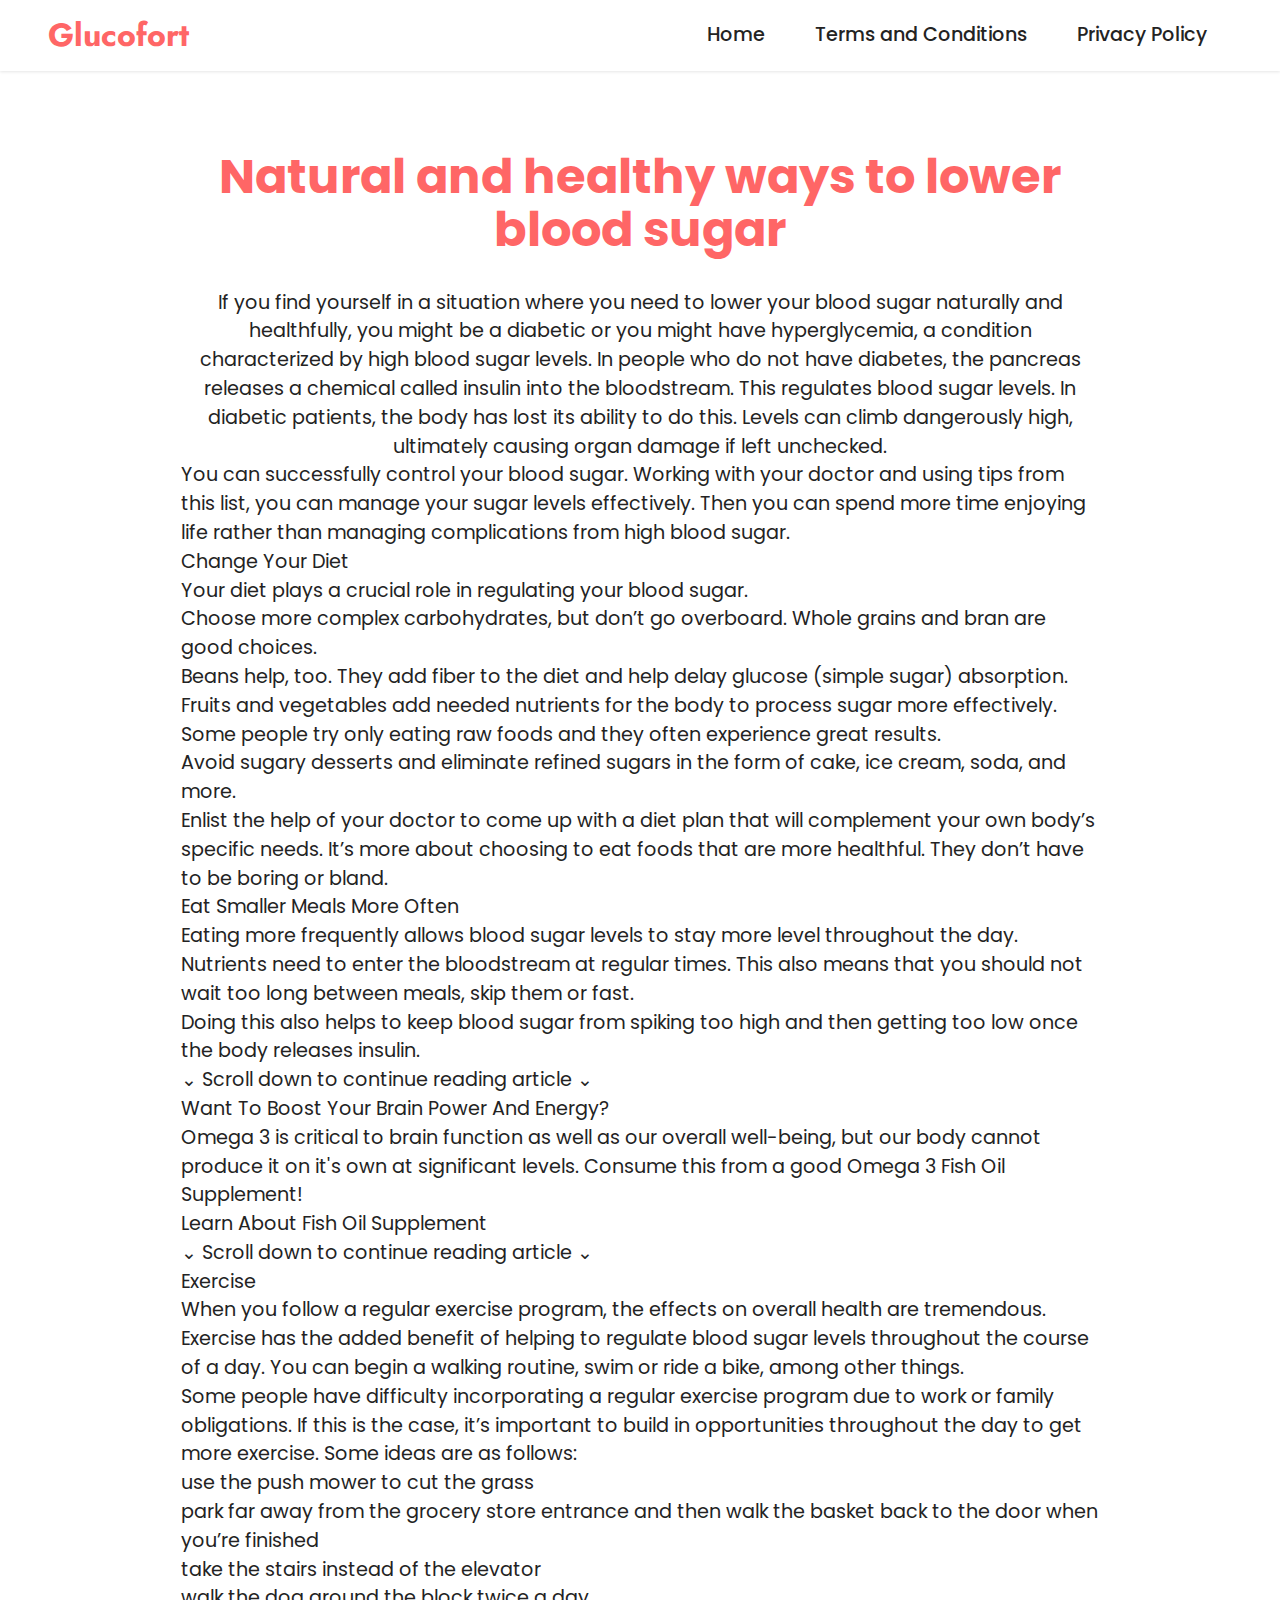
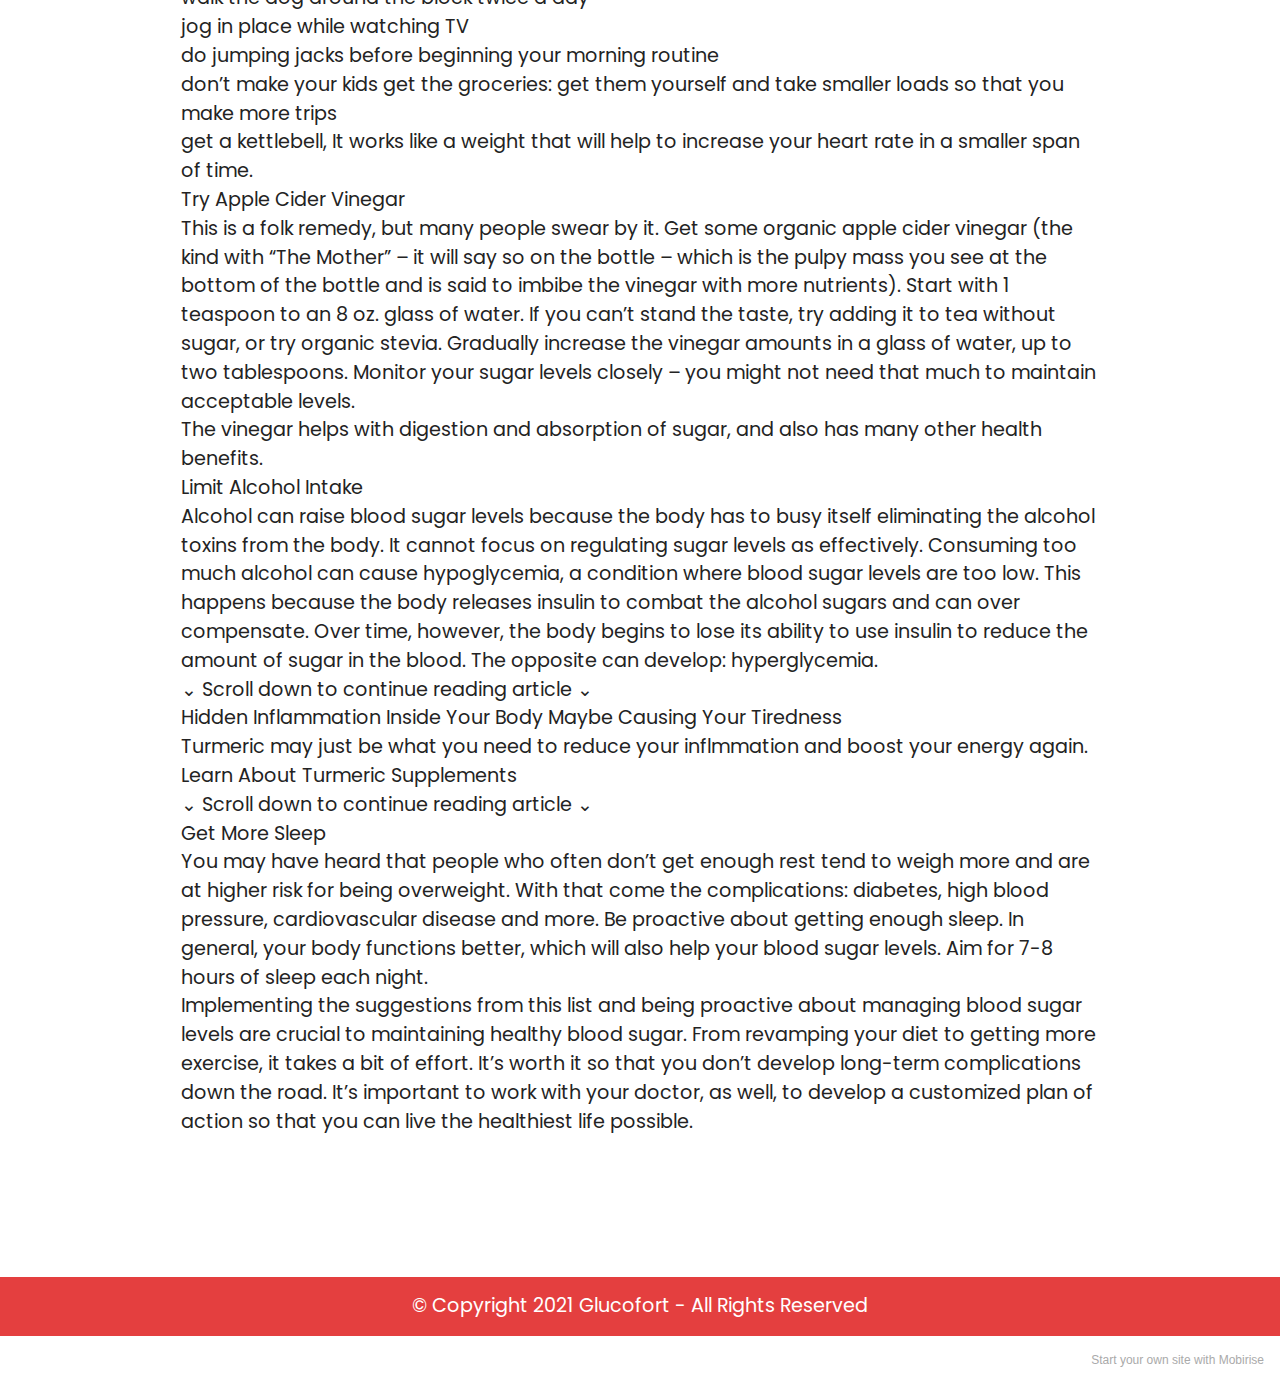
<file: index.html>
<!DOCTYPE html>
<html  >
<head>
  <!-- Site made with Mobirise Website Builder v5.3.0, https://mobirise.com -->
  <meta charset="UTF-8">
  <meta http-equiv="X-UA-Compatible" content="IE=edge">
  <meta name="generator" content="Mobirise v5.3.0, mobirise.com">
  <meta name="viewport" content="width=device-width, initial-scale=1, minimum-scale=1">
  <link rel="shortcut icon" href="assets/images/glucofort-2-1.png" type="image/x-icon">
  <meta name="description" content="">
  
  
  <title>Glucofort</title>
  <link rel="stylesheet" href="assets/tether/tether.min.css">
  <link rel="stylesheet" href="assets/bootstrap/css/bootstrap.min.css">
  <link rel="stylesheet" href="assets/bootstrap/css/bootstrap-grid.min.css">
  <link rel="stylesheet" href="assets/bootstrap/css/bootstrap-reboot.min.css">
  <link rel="stylesheet" href="assets/dropdown/css/style.css">
  <link rel="stylesheet" href="assets/socicon/css/styles.css">
  <link rel="stylesheet" href="assets/theme/css/style.css">
  <link rel="preload" as="style" href="assets/mobirise/css/mbr-additional.css"><link rel="stylesheet" href="assets/mobirise/css/mbr-additional.css" type="text/css">
  
  
  
  
</head>
<body>
  
  <section class="menu menu2 cid-sLnIg8w67k" once="menu" id="menu2-0">
    
    <nav class="navbar navbar-dropdown navbar-expand-lg">
        <div class="container-fluid">
            <div class="navbar-brand">
                
                <span class="navbar-caption-wrap"><a class="navbar-caption text-secondary display-5" href="https://afflat3d2.com/lnk.asp?o=22032&c=918273&a=212819&k=0&l=23007&s1=head">Glucofort</a></span>
            </div>
            <button class="navbar-toggler" type="button" data-toggle="collapse" data-target="#navbarSupportedContent" aria-controls="navbarNavAltMarkup" aria-expanded="false" aria-label="Toggle navigation">
                <div class="hamburger">
                    <span></span>
                    <span></span>
                    <span></span>
                    <span></span>
                </div>
            </button>
            <div class="collapse navbar-collapse" id="navbarSupportedContent">
                <ul class="navbar-nav nav-dropdown nav-right" data-app-modern-menu="true"><li class="nav-item"><a class="nav-link link text-black text-primary display-7" href="index.html">Home</a></li>
                    <li class="nav-item"><a class="nav-link link text-black text-primary display-7" href="page1.html">Terms and Conditions</a></li>
                    <li class="nav-item"><a class="nav-link link text-black text-primary display-7" href="page2.html">Privacy Policy</a>
                    </li></ul>
                
                
            </div>
        </div>
    </nav>
</section>

<section class="content4 cid-sNDH5h001V" id="content4-d">
    
    
    <div class="container">
        <div class="row justify-content-center">
            <div class="title col-md-12 col-lg-10">
                <h3 class="mbr-section-title mbr-fonts-style align-center mb-4 display-2"><strong>Natural and healthy ways to lower blood sugar</strong></h3>
                <h4 class="mbr-section-subtitle align-center mbr-fonts-style mb-4 display-7">If you find yourself in a situation where you need to lower your blood sugar naturally and healthfully, you might be a diabetic or you might have hyperglycemia, a condition characterized by high blood sugar levels. In people who do not have diabetes, the pancreas releases a chemical called insulin into the bloodstream. This regulates blood sugar levels. In diabetic patients, the body has lost its ability to do this. Levels can climb dangerously high, ultimately causing organ damage if left unchecked.
<div>
</div><div>You can successfully control your blood sugar. Working with your doctor and using tips from this list, you can manage your sugar levels effectively. Then you can spend more time enjoying life rather than managing complications from high blood sugar.
</div><div>
</div><div>Change Your Diet
</div><div>Your diet plays a crucial role in regulating your blood sugar.
</div><div>
</div><div>Choose more complex carbohydrates, but don’t go overboard. Whole grains and bran are good choices.
</div><div>Beans help, too. They add fiber to the diet and help delay glucose (simple sugar) absorption.
</div><div>Fruits and vegetables add needed nutrients for the body to process sugar more effectively.
</div><div>Some people try only eating raw foods and they often experience great results.
</div><div>Avoid sugary desserts and eliminate refined sugars in the form of cake, ice cream, soda, and more.
</div><div>Enlist the help of your doctor to come up with a diet plan that will complement your own body’s specific needs. It’s more about choosing to eat foods that are more healthful. They don’t have to be boring or bland.
</div><div>
</div><div>Eat Smaller Meals More Often
</div><div>Eating more frequently allows blood sugar levels to stay more level throughout the day. Nutrients need to enter the bloodstream at regular times. This also means that you should not wait too long between meals, skip them or fast.
</div><div>
</div><div>Doing this also helps to keep blood sugar from spiking too high and then getting too low once the body releases insulin.
</div><div>
</div><div>⌄ Scroll down to continue reading article ⌄
</div><div>Want To Boost Your Brain Power And Energy?
</div><div>Omega 3 is critical to brain function as well as our overall well-being, but our body cannot produce it on it's own at significant levels. Consume this from a good Omega 3 Fish Oil Supplement!
</div><div>
</div><div>Learn About Fish Oil Supplement
</div><div>
</div><div>⌄ Scroll down to continue reading article ⌄
</div><div>Exercise
</div><div>When you follow a regular exercise program, the effects on overall health are tremendous. Exercise has the added benefit of helping to regulate blood sugar levels throughout the course of a day. You can begin a walking routine, swim or ride a bike, among other things.
</div><div>
</div><div>Some people have difficulty incorporating a regular exercise program due to work or family obligations. If this is the case, it’s important to build in opportunities throughout the day to get more exercise. Some ideas are as follows:
</div><div>
</div><div>use the push mower to cut the grass
</div><div>park far away from the grocery store entrance and then walk the basket back to the door when you’re finished
</div><div>take the stairs instead of the elevator
</div><div>walk the dog around the block twice a day
</div><div>jog in place while watching TV
</div><div>do jumping jacks before beginning your morning routine
</div><div>don’t make your kids get the groceries: get them yourself and take smaller loads so that you make more trips
</div><div>get a kettlebell, It works like a weight that will help to increase your heart rate in a smaller span of time.
</div><div>Try Apple Cider Vinegar
</div><div>This is a folk remedy, but many people swear by it. Get some organic apple cider vinegar (the kind with “The Mother” – it will say so on the bottle – which is the pulpy mass you see at the bottom of the bottle and is said to imbibe the vinegar with more nutrients). Start with 1 teaspoon to an 8 oz. glass of water. If you can’t stand the taste, try adding it to tea without sugar, or try organic stevia. Gradually increase the vinegar amounts in a glass of water, up to two tablespoons. Monitor your sugar levels closely – you might not need that much to maintain acceptable levels.
</div><div>
</div><div>The vinegar helps with digestion and absorption of sugar, and also has many other health benefits.
</div><div>
</div><div>Limit Alcohol Intake
</div><div>Alcohol can raise blood sugar levels because the body has to busy itself eliminating the alcohol toxins from the body. It cannot focus on regulating sugar levels as effectively. Consuming too much alcohol can cause hypoglycemia, a condition where blood sugar levels are too low. This happens because the body releases insulin to combat the alcohol sugars and can over compensate. Over time, however, the body begins to lose its ability to use insulin to reduce the amount of sugar in the blood. The opposite can develop: hyperglycemia.
</div><div>
</div><div>⌄ Scroll down to continue reading article ⌄
</div><div>Hidden Inflammation Inside Your Body Maybe Causing Your Tiredness
</div><div>Turmeric may just be what you need to reduce your inflmmation and boost your energy again.
</div><div>
</div><div>Learn About Turmeric Supplements
</div><div>
</div><div>⌄ Scroll down to continue reading article ⌄
</div><div>Get More Sleep
</div><div>You may have heard that people who often don’t get enough rest tend to weigh more and are at higher risk for being overweight. With that come the complications: diabetes, high blood pressure, cardiovascular disease and more. Be proactive about getting enough sleep. In general, your body functions better, which will also help your blood sugar levels. Aim for 7-8 hours of sleep each night.
</div><div>
</div><div>Implementing the suggestions from this list and being proactive about managing blood sugar levels are crucial to maintaining healthy blood sugar. From revamping your diet to getting more exercise, it takes a bit of effort. It’s worth it so that you don’t develop long-term complications down the road.  It’s important to work with your doctor, as well, to develop a customized plan of action so that you can live the healthiest life possible.
</div><div>
</div><div><br></div></h4>
                
            </div>
        </div>
    </div>
</section>

<section class="footer7 cid-sLnUy8c4Lm" once="footers" id="footer7-c">

    

    

    <div class="container">
        <div class="media-container-row align-center mbr-white">
            <div class="col-12">
                <p class="mbr-text mb-0 mbr-fonts-style display-7">
                    © Copyright 2021 Glucofort - All Rights Reserved
                </p>
            </div>
        </div>
    </div>
</section><section style="background-color: #fff; font-family: -apple-system, BlinkMacSystemFont, 'Segoe UI', 'Roboto', 'Helvetica Neue', Arial, sans-serif; color:#aaa; font-size:12px; padding: 0; align-items: center; display: flex;"><a href="https://mobirise.site/i" style="flex: 1 1; height: 3rem; padding-left: 1rem;"></a><p style="flex: 0 0 auto; margin:0; padding-right:1rem;">Start your own site with <a href="https://mobirise.site/z" style="color:#aaa;">Mobirise</a></p></section><script src="assets/web/assets/jquery/jquery.min.js"></script>  <script src="assets/popper/popper.min.js"></script>  <script src="assets/tether/tether.min.js"></script>  <script src="assets/bootstrap/js/bootstrap.min.js"></script>  <script src="assets/smoothscroll/smooth-scroll.js"></script>  <script src="assets/dropdown/js/nav-dropdown.js"></script>  <script src="assets/dropdown/js/navbar-dropdown.js"></script>  <script src="assets/touchswipe/jquery.touch-swipe.min.js"></script>  <script src="assets/theme/js/script.js"></script>  
  
  
</body>
</html>
</file>
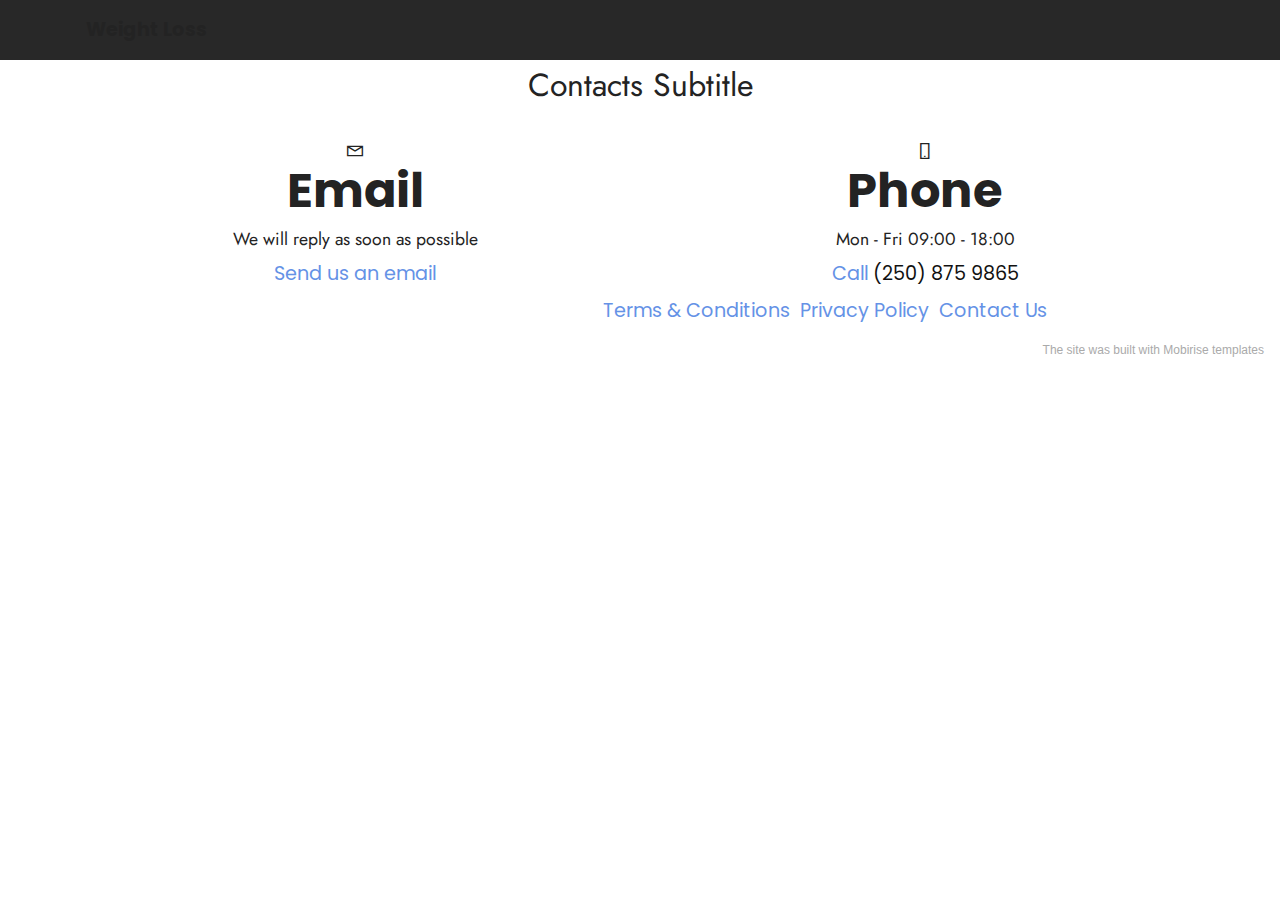
<file: contactus.html>
<!DOCTYPE html>
<html  >
<head>
  <!-- Site made with Mobirise Website Builder v5.3.0, https://mobirise.com -->
  <meta charset="UTF-8">
  <meta http-equiv="X-UA-Compatible" content="IE=edge">
  <meta name="generator" content="Mobirise v5.3.0, mobirise.com">
  <meta name="viewport" content="width=device-width, initial-scale=1, minimum-scale=1">
  <link rel="shortcut icon" href="assets/images/mbr-2.jpg" type="image/x-icon">
  <meta name="description" content="">
  
  
  <title>Contact Us</title>
  <link rel="stylesheet" href="assets/web/assets/mobirise-icons2/mobirise2.css">
  <link rel="stylesheet" href="assets/tether/tether.min.css">
  <link rel="stylesheet" href="assets/bootstrap/css/bootstrap.min.css">
  <link rel="stylesheet" href="assets/bootstrap/css/bootstrap-grid.min.css">
  <link rel="stylesheet" href="assets/bootstrap/css/bootstrap-reboot.min.css">
  <link rel="stylesheet" href="assets/dropdown/css/style.css">
  <link rel="stylesheet" href="assets/socicon/css/styles.css">
  <link rel="stylesheet" href="assets/theme/css/style.css">
  <link rel="preload" as="style" href="assets/mobirise/css/mbr-additional.css"><link rel="stylesheet" href="assets/mobirise/css/mbr-additional.css" type="text/css">
  
  
  
  
</head>
<body>
  
  <section class="menu menu2 cid-syPD8V8uNG" once="menu" id="menu2-b">
    
    <nav class="navbar navbar-dropdown navbar-fixed-top navbar-expand-lg">
        <div class="container">
            <div class="navbar-brand">
                
                <span class="navbar-caption-wrap"><a class="navbar-caption text-black display-7" href="https://mobiri.se">Weight Loss</a></span>
            </div>
            
            
        </div>
    </nav>
</section>

<section class="contacts1 cid-syPOrothog" id="contacts1-d">

    

    
    <div class="container">
        <div class="mbr-section-head">
            <h3 class="mbr-section-title mbr-fonts-style align-center mb-0 display-2">
                <strong>Contacts</strong>
            </h3>
            <h4 class="mbr-section-subtitle mbr-fonts-style align-center mb-0 mt-2 display-5">
                Contacts Subtitle
            </h4>
        </div>
        <div class="row justify-content-center mt-4">
            <div class="card col-12 col-lg-6">
                <div class="card-wrapper">
                    <div class="card-box align-center">
                        <div class="image-wrapper">
                            <span class="mbr-iconfont mobi-mbri-letter mobi-mbri"></span>
                        </div>
                        <h4 class="card-title mbr-fonts-style mb-2 display-2">
                            <strong>Email</strong>
                        </h4>
                        <p class="mbr-text mbr-fonts-style mb-2 display-4">
                            We will reply as soon as possible</p>
                        <h5 class="link mbr-fonts-style display-7"><a href="mailto:johnharismelton@gmail.com" class="text-primary">Send us an
                                email</a>
                        </h5>
                    </div>
                </div>
            </div>
            <div class="card col-12 col-lg-6">
                <div class="card-wrapper">
                    <div class="card-box align-center">
                        <div class="image-wrapper">
                            <span class="mbr-iconfont mobi-mbri-mobile-2 mobi-mbri"></span>
                        </div>
                        <h4 class="card-title mbr-fonts-style align-center mb-2 display-2">
                            <strong>Phone</strong>
                        </h4>
                        <p class="mbr-text mbr-fonts-style mb-2 display-4">
                            Mon - Fri 09:00 - 18:00</p>
                        <h5 class="link mbr-black mbr-fonts-style display-7">
                            <a href="tel:+12345678910" class="text-primary">Call </a>(250) 875 9865</h5>
                    </div>
                </div>
            </div>
        </div>
    </div>
</section>

<section class="footer7 cid-syPQbxsHvz" once="footers" id="footer7-e">

    

    

    <div class="container">
        <div class="media-container-row align-center mbr-white">
            <div class="col-12">
                <p class="mbr-text mb-0 mbr-fonts-style display-7">
                    © Copyright 2021 - All Rights Reserved&nbsp; <a href="terms&conditions.html" class="text-primary">Terms &amp; Conditions</a>&nbsp; <a href="privacypolicy.html" class="text-primary">Privacy Policy</a>&nbsp; <a href="contactus.html" class="text-primary">Contact Us</a></p>
            </div>
        </div>
    </div>
</section><section style="background-color: #fff; font-family: -apple-system, BlinkMacSystemFont, 'Segoe UI', 'Roboto', 'Helvetica Neue', Arial, sans-serif; color:#aaa; font-size:12px; padding: 0; align-items: center; display: flex;"><a href="https://mobirise.site/s" style="flex: 1 1; height: 3rem; padding-left: 1rem;"></a><p style="flex: 0 0 auto; margin:0; padding-right:1rem;"><a href="https://mobirise.site/r" style="color:#aaa;">The site</a> was built with Mobirise templates</p></section><script src="assets/web/assets/jquery/jquery.min.js"></script>  <script src="assets/popper/popper.min.js"></script>  <script src="assets/tether/tether.min.js"></script>  <script src="assets/bootstrap/js/bootstrap.min.js"></script>  <script src="assets/smoothscroll/smooth-scroll.js"></script>  <script src="assets/dropdown/js/nav-dropdown.js"></script>  <script src="assets/dropdown/js/navbar-dropdown.js"></script>  <script src="assets/touchswipe/jquery.touch-swipe.min.js"></script>  <script src="assets/theme/js/script.js"></script>  
  
  
</body>
</html>
</file>
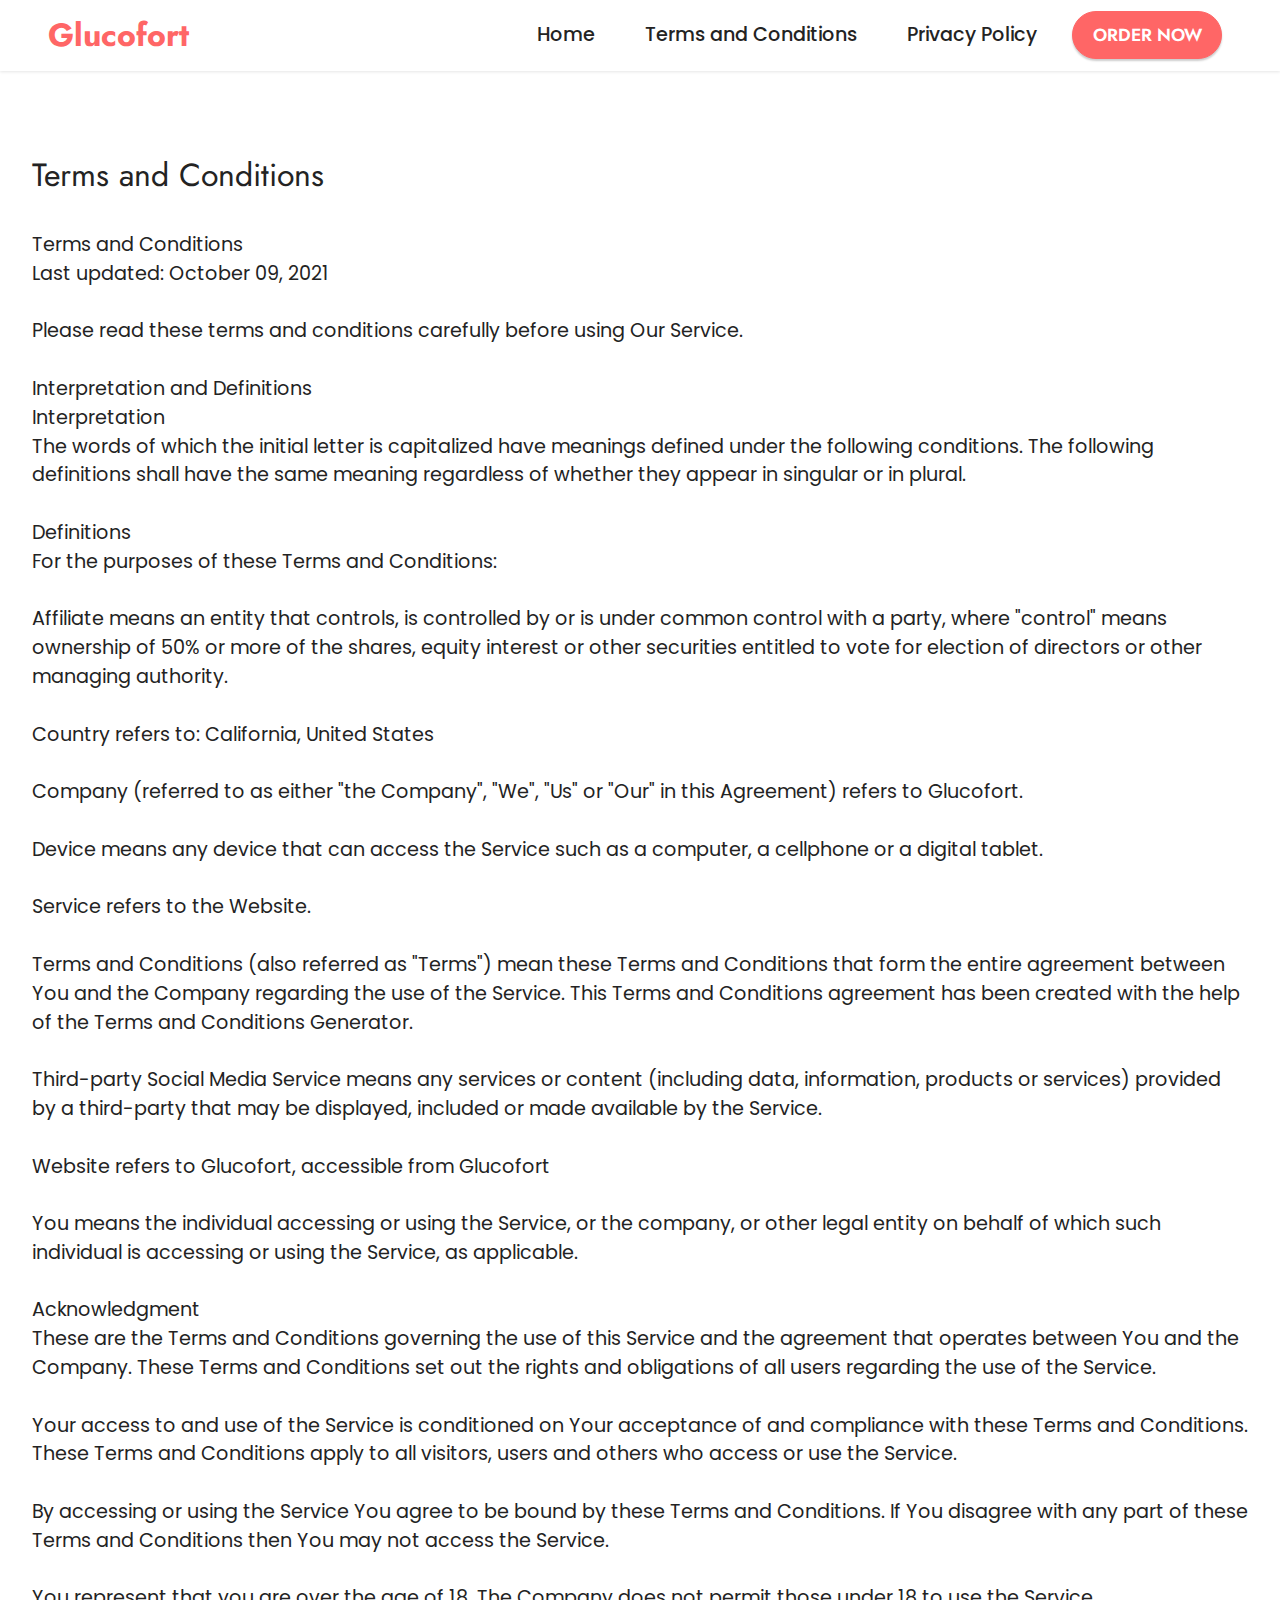
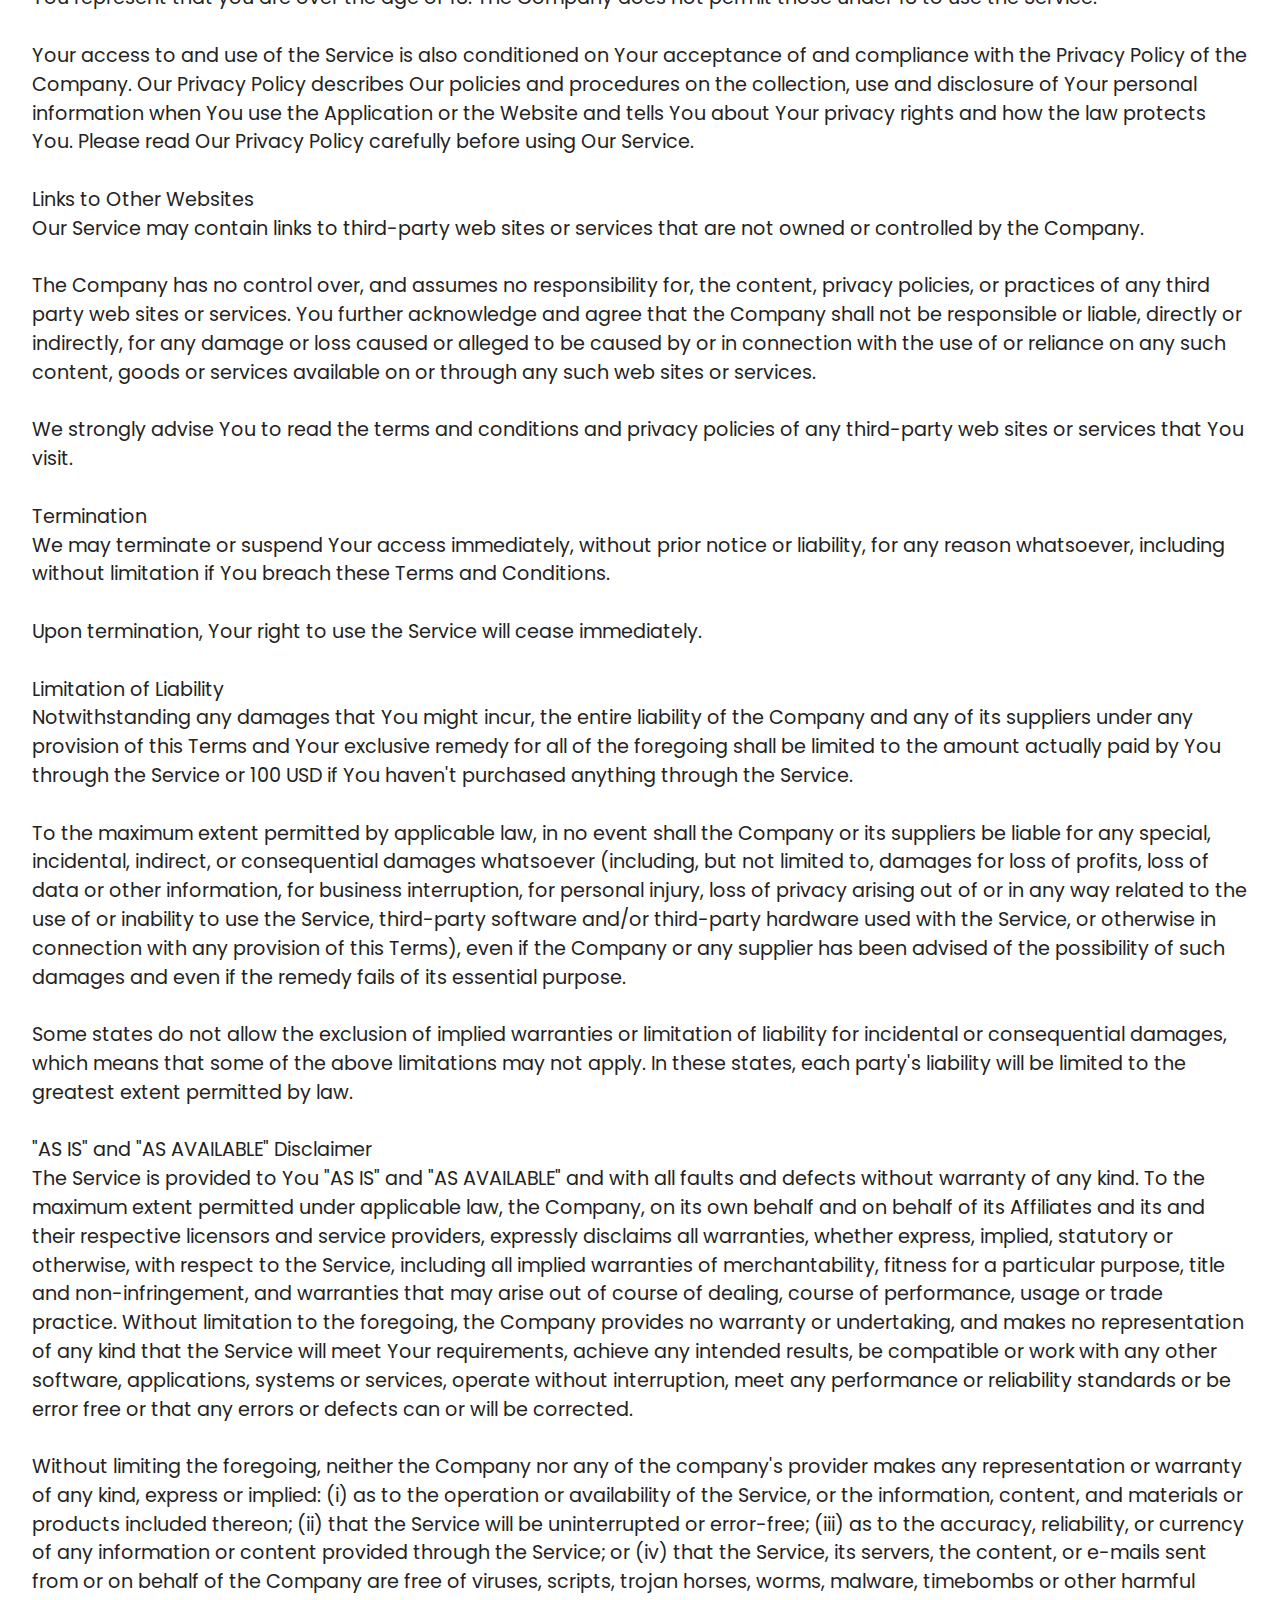
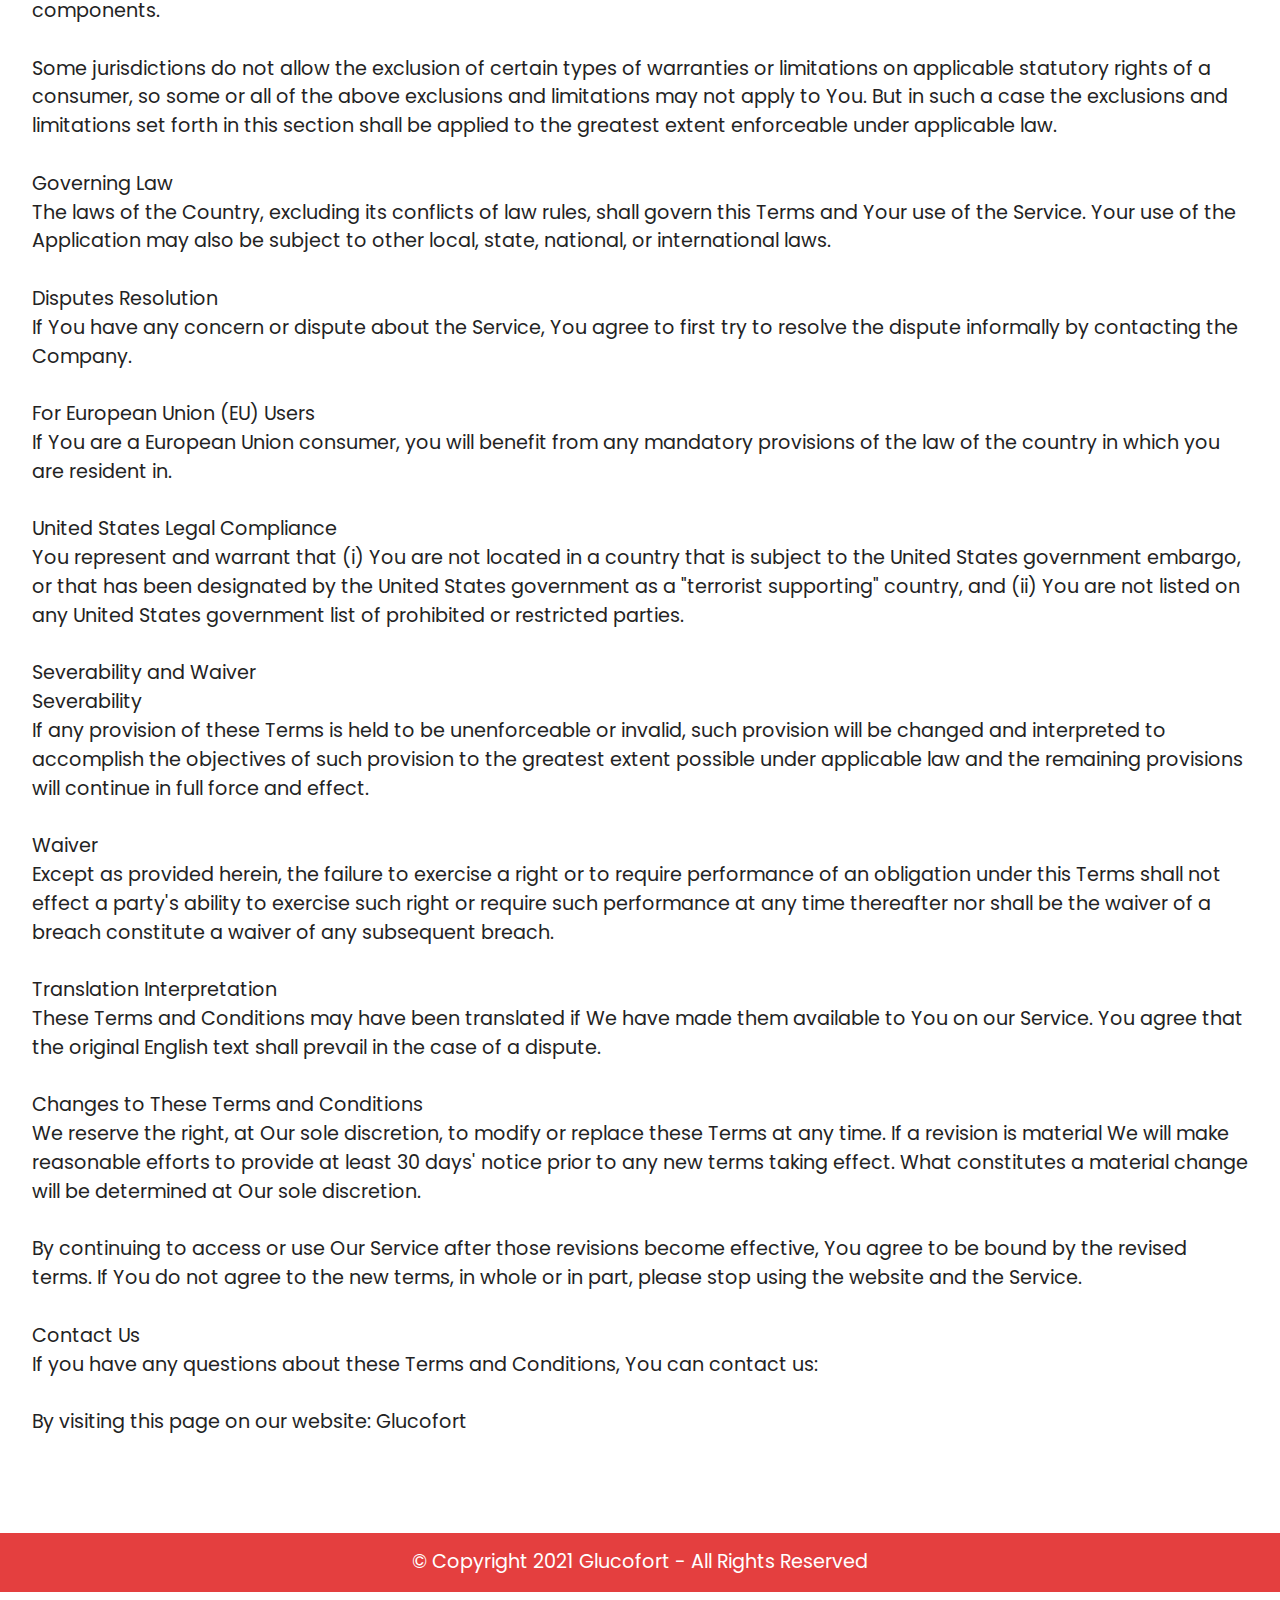
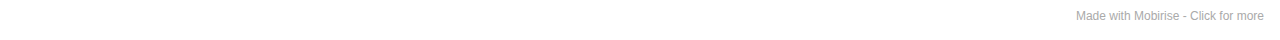
<file: page1.html>
<!DOCTYPE html>
<html  >
<head>
  <!-- Site made with Mobirise Website Builder v5.3.0, https://mobirise.com -->
  <meta charset="UTF-8">
  <meta http-equiv="X-UA-Compatible" content="IE=edge">
  <meta name="generator" content="Mobirise v5.3.0, mobirise.com">
  <meta name="viewport" content="width=device-width, initial-scale=1, minimum-scale=1">
  <link rel="shortcut icon" href="assets/images/glucofort-2-1.png" type="image/x-icon">
  <meta name="description" content="">
  
  
  <title>Terms</title>
  <link rel="stylesheet" href="assets/tether/tether.min.css">
  <link rel="stylesheet" href="assets/bootstrap/css/bootstrap.min.css">
  <link rel="stylesheet" href="assets/bootstrap/css/bootstrap-grid.min.css">
  <link rel="stylesheet" href="assets/bootstrap/css/bootstrap-reboot.min.css">
  <link rel="stylesheet" href="assets/dropdown/css/style.css">
  <link rel="stylesheet" href="assets/socicon/css/styles.css">
  <link rel="stylesheet" href="assets/theme/css/style.css">
  <link rel="preload" as="style" href="assets/mobirise/css/mbr-additional.css"><link rel="stylesheet" href="assets/mobirise/css/mbr-additional.css" type="text/css">
  
  
  
  
</head>
<body>
  
  <section class="menu menu2 cid-sLnIg8w67k" once="menu" id="menu2-8">
    
    <nav class="navbar navbar-dropdown navbar-expand-lg">
        <div class="container-fluid">
            <div class="navbar-brand">
                
                <span class="navbar-caption-wrap"><a class="navbar-caption text-secondary display-5" href="https://afflat3d2.com/lnk.asp?o=22032&c=918273&a=212819&k=0&l=23007&s1=head">Glucofort</a></span>
            </div>
            <button class="navbar-toggler" type="button" data-toggle="collapse" data-target="#navbarSupportedContent" aria-controls="navbarNavAltMarkup" aria-expanded="false" aria-label="Toggle navigation">
                <div class="hamburger">
                    <span></span>
                    <span></span>
                    <span></span>
                    <span></span>
                </div>
            </button>
            <div class="collapse navbar-collapse" id="navbarSupportedContent">
                <ul class="navbar-nav nav-dropdown" data-app-modern-menu="true"><li class="nav-item"><a class="nav-link link text-black text-primary display-7" href="index.html">Home</a></li>
                    <li class="nav-item"><a class="nav-link link text-black text-primary display-7" href="page1.html">Terms and Conditions</a></li>
                    <li class="nav-item"><a class="nav-link link text-black text-primary display-7" href="page2.html">Privacy Policy</a>
                    </li></ul>
                
                <div class="navbar-buttons mbr-section-btn"><a class="btn btn-secondary display-4" href="https://expressrevenue.com/link.php?affid=1501&campid=4836&screid=4884&subid=&subid2=&subid3=">ORDER NOW</a></div>
            </div>
        </div>
    </nav>
</section>

<section class="content5 cid-sLnTCGP4ar" id="content5-9">
    
    <div class="container-fluid">
        <div class="row justify-content-center">
            <div class="col-md-12 col-lg-12">
                
                <h4 class="mbr-section-subtitle mbr-fonts-style mb-4 display-5">Terms and Conditions</h4>
                <p class="mbr-text mbr-fonts-style display-7">Terms and Conditions
<br>Last updated: October 09, 2021
<br>
<br>Please read these terms and conditions carefully before using Our Service.
<br>
<br>Interpretation and Definitions
<br>Interpretation
<br>The words of which the initial letter is capitalized have meanings defined under the following conditions. The following definitions shall have the same meaning regardless of whether they appear in singular or in plural.
<br>
<br>Definitions
<br>For the purposes of these Terms and Conditions:
<br>
<br>Affiliate means an entity that controls, is controlled by or is under common control with a party, where "control" means ownership of 50% or more of the shares, equity interest or other securities entitled to vote for election of directors or other managing authority.
<br>
<br>Country refers to: California, United States
<br>
<br>Company (referred to as either "the Company", "We", "Us" or "Our" in this Agreement) refers to Glucofort.
<br>
<br>Device means any device that can access the Service such as a computer, a cellphone or a digital tablet.
<br>
<br>Service refers to the Website.
<br>
<br>Terms and Conditions (also referred as "Terms") mean these Terms and Conditions that form the entire agreement between You and the Company regarding the use of the Service. This Terms and Conditions agreement has been created with the help of the Terms and Conditions Generator.
<br>
<br>Third-party Social Media Service means any services or content (including data, information, products or services) provided by a third-party that may be displayed, included or made available by the Service.
<br>
<br>Website refers to Glucofort, accessible from Glucofort
<br>
<br>You means the individual accessing or using the Service, or the company, or other legal entity on behalf of which such individual is accessing or using the Service, as applicable.
<br>
<br>Acknowledgment
<br>These are the Terms and Conditions governing the use of this Service and the agreement that operates between You and the Company. These Terms and Conditions set out the rights and obligations of all users regarding the use of the Service.
<br>
<br>Your access to and use of the Service is conditioned on Your acceptance of and compliance with these Terms and Conditions. These Terms and Conditions apply to all visitors, users and others who access or use the Service.
<br>
<br>By accessing or using the Service You agree to be bound by these Terms and Conditions. If You disagree with any part of these Terms and Conditions then You may not access the Service.
<br>
<br>You represent that you are over the age of 18. The Company does not permit those under 18 to use the Service.
<br>
<br>Your access to and use of the Service is also conditioned on Your acceptance of and compliance with the Privacy Policy of the Company. Our Privacy Policy describes Our policies and procedures on the collection, use and disclosure of Your personal information when You use the Application or the Website and tells You about Your privacy rights and how the law protects You. Please read Our Privacy Policy carefully before using Our Service.
<br>
<br>Links to Other Websites
<br>Our Service may contain links to third-party web sites or services that are not owned or controlled by the Company.
<br>
<br>The Company has no control over, and assumes no responsibility for, the content, privacy policies, or practices of any third party web sites or services. You further acknowledge and agree that the Company shall not be responsible or liable, directly or indirectly, for any damage or loss caused or alleged to be caused by or in connection with the use of or reliance on any such content, goods or services available on or through any such web sites or services.
<br>
<br>We strongly advise You to read the terms and conditions and privacy policies of any third-party web sites or services that You visit.
<br>
<br>Termination
<br>We may terminate or suspend Your access immediately, without prior notice or liability, for any reason whatsoever, including without limitation if You breach these Terms and Conditions.
<br>
<br>Upon termination, Your right to use the Service will cease immediately.
<br>
<br>Limitation of Liability
<br>Notwithstanding any damages that You might incur, the entire liability of the Company and any of its suppliers under any provision of this Terms and Your exclusive remedy for all of the foregoing shall be limited to the amount actually paid by You through the Service or 100 USD if You haven't purchased anything through the Service.
<br>
<br>To the maximum extent permitted by applicable law, in no event shall the Company or its suppliers be liable for any special, incidental, indirect, or consequential damages whatsoever (including, but not limited to, damages for loss of profits, loss of data or other information, for business interruption, for personal injury, loss of privacy arising out of or in any way related to the use of or inability to use the Service, third-party software and/or third-party hardware used with the Service, or otherwise in connection with any provision of this Terms), even if the Company or any supplier has been advised of the possibility of such damages and even if the remedy fails of its essential purpose.
<br>
<br>Some states do not allow the exclusion of implied warranties or limitation of liability for incidental or consequential damages, which means that some of the above limitations may not apply. In these states, each party's liability will be limited to the greatest extent permitted by law.
<br>
<br>"AS IS" and "AS AVAILABLE" Disclaimer
<br>The Service is provided to You "AS IS" and "AS AVAILABLE" and with all faults and defects without warranty of any kind. To the maximum extent permitted under applicable law, the Company, on its own behalf and on behalf of its Affiliates and its and their respective licensors and service providers, expressly disclaims all warranties, whether express, implied, statutory or otherwise, with respect to the Service, including all implied warranties of merchantability, fitness for a particular purpose, title and non-infringement, and warranties that may arise out of course of dealing, course of performance, usage or trade practice. Without limitation to the foregoing, the Company provides no warranty or undertaking, and makes no representation of any kind that the Service will meet Your requirements, achieve any intended results, be compatible or work with any other software, applications, systems or services, operate without interruption, meet any performance or reliability standards or be error free or that any errors or defects can or will be corrected.
<br>
<br>Without limiting the foregoing, neither the Company nor any of the company's provider makes any representation or warranty of any kind, express or implied: (i) as to the operation or availability of the Service, or the information, content, and materials or products included thereon; (ii) that the Service will be uninterrupted or error-free; (iii) as to the accuracy, reliability, or currency of any information or content provided through the Service; or (iv) that the Service, its servers, the content, or e-mails sent from or on behalf of the Company are free of viruses, scripts, trojan horses, worms, malware, timebombs or other harmful components.
<br>
<br>Some jurisdictions do not allow the exclusion of certain types of warranties or limitations on applicable statutory rights of a consumer, so some or all of the above exclusions and limitations may not apply to You. But in such a case the exclusions and limitations set forth in this section shall be applied to the greatest extent enforceable under applicable law.
<br>
<br>Governing Law
<br>The laws of the Country, excluding its conflicts of law rules, shall govern this Terms and Your use of the Service. Your use of the Application may also be subject to other local, state, national, or international laws.
<br>
<br>Disputes Resolution
<br>If You have any concern or dispute about the Service, You agree to first try to resolve the dispute informally by contacting the Company.
<br>
<br>For European Union (EU) Users
<br>If You are a European Union consumer, you will benefit from any mandatory provisions of the law of the country in which you are resident in.
<br>
<br>United States Legal Compliance
<br>You represent and warrant that (i) You are not located in a country that is subject to the United States government embargo, or that has been designated by the United States government as a "terrorist supporting" country, and (ii) You are not listed on any United States government list of prohibited or restricted parties.
<br>
<br>Severability and Waiver
<br>Severability
<br>If any provision of these Terms is held to be unenforceable or invalid, such provision will be changed and interpreted to accomplish the objectives of such provision to the greatest extent possible under applicable law and the remaining provisions will continue in full force and effect.
<br>
<br>Waiver
<br>Except as provided herein, the failure to exercise a right or to require performance of an obligation under this Terms shall not effect a party's ability to exercise such right or require such performance at any time thereafter nor shall be the waiver of a breach constitute a waiver of any subsequent breach.
<br>
<br>Translation Interpretation
<br>These Terms and Conditions may have been translated if We have made them available to You on our Service. You agree that the original English text shall prevail in the case of a dispute.
<br>
<br>Changes to These Terms and Conditions
<br>We reserve the right, at Our sole discretion, to modify or replace these Terms at any time. If a revision is material We will make reasonable efforts to provide at least 30 days' notice prior to any new terms taking effect. What constitutes a material change will be determined at Our sole discretion.
<br>
<br>By continuing to access or use Our Service after those revisions become effective, You agree to be bound by the revised terms. If You do not agree to the new terms, in whole or in part, please stop using the website and the Service.
<br>
<br>Contact Us
<br>If you have any questions about these Terms and Conditions, You can contact us:
<br>
<br>By visiting this page on our website: Glucofort</p>
            </div>
        </div>
    </div>
</section>

<section class="footer7 cid-sLnUy8c4Lm" once="footers" id="footer7-c">

    

    

    <div class="container">
        <div class="media-container-row align-center mbr-white">
            <div class="col-12">
                <p class="mbr-text mb-0 mbr-fonts-style display-7">
                    © Copyright 2021 Glucofort - All Rights Reserved
                </p>
            </div>
        </div>
    </div>
</section><section style="background-color: #fff; font-family: -apple-system, BlinkMacSystemFont, 'Segoe UI', 'Roboto', 'Helvetica Neue', Arial, sans-serif; color:#aaa; font-size:12px; padding: 0; align-items: center; display: flex;"><a href="https://mobirise.site/m" style="flex: 1 1; height: 3rem; padding-left: 1rem;"></a><p style="flex: 0 0 auto; margin:0; padding-right:1rem;">Made with Mobirise - <a href="https://mobirise.site/l" style="color:#aaa;">Click for more</a></p></section><script src="assets/web/assets/jquery/jquery.min.js"></script>  <script src="assets/popper/popper.min.js"></script>  <script src="assets/tether/tether.min.js"></script>  <script src="assets/bootstrap/js/bootstrap.min.js"></script>  <script src="assets/smoothscroll/smooth-scroll.js"></script>  <script src="assets/dropdown/js/nav-dropdown.js"></script>  <script src="assets/dropdown/js/navbar-dropdown.js"></script>  <script src="assets/touchswipe/jquery.touch-swipe.min.js"></script>  <script src="assets/theme/js/script.js"></script>  
  
  
</body>
</html>
</file>
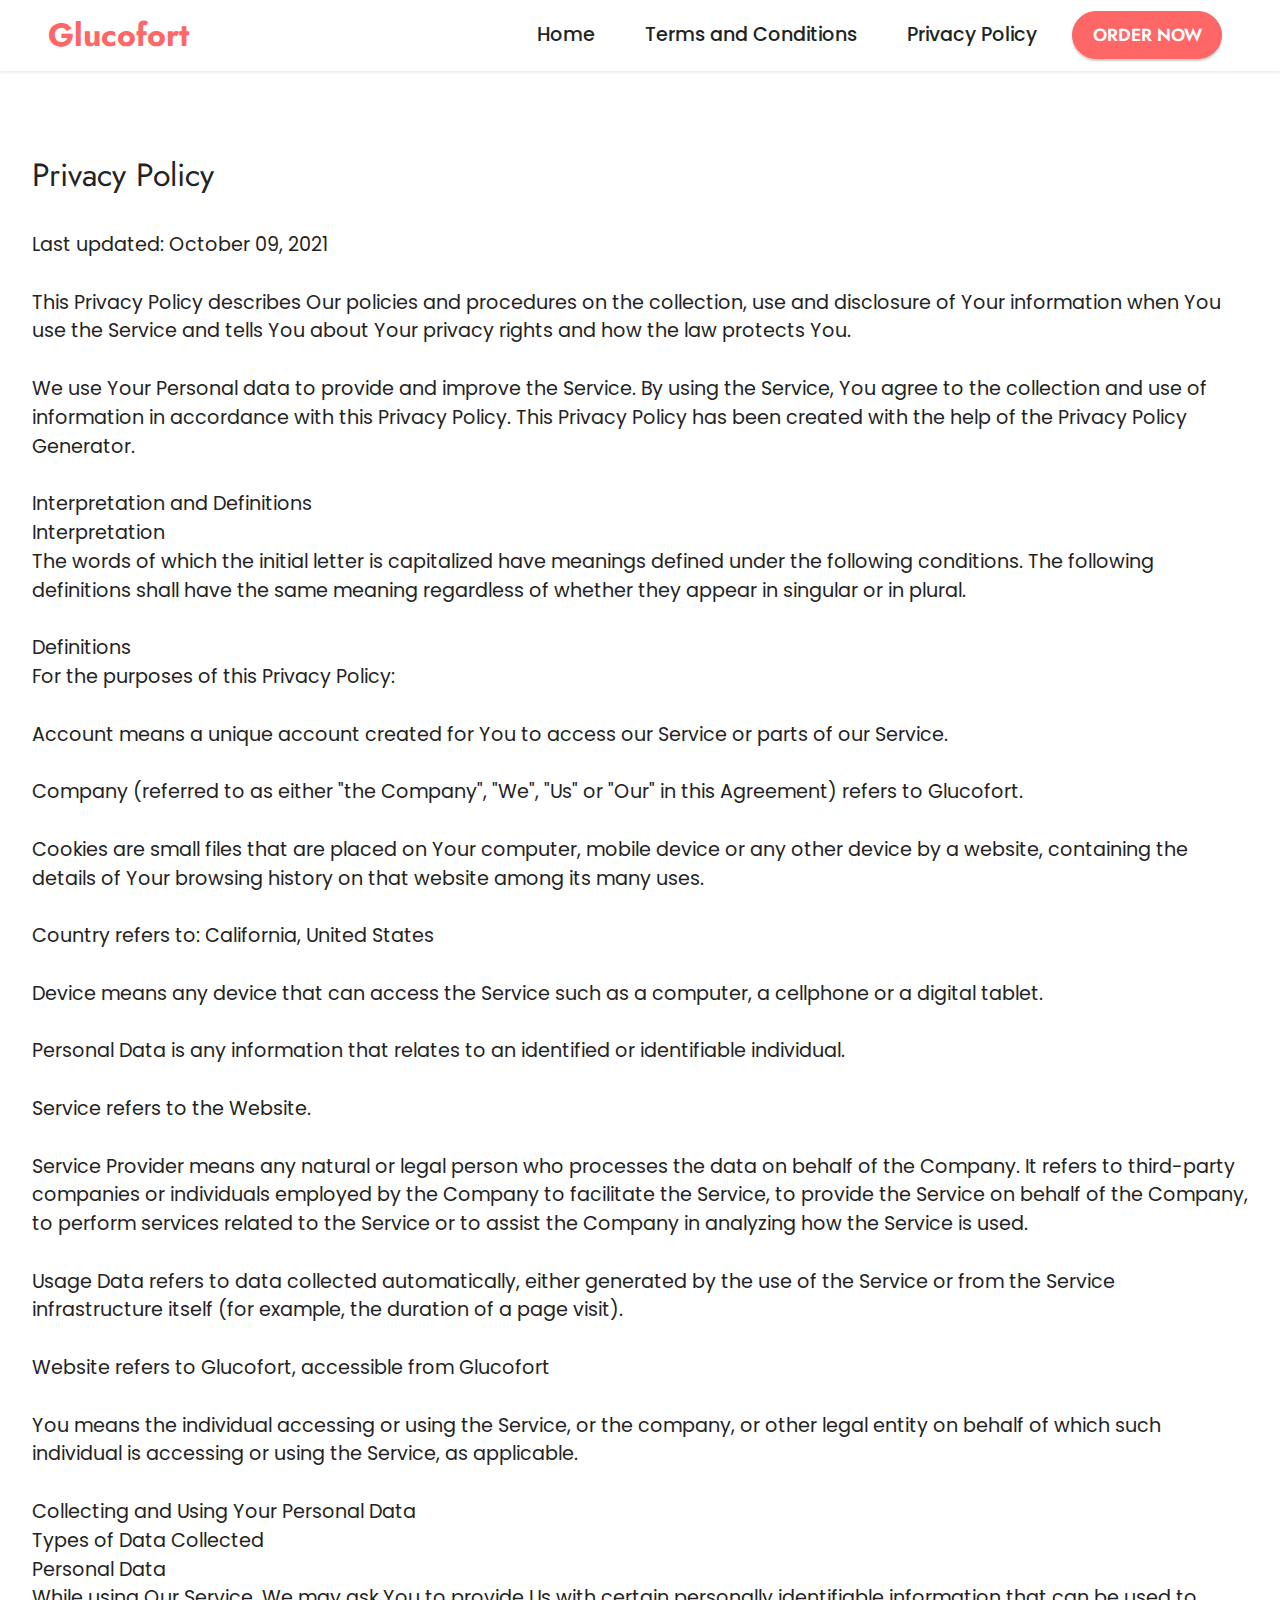
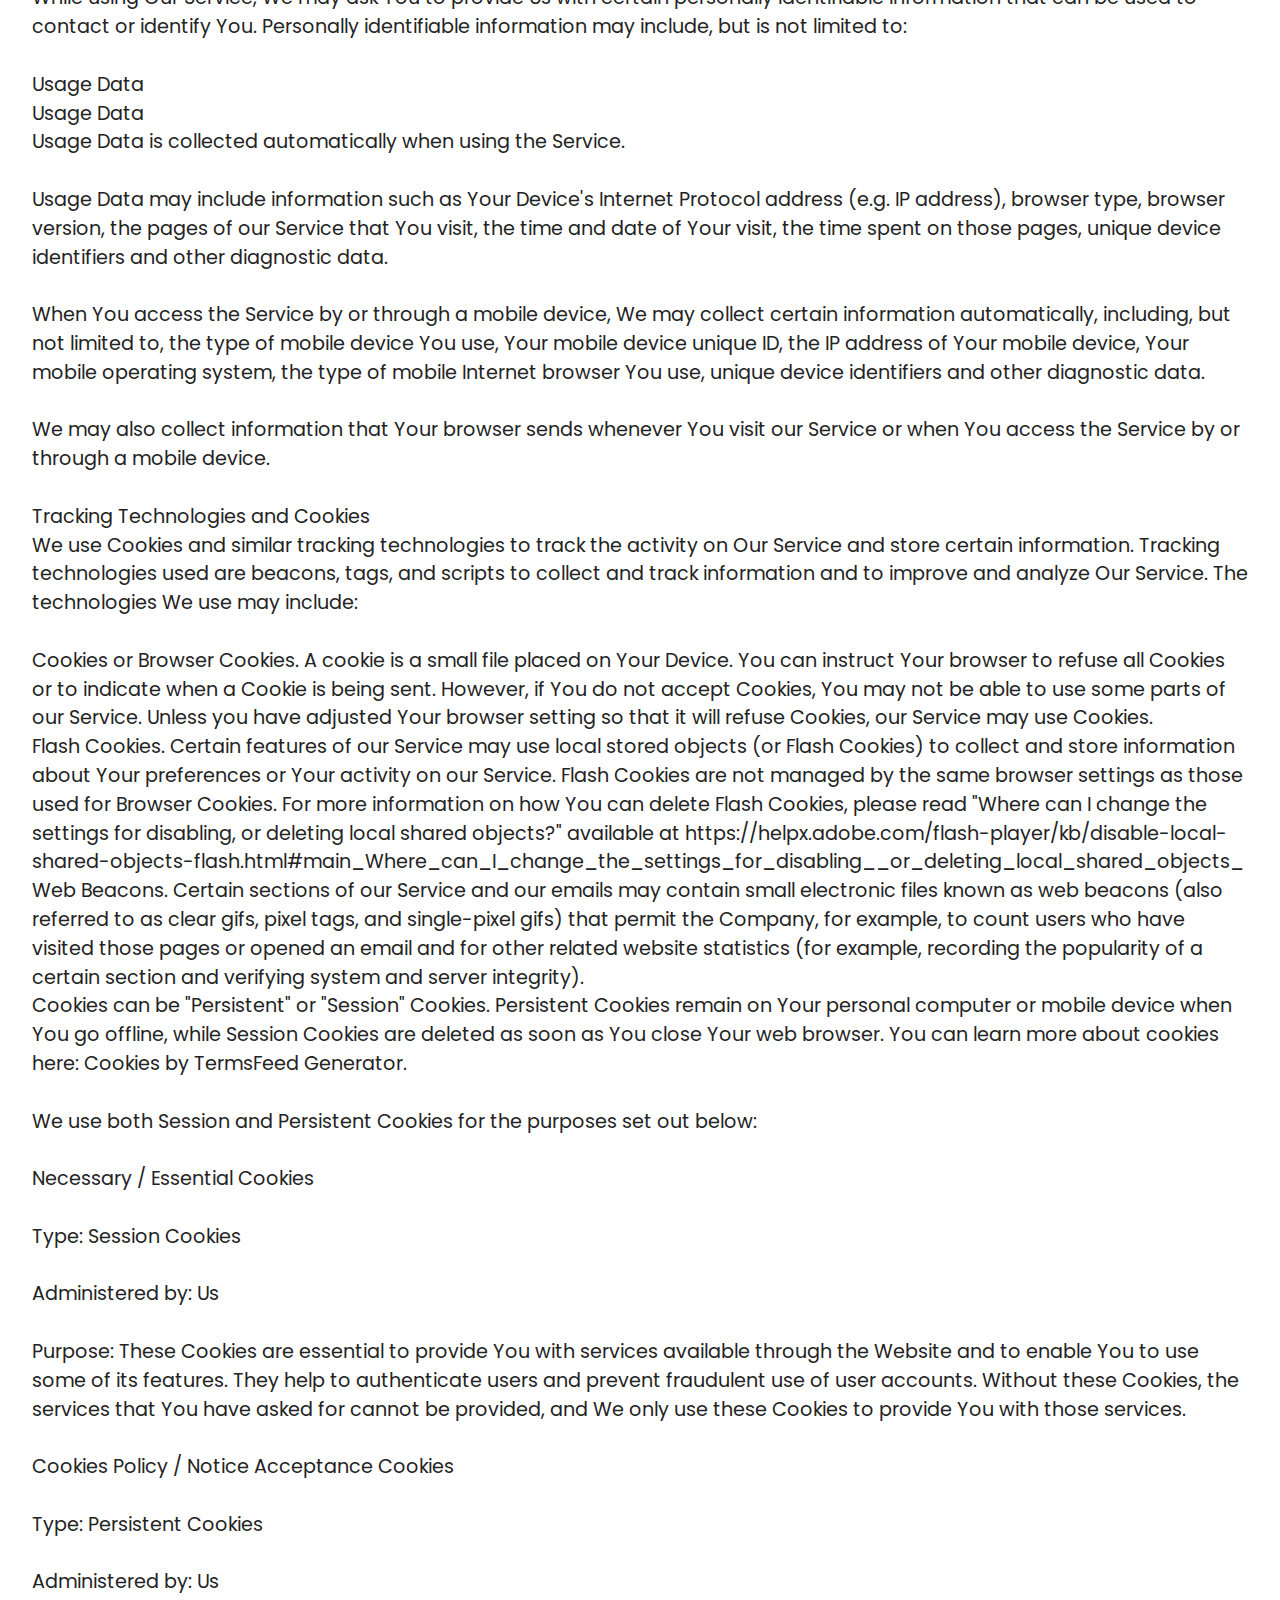
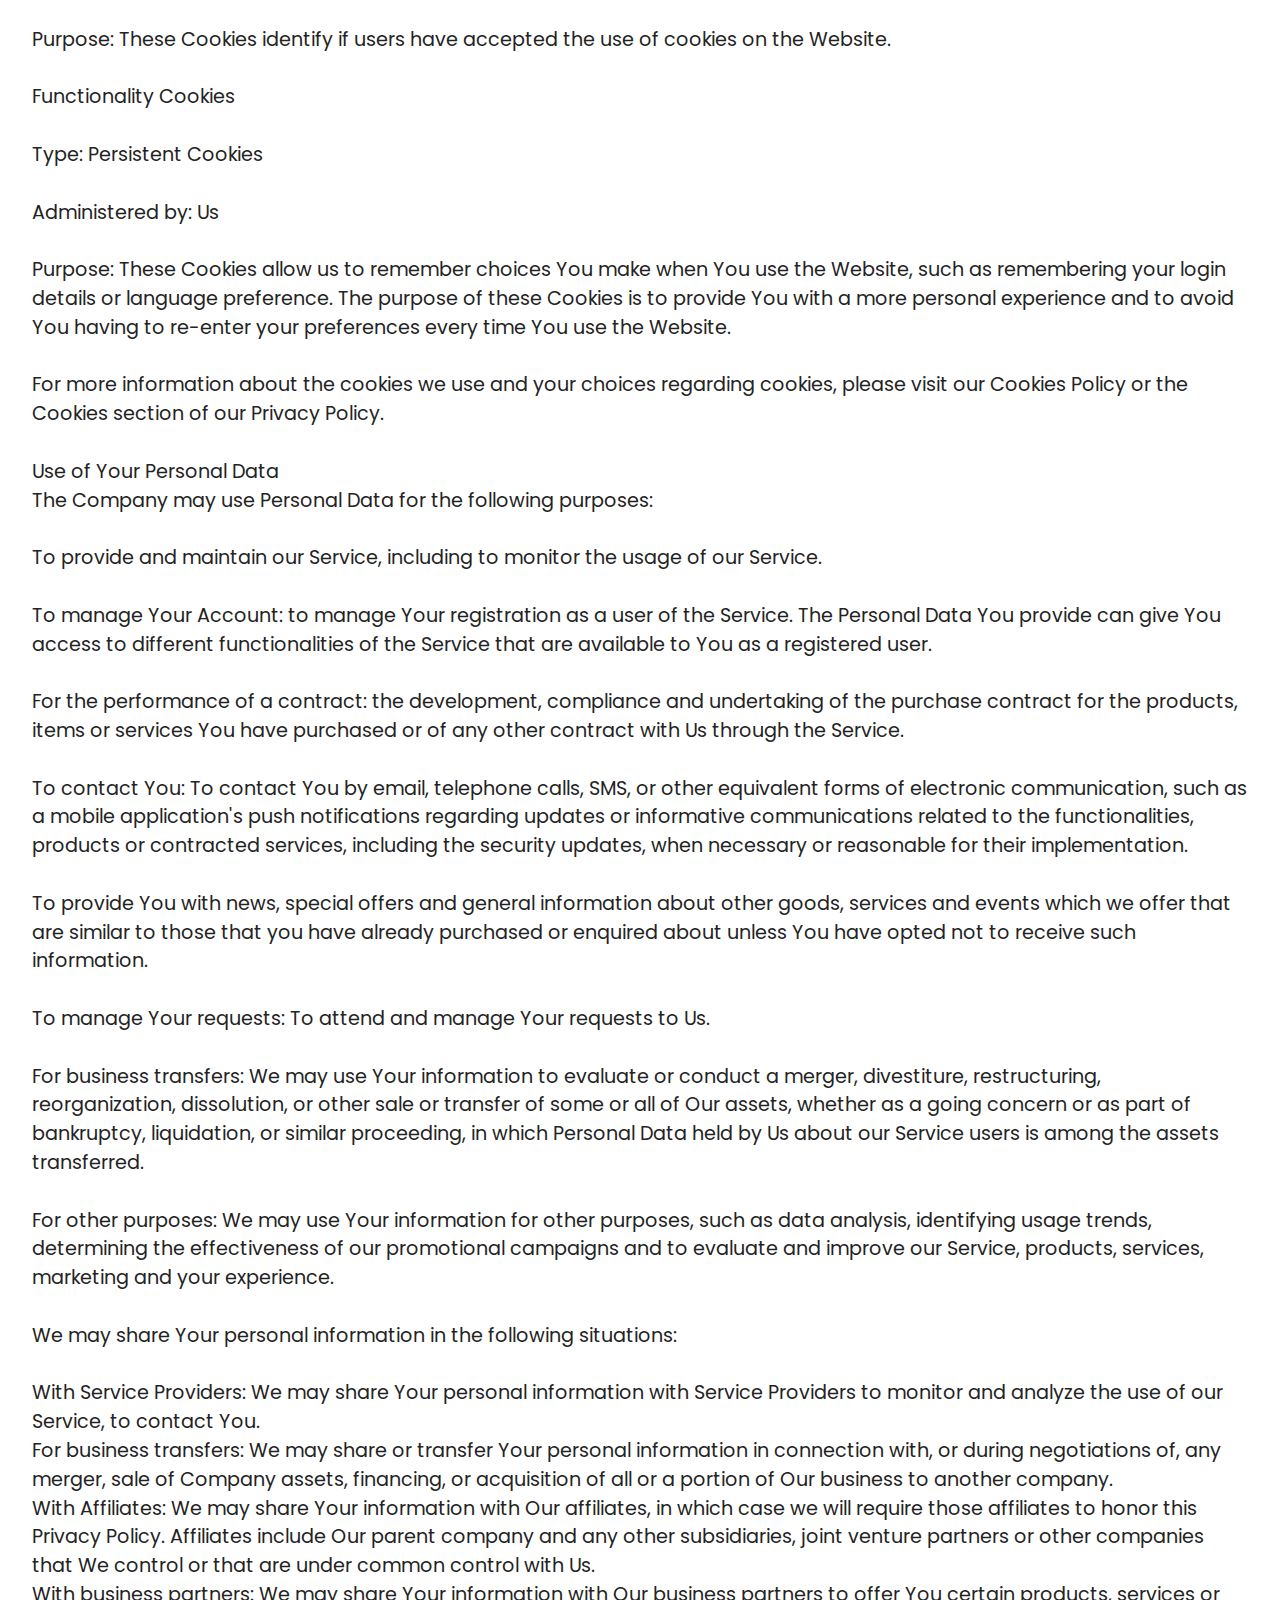
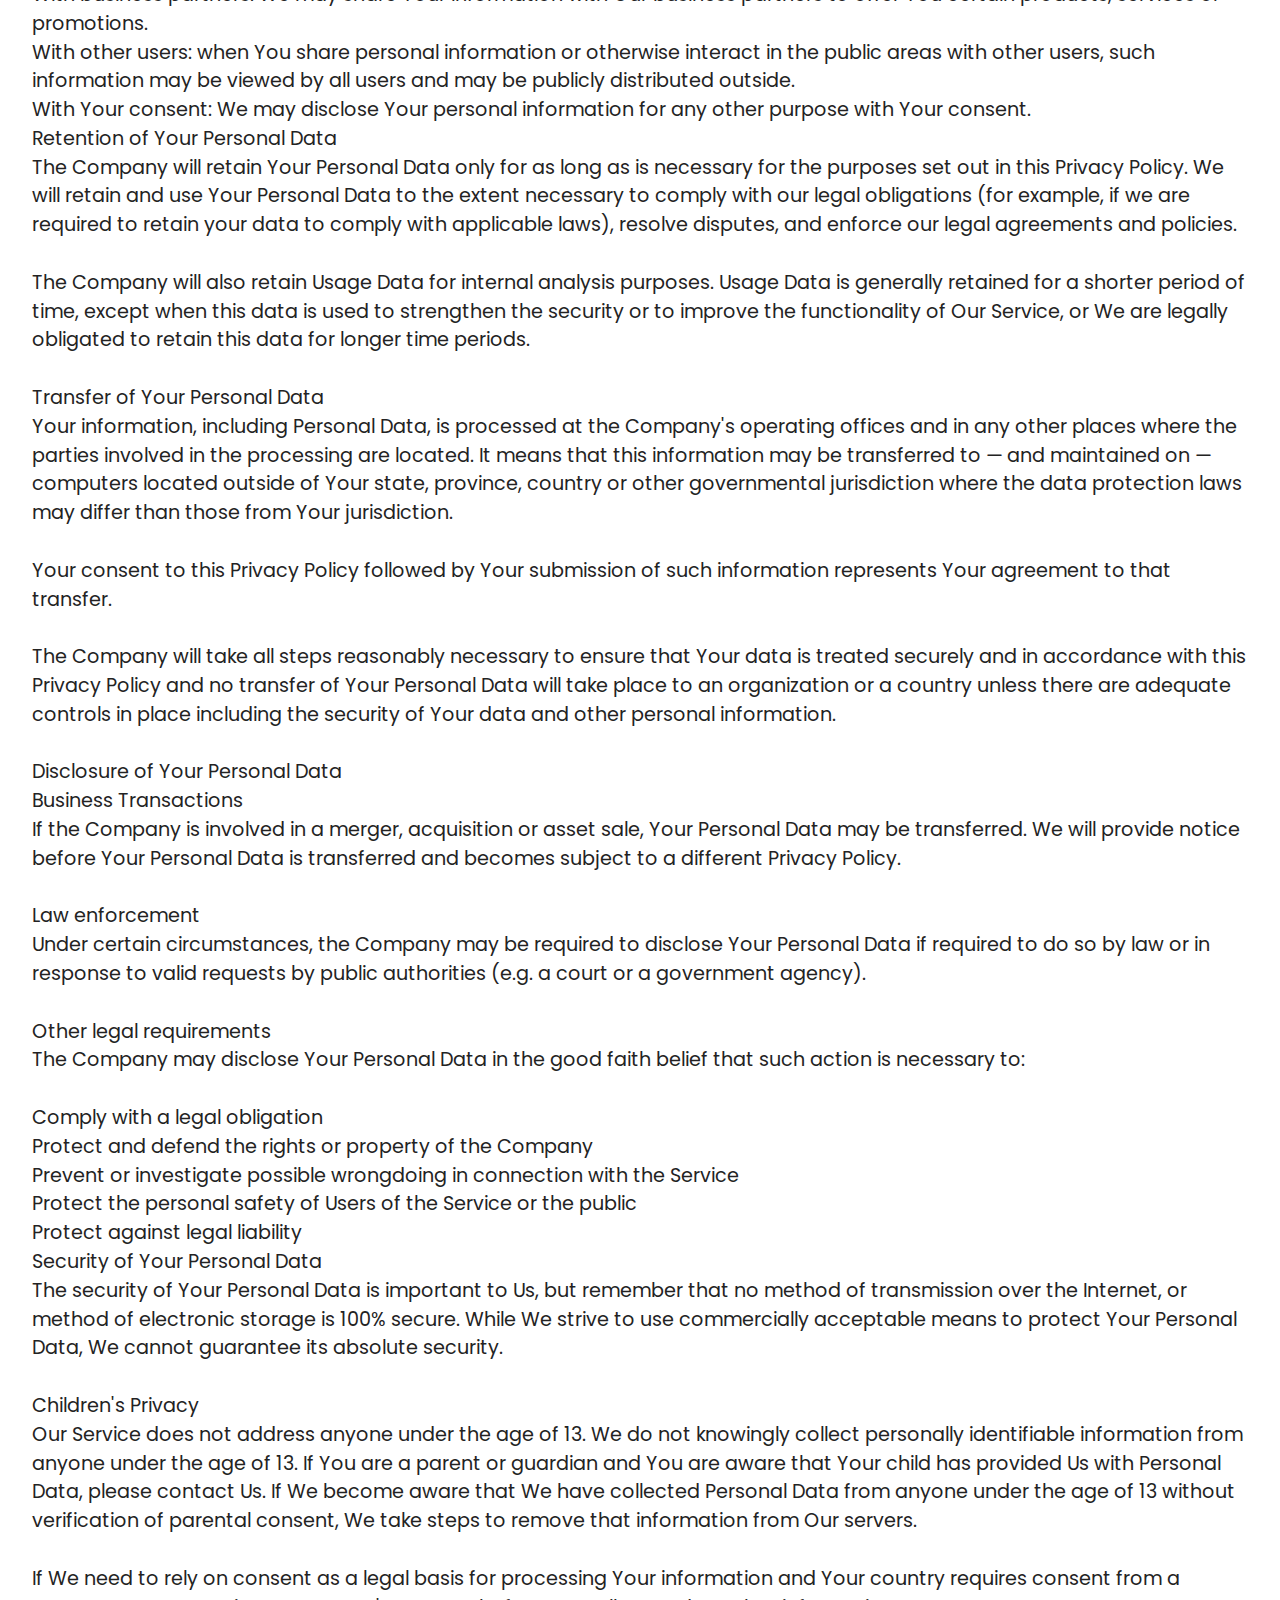
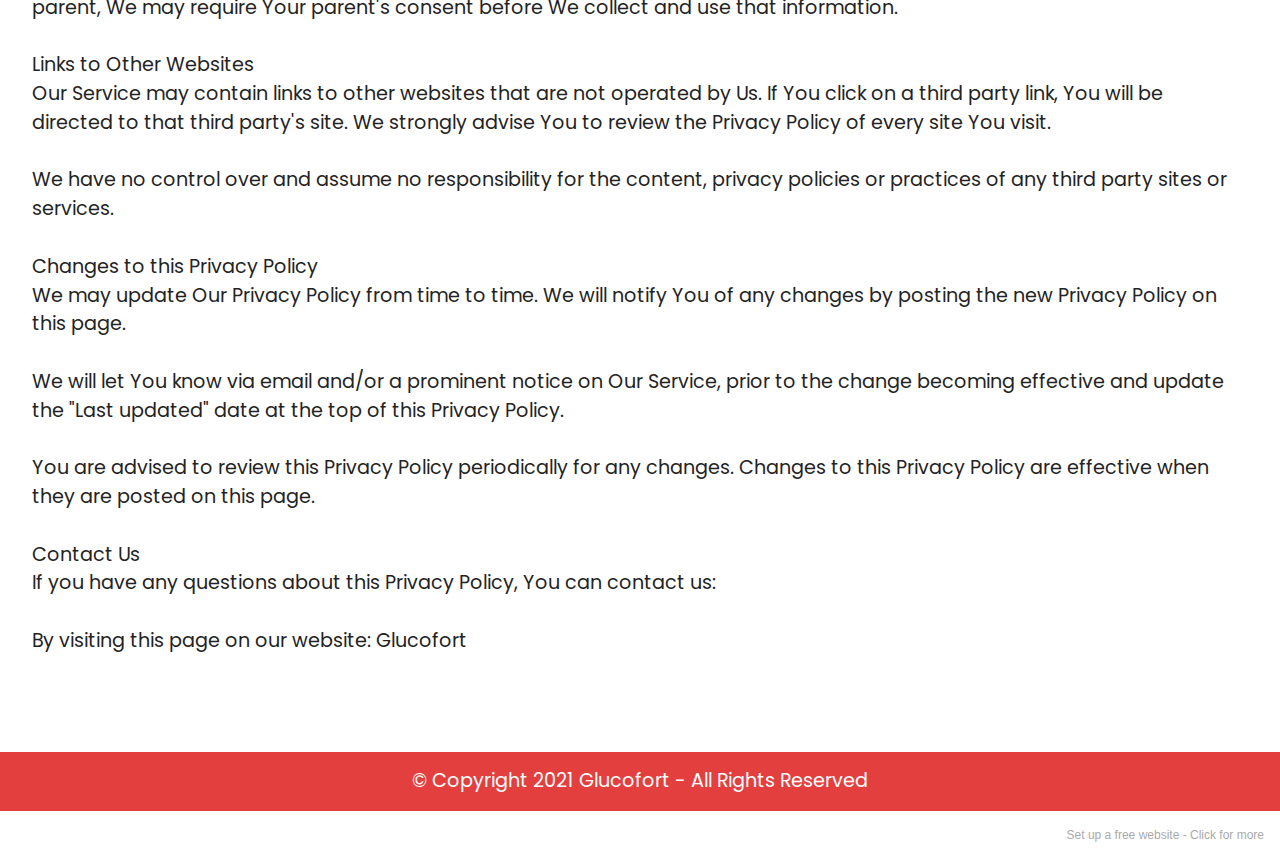
<file: page2.html>
<!DOCTYPE html>
<html  >
<head>
  <!-- Site made with Mobirise Website Builder v5.3.0, https://mobirise.com -->
  <meta charset="UTF-8">
  <meta http-equiv="X-UA-Compatible" content="IE=edge">
  <meta name="generator" content="Mobirise v5.3.0, mobirise.com">
  <meta name="viewport" content="width=device-width, initial-scale=1, minimum-scale=1">
  <link rel="shortcut icon" href="assets/images/glucofort-2-1.png" type="image/x-icon">
  <meta name="description" content="">
  
  
  <title>Privacy</title>
  <link rel="stylesheet" href="assets/tether/tether.min.css">
  <link rel="stylesheet" href="assets/bootstrap/css/bootstrap.min.css">
  <link rel="stylesheet" href="assets/bootstrap/css/bootstrap-grid.min.css">
  <link rel="stylesheet" href="assets/bootstrap/css/bootstrap-reboot.min.css">
  <link rel="stylesheet" href="assets/dropdown/css/style.css">
  <link rel="stylesheet" href="assets/socicon/css/styles.css">
  <link rel="stylesheet" href="assets/theme/css/style.css">
  <link rel="preload" as="style" href="assets/mobirise/css/mbr-additional.css"><link rel="stylesheet" href="assets/mobirise/css/mbr-additional.css" type="text/css">
  
  
  
  
</head>
<body>
  
  <section class="menu menu2 cid-sLnIg8w67k" once="menu" id="menu2-a">
    
    <nav class="navbar navbar-dropdown navbar-expand-lg">
        <div class="container-fluid">
            <div class="navbar-brand">
                
                <span class="navbar-caption-wrap"><a class="navbar-caption text-secondary display-5" href="https://afflat3d2.com/lnk.asp?o=22032&c=918273&a=212819&k=0&l=23007&s1=head">Glucofort</a></span>
            </div>
            <button class="navbar-toggler" type="button" data-toggle="collapse" data-target="#navbarSupportedContent" aria-controls="navbarNavAltMarkup" aria-expanded="false" aria-label="Toggle navigation">
                <div class="hamburger">
                    <span></span>
                    <span></span>
                    <span></span>
                    <span></span>
                </div>
            </button>
            <div class="collapse navbar-collapse" id="navbarSupportedContent">
                <ul class="navbar-nav nav-dropdown" data-app-modern-menu="true"><li class="nav-item"><a class="nav-link link text-black text-primary display-7" href="index.html">Home</a></li>
                    <li class="nav-item"><a class="nav-link link text-black text-primary display-7" href="page1.html">Terms and Conditions</a></li>
                    <li class="nav-item"><a class="nav-link link text-black text-primary display-7" href="page2.html">Privacy Policy</a>
                    </li></ul>
                
                <div class="navbar-buttons mbr-section-btn"><a class="btn btn-secondary display-4" href="https://expressrevenue.com/link.php?affid=1501&campid=4836&screid=4884&subid=&subid2=&subid3=">ORDER NOW</a></div>
            </div>
        </div>
    </nav>
</section>

<section class="content5 cid-sLnU3lOPd7" id="content5-b">
    
    <div class="container-fluid">
        <div class="row justify-content-center">
            <div class="col-md-12 col-lg-12">
                
                <h4 class="mbr-section-subtitle mbr-fonts-style mb-4 display-5">Privacy Policy</h4>
                <p class="mbr-text mbr-fonts-style display-7">Last updated: October 09, 2021
<br>
<br>This Privacy Policy describes Our policies and procedures on the collection, use and disclosure of Your information when You use the Service and tells You about Your privacy rights and how the law protects You.
<br>
<br>We use Your Personal data to provide and improve the Service. By using the Service, You agree to the collection and use of information in accordance with this Privacy Policy. This Privacy Policy has been created with the help of the Privacy Policy Generator.
<br>
<br>Interpretation and Definitions
<br>Interpretation
<br>The words of which the initial letter is capitalized have meanings defined under the following conditions. The following definitions shall have the same meaning regardless of whether they appear in singular or in plural.
<br>
<br>Definitions
<br>For the purposes of this Privacy Policy:
<br>
<br>Account means a unique account created for You to access our Service or parts of our Service.
<br>
<br>Company (referred to as either "the Company", "We", "Us" or "Our" in this Agreement) refers to Glucofort.
<br>
<br>Cookies are small files that are placed on Your computer, mobile device or any other device by a website, containing the details of Your browsing history on that website among its many uses.
<br>
<br>Country refers to: California, United States
<br>
<br>Device means any device that can access the Service such as a computer, a cellphone or a digital tablet.
<br>
<br>Personal Data is any information that relates to an identified or identifiable individual.
<br>
<br>Service refers to the Website.
<br>
<br>Service Provider means any natural or legal person who processes the data on behalf of the Company. It refers to third-party companies or individuals employed by the Company to facilitate the Service, to provide the Service on behalf of the Company, to perform services related to the Service or to assist the Company in analyzing how the Service is used.
<br>
<br>Usage Data refers to data collected automatically, either generated by the use of the Service or from the Service infrastructure itself (for example, the duration of a page visit).
<br>
<br>Website refers to Glucofort, accessible from Glucofort
<br>
<br>You means the individual accessing or using the Service, or the company, or other legal entity on behalf of which such individual is accessing or using the Service, as applicable.
<br>
<br>Collecting and Using Your Personal Data
<br>Types of Data Collected
<br>Personal Data
<br>While using Our Service, We may ask You to provide Us with certain personally identifiable information that can be used to contact or identify You. Personally identifiable information may include, but is not limited to:
<br>
<br>Usage Data
<br>Usage Data
<br>Usage Data is collected automatically when using the Service.
<br>
<br>Usage Data may include information such as Your Device's Internet Protocol address (e.g. IP address), browser type, browser version, the pages of our Service that You visit, the time and date of Your visit, the time spent on those pages, unique device identifiers and other diagnostic data.
<br>
<br>When You access the Service by or through a mobile device, We may collect certain information automatically, including, but not limited to, the type of mobile device You use, Your mobile device unique ID, the IP address of Your mobile device, Your mobile operating system, the type of mobile Internet browser You use, unique device identifiers and other diagnostic data.
<br>
<br>We may also collect information that Your browser sends whenever You visit our Service or when You access the Service by or through a mobile device.
<br>
<br>Tracking Technologies and Cookies
<br>We use Cookies and similar tracking technologies to track the activity on Our Service and store certain information. Tracking technologies used are beacons, tags, and scripts to collect and track information and to improve and analyze Our Service. The technologies We use may include:
<br>
<br>Cookies or Browser Cookies. A cookie is a small file placed on Your Device. You can instruct Your browser to refuse all Cookies or to indicate when a Cookie is being sent. However, if You do not accept Cookies, You may not be able to use some parts of our Service. Unless you have adjusted Your browser setting so that it will refuse Cookies, our Service may use Cookies.
<br>Flash Cookies. Certain features of our Service may use local stored objects (or Flash Cookies) to collect and store information about Your preferences or Your activity on our Service. Flash Cookies are not managed by the same browser settings as those used for Browser Cookies. For more information on how You can delete Flash Cookies, please read "Where can I change the settings for disabling, or deleting local shared objects?" available at https://helpx.adobe.com/flash-player/kb/disable-local-shared-objects-flash.html#main_Where_can_I_change_the_settings_for_disabling__or_deleting_local_shared_objects_
<br>Web Beacons. Certain sections of our Service and our emails may contain small electronic files known as web beacons (also referred to as clear gifs, pixel tags, and single-pixel gifs) that permit the Company, for example, to count users who have visited those pages or opened an email and for other related website statistics (for example, recording the popularity of a certain section and verifying system and server integrity).
<br>Cookies can be "Persistent" or "Session" Cookies. Persistent Cookies remain on Your personal computer or mobile device when You go offline, while Session Cookies are deleted as soon as You close Your web browser. You can learn more about cookies here: Cookies by TermsFeed Generator.
<br>
<br>We use both Session and Persistent Cookies for the purposes set out below:
<br>
<br>Necessary / Essential Cookies
<br>
<br>Type: Session Cookies
<br>
<br>Administered by: Us
<br>
<br>Purpose: These Cookies are essential to provide You with services available through the Website and to enable You to use some of its features. They help to authenticate users and prevent fraudulent use of user accounts. Without these Cookies, the services that You have asked for cannot be provided, and We only use these Cookies to provide You with those services.
<br>
<br>Cookies Policy / Notice Acceptance Cookies
<br>
<br>Type: Persistent Cookies
<br>
<br>Administered by: Us
<br>
<br>Purpose: These Cookies identify if users have accepted the use of cookies on the Website.
<br>
<br>Functionality Cookies
<br>
<br>Type: Persistent Cookies
<br>
<br>Administered by: Us
<br>
<br>Purpose: These Cookies allow us to remember choices You make when You use the Website, such as remembering your login details or language preference. The purpose of these Cookies is to provide You with a more personal experience and to avoid You having to re-enter your preferences every time You use the Website.
<br>
<br>For more information about the cookies we use and your choices regarding cookies, please visit our Cookies Policy or the Cookies section of our Privacy Policy.
<br>
<br>Use of Your Personal Data
<br>The Company may use Personal Data for the following purposes:
<br>
<br>To provide and maintain our Service, including to monitor the usage of our Service.
<br>
<br>To manage Your Account: to manage Your registration as a user of the Service. The Personal Data You provide can give You access to different functionalities of the Service that are available to You as a registered user.
<br>
<br>For the performance of a contract: the development, compliance and undertaking of the purchase contract for the products, items or services You have purchased or of any other contract with Us through the Service.
<br>
<br>To contact You: To contact You by email, telephone calls, SMS, or other equivalent forms of electronic communication, such as a mobile application's push notifications regarding updates or informative communications related to the functionalities, products or contracted services, including the security updates, when necessary or reasonable for their implementation.
<br>
<br>To provide You with news, special offers and general information about other goods, services and events which we offer that are similar to those that you have already purchased or enquired about unless You have opted not to receive such information.
<br>
<br>To manage Your requests: To attend and manage Your requests to Us.
<br>
<br>For business transfers: We may use Your information to evaluate or conduct a merger, divestiture, restructuring, reorganization, dissolution, or other sale or transfer of some or all of Our assets, whether as a going concern or as part of bankruptcy, liquidation, or similar proceeding, in which Personal Data held by Us about our Service users is among the assets transferred.
<br>
<br>For other purposes: We may use Your information for other purposes, such as data analysis, identifying usage trends, determining the effectiveness of our promotional campaigns and to evaluate and improve our Service, products, services, marketing and your experience.
<br>
<br>We may share Your personal information in the following situations:
<br>
<br>With Service Providers: We may share Your personal information with Service Providers to monitor and analyze the use of our Service, to contact You.
<br>For business transfers: We may share or transfer Your personal information in connection with, or during negotiations of, any merger, sale of Company assets, financing, or acquisition of all or a portion of Our business to another company.
<br>With Affiliates: We may share Your information with Our affiliates, in which case we will require those affiliates to honor this Privacy Policy. Affiliates include Our parent company and any other subsidiaries, joint venture partners or other companies that We control or that are under common control with Us.
<br>With business partners: We may share Your information with Our business partners to offer You certain products, services or promotions.
<br>With other users: when You share personal information or otherwise interact in the public areas with other users, such information may be viewed by all users and may be publicly distributed outside.
<br>With Your consent: We may disclose Your personal information for any other purpose with Your consent.
<br>Retention of Your Personal Data
<br>The Company will retain Your Personal Data only for as long as is necessary for the purposes set out in this Privacy Policy. We will retain and use Your Personal Data to the extent necessary to comply with our legal obligations (for example, if we are required to retain your data to comply with applicable laws), resolve disputes, and enforce our legal agreements and policies.
<br>
<br>The Company will also retain Usage Data for internal analysis purposes. Usage Data is generally retained for a shorter period of time, except when this data is used to strengthen the security or to improve the functionality of Our Service, or We are legally obligated to retain this data for longer time periods.
<br>
<br>Transfer of Your Personal Data
<br>Your information, including Personal Data, is processed at the Company's operating offices and in any other places where the parties involved in the processing are located. It means that this information may be transferred to — and maintained on — computers located outside of Your state, province, country or other governmental jurisdiction where the data protection laws may differ than those from Your jurisdiction.
<br>
<br>Your consent to this Privacy Policy followed by Your submission of such information represents Your agreement to that transfer.
<br>
<br>The Company will take all steps reasonably necessary to ensure that Your data is treated securely and in accordance with this Privacy Policy and no transfer of Your Personal Data will take place to an organization or a country unless there are adequate controls in place including the security of Your data and other personal information.
<br>
<br>Disclosure of Your Personal Data
<br>Business Transactions
<br>If the Company is involved in a merger, acquisition or asset sale, Your Personal Data may be transferred. We will provide notice before Your Personal Data is transferred and becomes subject to a different Privacy Policy.
<br>
<br>Law enforcement
<br>Under certain circumstances, the Company may be required to disclose Your Personal Data if required to do so by law or in response to valid requests by public authorities (e.g. a court or a government agency).
<br>
<br>Other legal requirements
<br>The Company may disclose Your Personal Data in the good faith belief that such action is necessary to:
<br>
<br>Comply with a legal obligation
<br>Protect and defend the rights or property of the Company
<br>Prevent or investigate possible wrongdoing in connection with the Service
<br>Protect the personal safety of Users of the Service or the public
<br>Protect against legal liability
<br>Security of Your Personal Data
<br>The security of Your Personal Data is important to Us, but remember that no method of transmission over the Internet, or method of electronic storage is 100% secure. While We strive to use commercially acceptable means to protect Your Personal Data, We cannot guarantee its absolute security.
<br>
<br>Children's Privacy
<br>Our Service does not address anyone under the age of 13. We do not knowingly collect personally identifiable information from anyone under the age of 13. If You are a parent or guardian and You are aware that Your child has provided Us with Personal Data, please contact Us. If We become aware that We have collected Personal Data from anyone under the age of 13 without verification of parental consent, We take steps to remove that information from Our servers.
<br>
<br>If We need to rely on consent as a legal basis for processing Your information and Your country requires consent from a parent, We may require Your parent's consent before We collect and use that information.
<br>
<br>Links to Other Websites
<br>Our Service may contain links to other websites that are not operated by Us. If You click on a third party link, You will be directed to that third party's site. We strongly advise You to review the Privacy Policy of every site You visit.
<br>
<br>We have no control over and assume no responsibility for the content, privacy policies or practices of any third party sites or services.
<br>
<br>Changes to this Privacy Policy
<br>We may update Our Privacy Policy from time to time. We will notify You of any changes by posting the new Privacy Policy on this page.
<br>
<br>We will let You know via email and/or a prominent notice on Our Service, prior to the change becoming effective and update the "Last updated" date at the top of this Privacy Policy.
<br>
<br>You are advised to review this Privacy Policy periodically for any changes. Changes to this Privacy Policy are effective when they are posted on this page.
<br>
<br>Contact Us
<br>If you have any questions about this Privacy Policy, You can contact us:
<br>
<br>By visiting this page on our website: Glucofort</p>
            </div>
        </div>
    </div>
</section>

<section class="footer7 cid-sLnUy8c4Lm" once="footers" id="footer7-c">

    

    

    <div class="container">
        <div class="media-container-row align-center mbr-white">
            <div class="col-12">
                <p class="mbr-text mb-0 mbr-fonts-style display-7">
                    © Copyright 2021 Glucofort - All Rights Reserved
                </p>
            </div>
        </div>
    </div>
</section><section style="background-color: #fff; font-family: -apple-system, BlinkMacSystemFont, 'Segoe UI', 'Roboto', 'Helvetica Neue', Arial, sans-serif; color:#aaa; font-size:12px; padding: 0; align-items: center; display: flex;"><a href="https://mobirise.site/e" style="flex: 1 1; height: 3rem; padding-left: 1rem;"></a><p style="flex: 0 0 auto; margin:0; padding-right:1rem;">Set up a free website - <a href="https://mobirise.site/w" style="color:#aaa;">Click for more</a></p></section><script src="assets/web/assets/jquery/jquery.min.js"></script>  <script src="assets/popper/popper.min.js"></script>  <script src="assets/tether/tether.min.js"></script>  <script src="assets/bootstrap/js/bootstrap.min.js"></script>  <script src="assets/smoothscroll/smooth-scroll.js"></script>  <script src="assets/dropdown/js/nav-dropdown.js"></script>  <script src="assets/dropdown/js/navbar-dropdown.js"></script>  <script src="assets/touchswipe/jquery.touch-swipe.min.js"></script>  <script src="assets/theme/js/script.js"></script>  
  
  
</body>
</html>
</file>
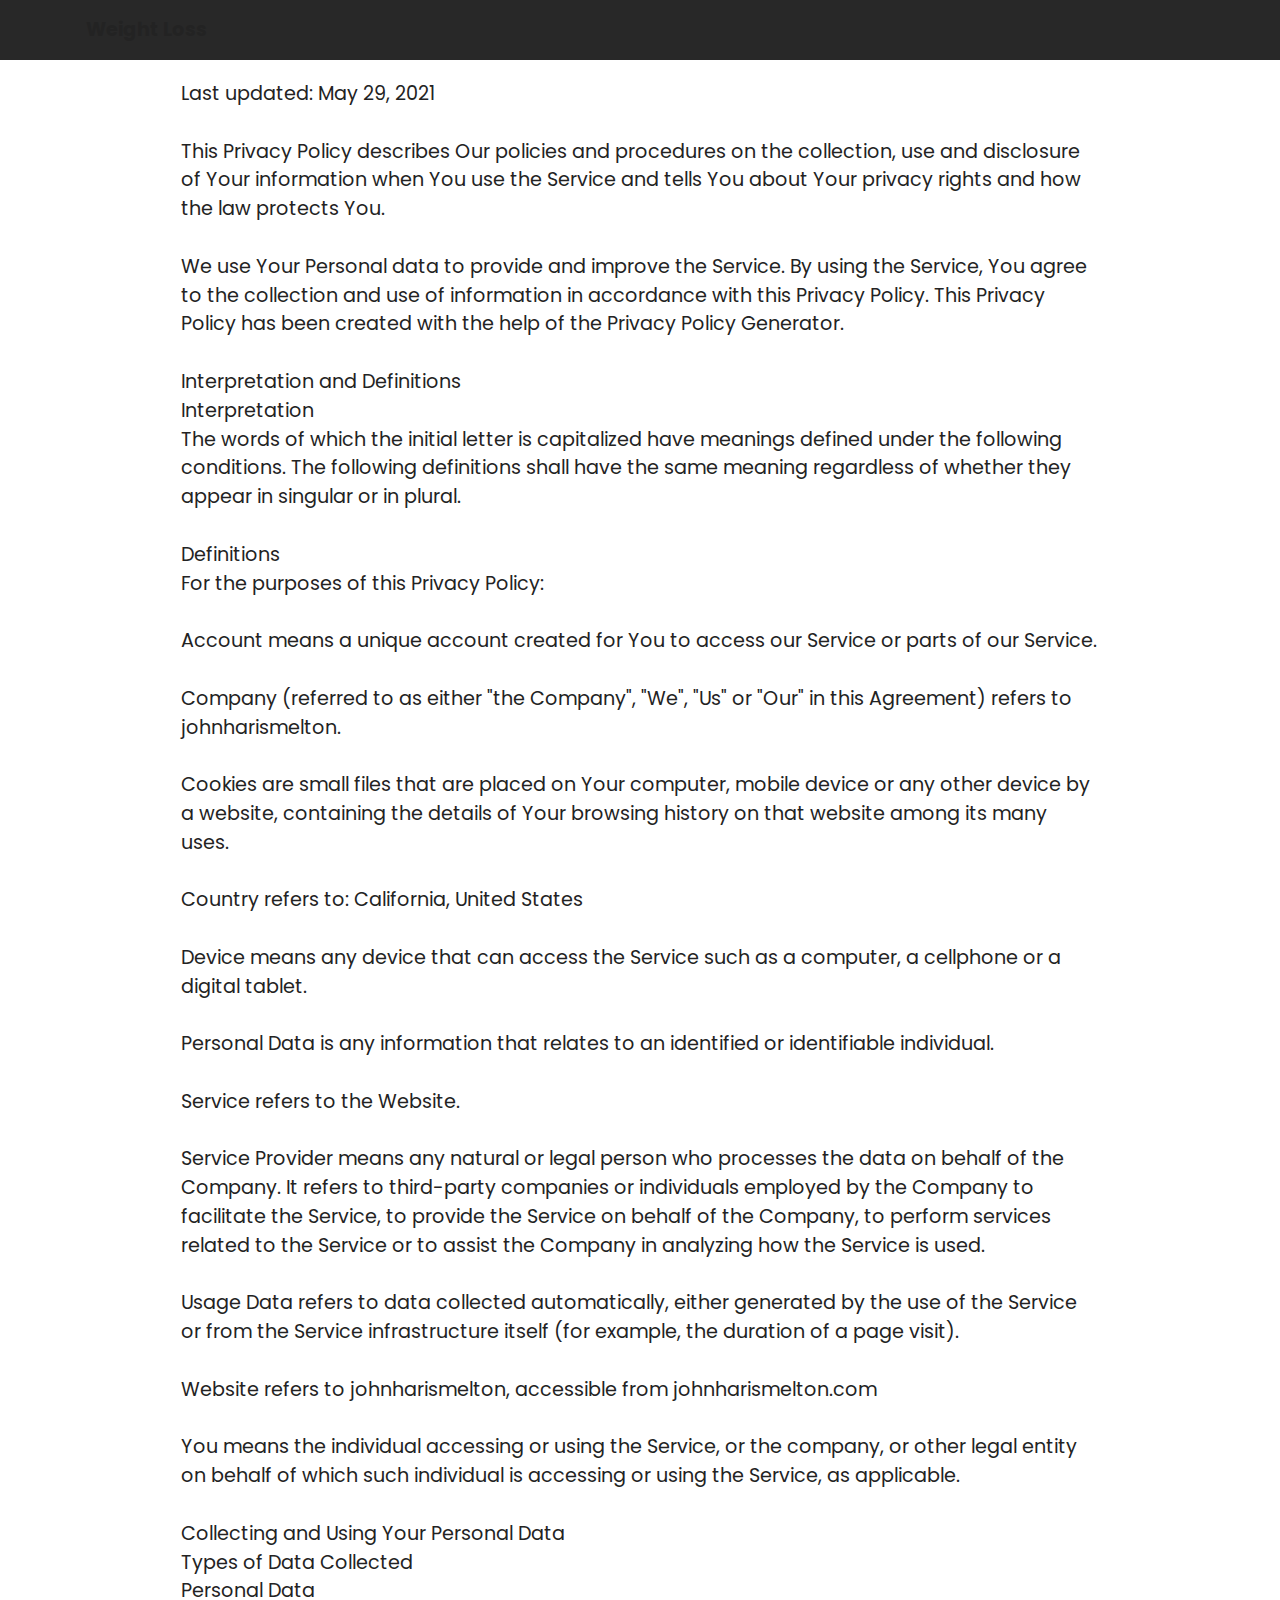
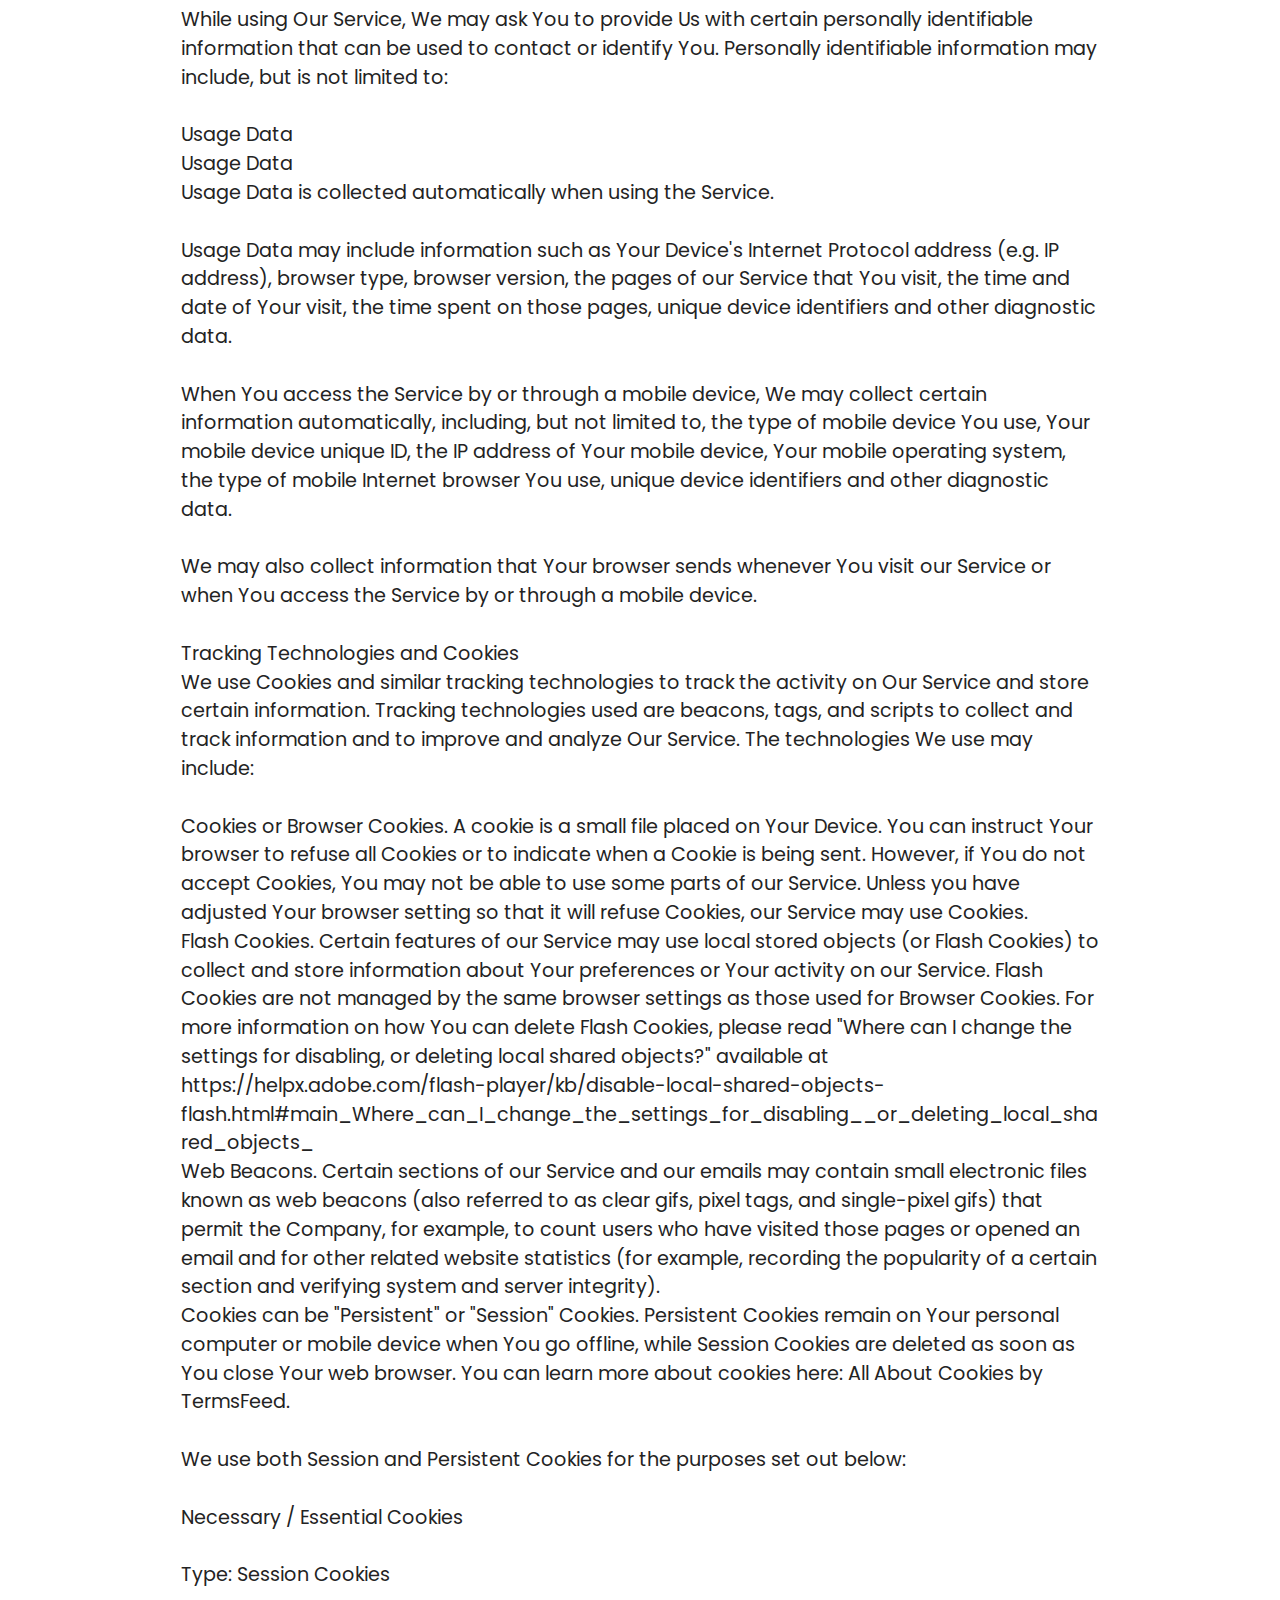
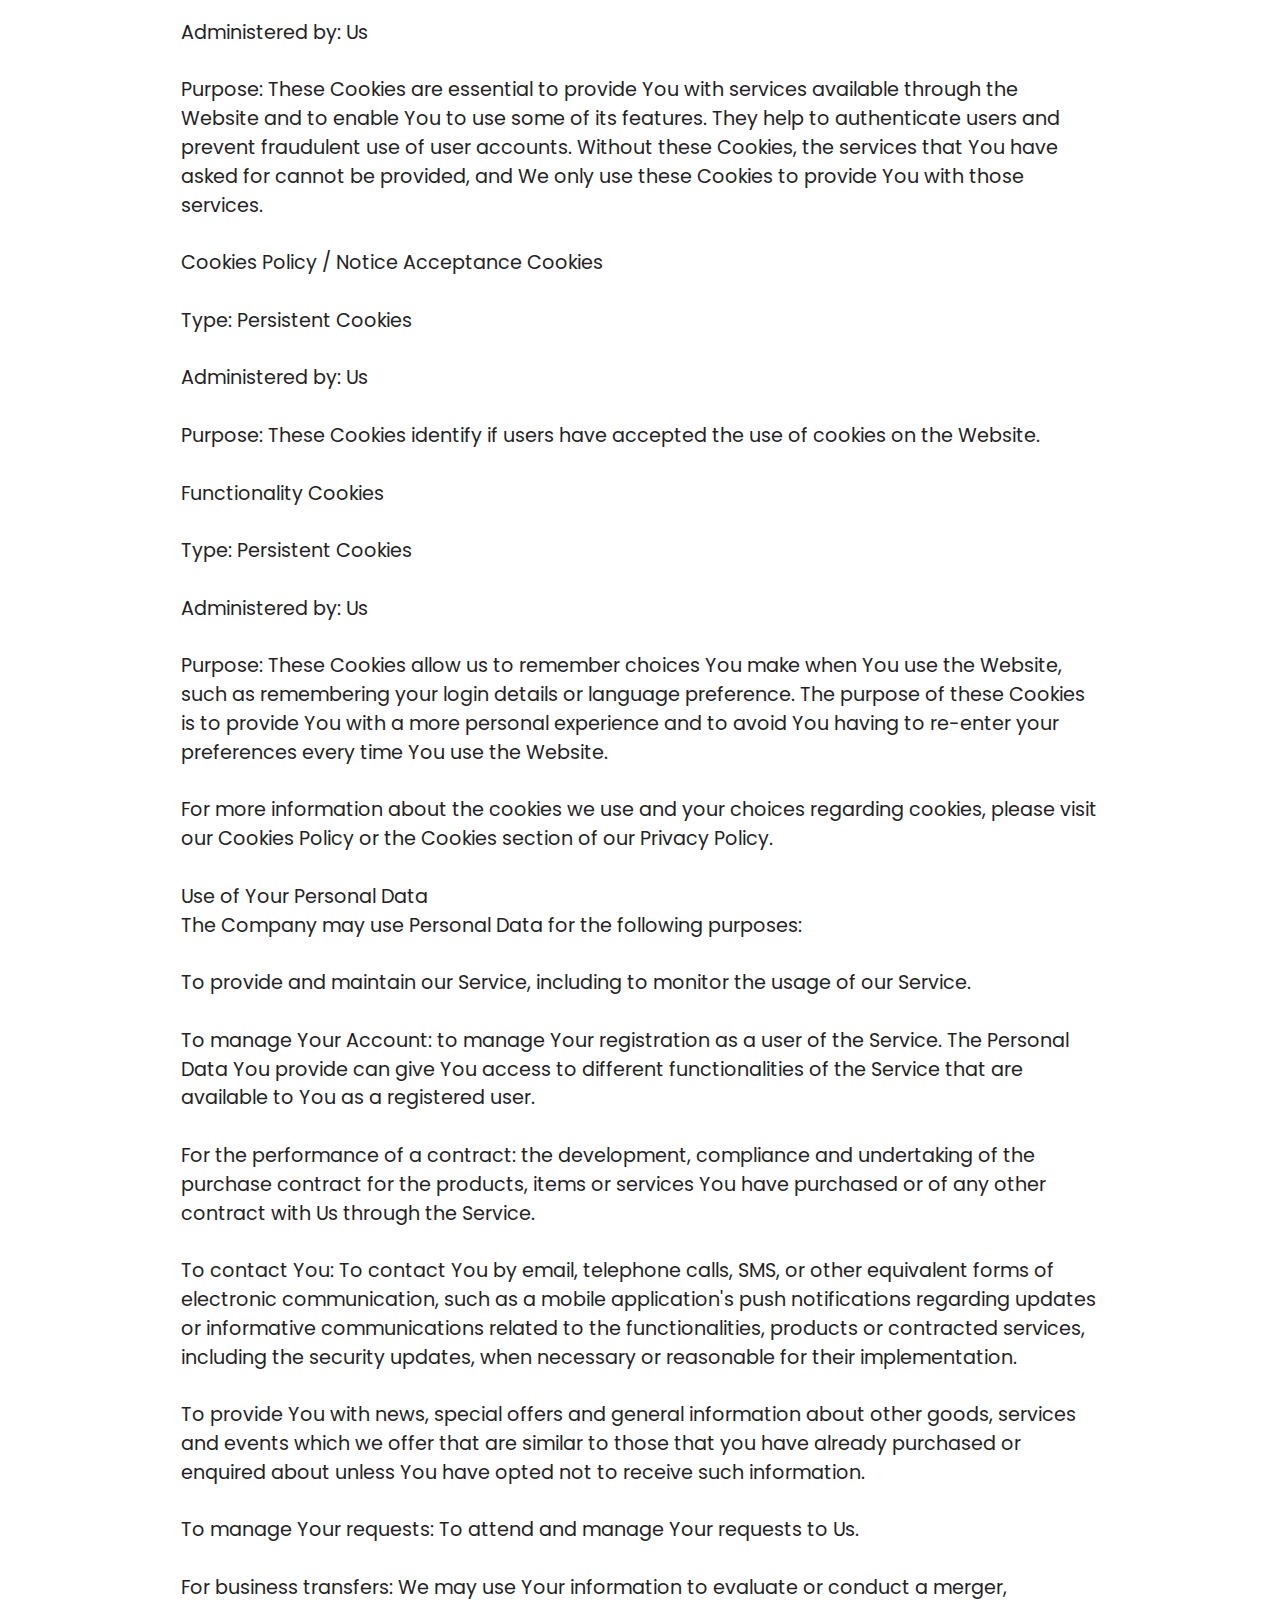
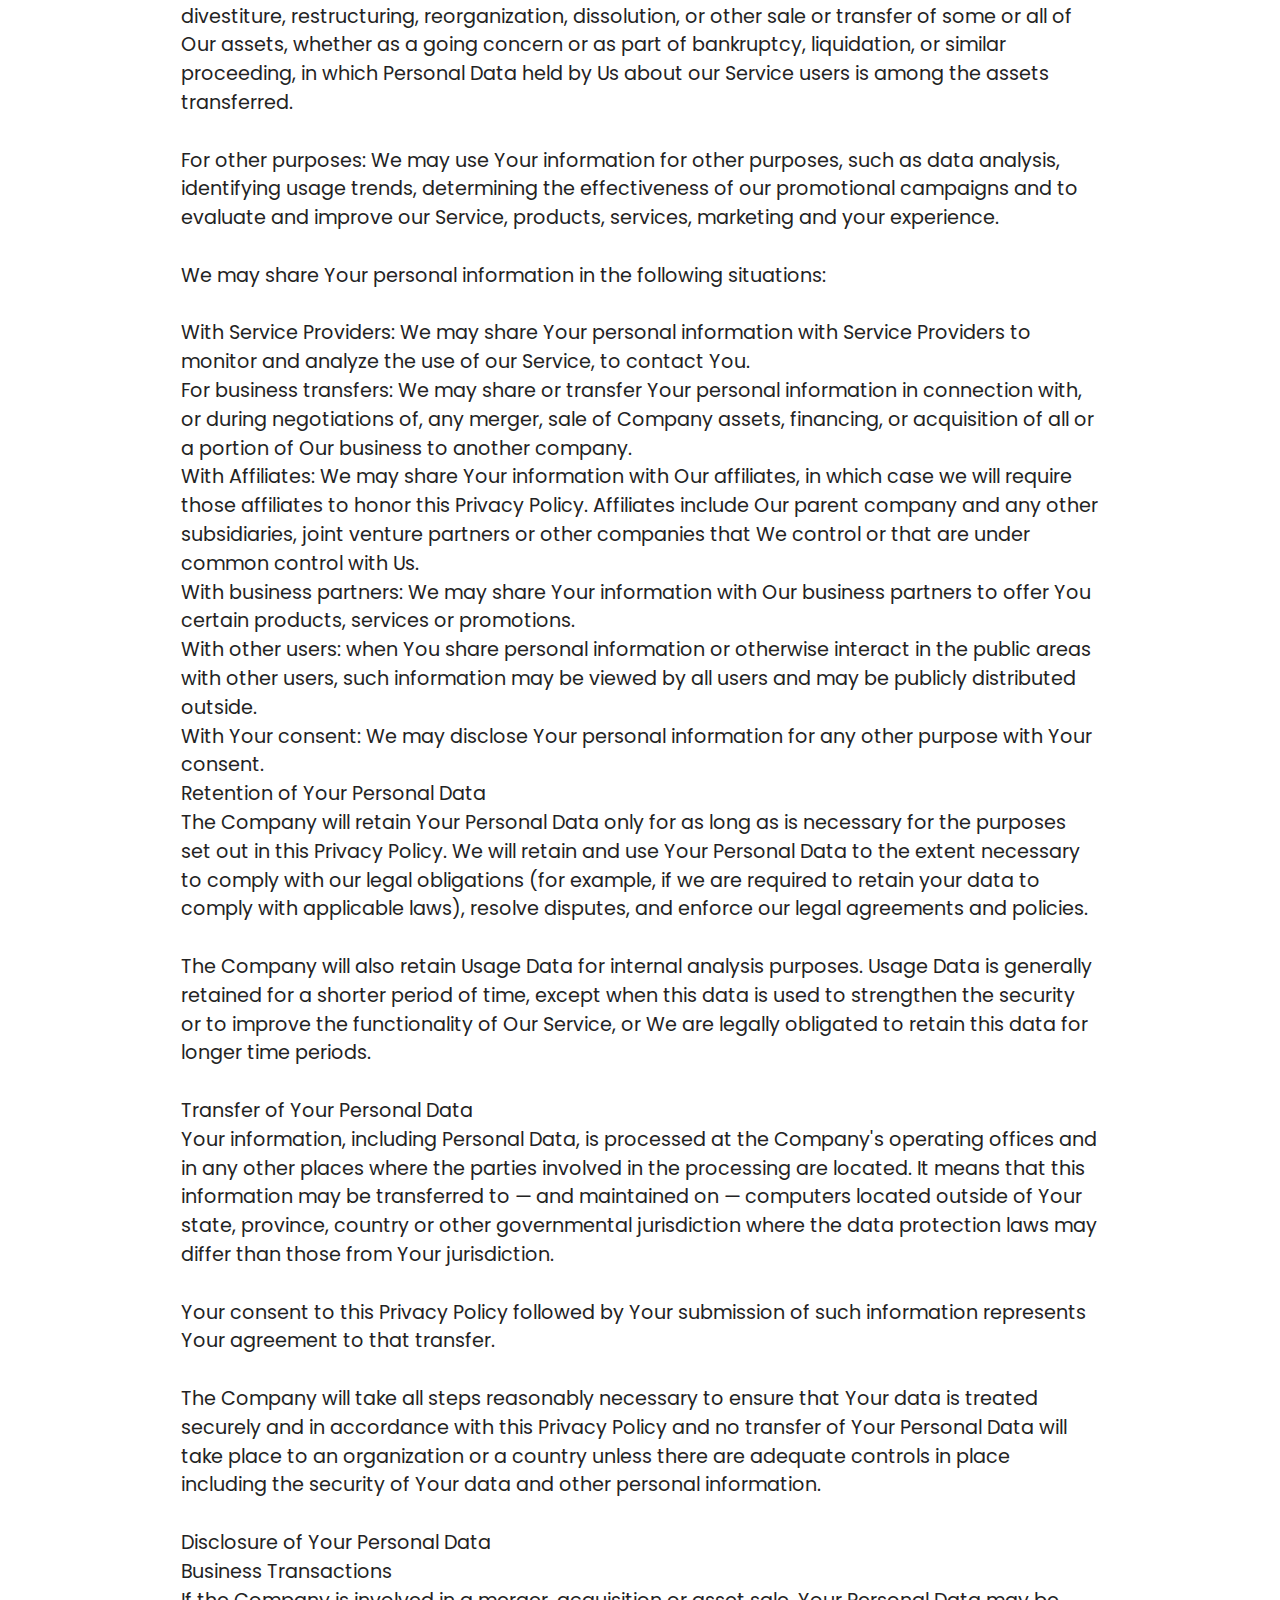
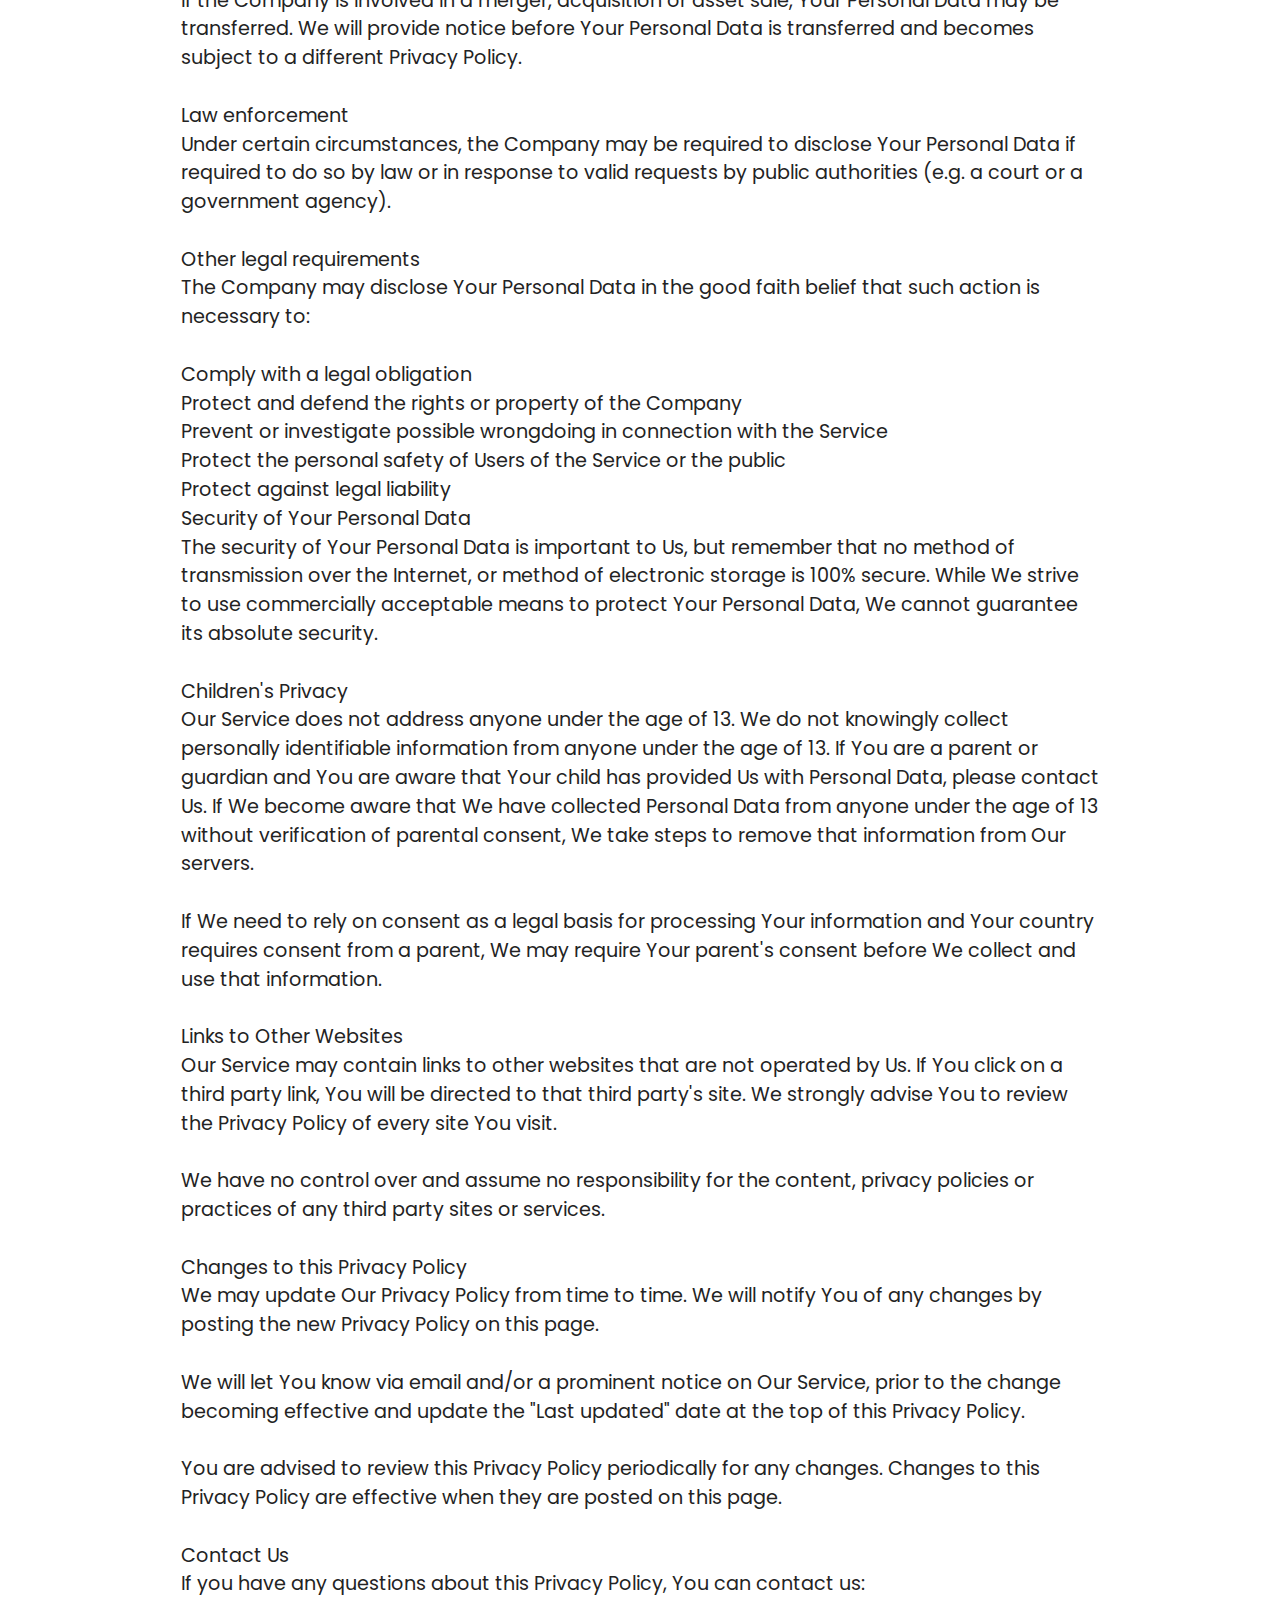
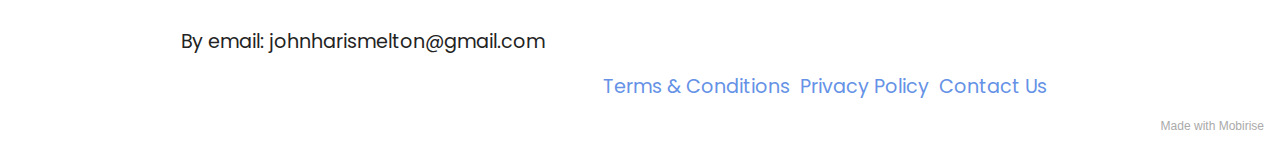
<file: privacypolicy.html>
<!DOCTYPE html>
<html  >
<head>
  <!-- Site made with Mobirise Website Builder v5.3.0, https://mobirise.com -->
  <meta charset="UTF-8">
  <meta http-equiv="X-UA-Compatible" content="IE=edge">
  <meta name="generator" content="Mobirise v5.3.0, mobirise.com">
  <meta name="viewport" content="width=device-width, initial-scale=1, minimum-scale=1">
  <link rel="shortcut icon" href="assets/images/mbr-2.jpg" type="image/x-icon">
  <meta name="description" content="">
  
  
  <title>Privacy Policy</title>
  <link rel="stylesheet" href="assets/tether/tether.min.css">
  <link rel="stylesheet" href="assets/bootstrap/css/bootstrap.min.css">
  <link rel="stylesheet" href="assets/bootstrap/css/bootstrap-grid.min.css">
  <link rel="stylesheet" href="assets/bootstrap/css/bootstrap-reboot.min.css">
  <link rel="stylesheet" href="assets/dropdown/css/style.css">
  <link rel="stylesheet" href="assets/socicon/css/styles.css">
  <link rel="stylesheet" href="assets/theme/css/style.css">
  <link rel="preload" as="style" href="assets/mobirise/css/mbr-additional.css"><link rel="stylesheet" href="assets/mobirise/css/mbr-additional.css" type="text/css">
  
  
  
  
</head>
<body>
  
  <section class="menu menu2 cid-syPD8V8uNG" once="menu" id="menu2-8">
    
    <nav class="navbar navbar-dropdown navbar-fixed-top navbar-expand-lg">
        <div class="container">
            <div class="navbar-brand">
                
                <span class="navbar-caption-wrap"><a class="navbar-caption text-black display-7" href="https://mobiri.se">Weight Loss</a></span>
            </div>
            
            
        </div>
    </nav>
</section>

<section class="content5 cid-syPD8XQnUf" id="content5-9">
    
    <div class="container">
        <div class="row justify-content-center">
            <div class="col-md-12 col-lg-10">
                
                <h4 class="mbr-section-subtitle mbr-fonts-style mb-4 display-5">Privacy Policy</h4>
                <p class="mbr-text mbr-fonts-style display-7">Last updated: May 29, 2021
<br>
<br>This Privacy Policy describes Our policies and procedures on the collection, use and disclosure of Your information when You use the Service and tells You about Your privacy rights and how the law protects You.
<br>
<br>We use Your Personal data to provide and improve the Service. By using the Service, You agree to the collection and use of information in accordance with this Privacy Policy. This Privacy Policy has been created with the help of the Privacy Policy Generator.
<br>
<br>Interpretation and Definitions
<br>Interpretation
<br>The words of which the initial letter is capitalized have meanings defined under the following conditions. The following definitions shall have the same meaning regardless of whether they appear in singular or in plural.
<br>
<br>Definitions
<br>For the purposes of this Privacy Policy:
<br>
<br>Account means a unique account created for You to access our Service or parts of our Service.
<br>
<br>Company (referred to as either "the Company", "We", "Us" or "Our" in this Agreement) refers to johnharismelton.
<br>
<br>Cookies are small files that are placed on Your computer, mobile device or any other device by a website, containing the details of Your browsing history on that website among its many uses.
<br>
<br>Country refers to: California, United States
<br>
<br>Device means any device that can access the Service such as a computer, a cellphone or a digital tablet.
<br>
<br>Personal Data is any information that relates to an identified or identifiable individual.
<br>
<br>Service refers to the Website.
<br>
<br>Service Provider means any natural or legal person who processes the data on behalf of the Company. It refers to third-party companies or individuals employed by the Company to facilitate the Service, to provide the Service on behalf of the Company, to perform services related to the Service or to assist the Company in analyzing how the Service is used.
<br>
<br>Usage Data refers to data collected automatically, either generated by the use of the Service or from the Service infrastructure itself (for example, the duration of a page visit).
<br>
<br>Website refers to johnharismelton, accessible from johnharismelton.com
<br>
<br>You means the individual accessing or using the Service, or the company, or other legal entity on behalf of which such individual is accessing or using the Service, as applicable.
<br>
<br>Collecting and Using Your Personal Data
<br>Types of Data Collected
<br>Personal Data
<br>While using Our Service, We may ask You to provide Us with certain personally identifiable information that can be used to contact or identify You. Personally identifiable information may include, but is not limited to:
<br>
<br>Usage Data
<br>Usage Data
<br>Usage Data is collected automatically when using the Service.
<br>
<br>Usage Data may include information such as Your Device's Internet Protocol address (e.g. IP address), browser type, browser version, the pages of our Service that You visit, the time and date of Your visit, the time spent on those pages, unique device identifiers and other diagnostic data.
<br>
<br>When You access the Service by or through a mobile device, We may collect certain information automatically, including, but not limited to, the type of mobile device You use, Your mobile device unique ID, the IP address of Your mobile device, Your mobile operating system, the type of mobile Internet browser You use, unique device identifiers and other diagnostic data.
<br>
<br>We may also collect information that Your browser sends whenever You visit our Service or when You access the Service by or through a mobile device.
<br>
<br>Tracking Technologies and Cookies
<br>We use Cookies and similar tracking technologies to track the activity on Our Service and store certain information. Tracking technologies used are beacons, tags, and scripts to collect and track information and to improve and analyze Our Service. The technologies We use may include:
<br>
<br>Cookies or Browser Cookies. A cookie is a small file placed on Your Device. You can instruct Your browser to refuse all Cookies or to indicate when a Cookie is being sent. However, if You do not accept Cookies, You may not be able to use some parts of our Service. Unless you have adjusted Your browser setting so that it will refuse Cookies, our Service may use Cookies.
<br>Flash Cookies. Certain features of our Service may use local stored objects (or Flash Cookies) to collect and store information about Your preferences or Your activity on our Service. Flash Cookies are not managed by the same browser settings as those used for Browser Cookies. For more information on how You can delete Flash Cookies, please read "Where can I change the settings for disabling, or deleting local shared objects?" available at https://helpx.adobe.com/flash-player/kb/disable-local-shared-objects-flash.html#main_Where_can_I_change_the_settings_for_disabling__or_deleting_local_shared_objects_
<br>Web Beacons. Certain sections of our Service and our emails may contain small electronic files known as web beacons (also referred to as clear gifs, pixel tags, and single-pixel gifs) that permit the Company, for example, to count users who have visited those pages or opened an email and for other related website statistics (for example, recording the popularity of a certain section and verifying system and server integrity).
<br>Cookies can be "Persistent" or "Session" Cookies. Persistent Cookies remain on Your personal computer or mobile device when You go offline, while Session Cookies are deleted as soon as You close Your web browser. You can learn more about cookies here: All About Cookies by TermsFeed.
<br>
<br>We use both Session and Persistent Cookies for the purposes set out below:
<br>
<br>Necessary / Essential Cookies
<br>
<br>Type: Session Cookies
<br>
<br>Administered by: Us
<br>
<br>Purpose: These Cookies are essential to provide You with services available through the Website and to enable You to use some of its features. They help to authenticate users and prevent fraudulent use of user accounts. Without these Cookies, the services that You have asked for cannot be provided, and We only use these Cookies to provide You with those services.
<br>
<br>Cookies Policy / Notice Acceptance Cookies
<br>
<br>Type: Persistent Cookies
<br>
<br>Administered by: Us
<br>
<br>Purpose: These Cookies identify if users have accepted the use of cookies on the Website.
<br>
<br>Functionality Cookies
<br>
<br>Type: Persistent Cookies
<br>
<br>Administered by: Us
<br>
<br>Purpose: These Cookies allow us to remember choices You make when You use the Website, such as remembering your login details or language preference. The purpose of these Cookies is to provide You with a more personal experience and to avoid You having to re-enter your preferences every time You use the Website.
<br>
<br>For more information about the cookies we use and your choices regarding cookies, please visit our Cookies Policy or the Cookies section of our Privacy Policy.
<br>
<br>Use of Your Personal Data
<br>The Company may use Personal Data for the following purposes:
<br>
<br>To provide and maintain our Service, including to monitor the usage of our Service.
<br>
<br>To manage Your Account: to manage Your registration as a user of the Service. The Personal Data You provide can give You access to different functionalities of the Service that are available to You as a registered user.
<br>
<br>For the performance of a contract: the development, compliance and undertaking of the purchase contract for the products, items or services You have purchased or of any other contract with Us through the Service.
<br>
<br>To contact You: To contact You by email, telephone calls, SMS, or other equivalent forms of electronic communication, such as a mobile application's push notifications regarding updates or informative communications related to the functionalities, products or contracted services, including the security updates, when necessary or reasonable for their implementation.
<br>
<br>To provide You with news, special offers and general information about other goods, services and events which we offer that are similar to those that you have already purchased or enquired about unless You have opted not to receive such information.
<br>
<br>To manage Your requests: To attend and manage Your requests to Us.
<br>
<br>For business transfers: We may use Your information to evaluate or conduct a merger, divestiture, restructuring, reorganization, dissolution, or other sale or transfer of some or all of Our assets, whether as a going concern or as part of bankruptcy, liquidation, or similar proceeding, in which Personal Data held by Us about our Service users is among the assets transferred.
<br>
<br>For other purposes: We may use Your information for other purposes, such as data analysis, identifying usage trends, determining the effectiveness of our promotional campaigns and to evaluate and improve our Service, products, services, marketing and your experience.
<br>
<br>We may share Your personal information in the following situations:
<br>
<br>With Service Providers: We may share Your personal information with Service Providers to monitor and analyze the use of our Service, to contact You.
<br>For business transfers: We may share or transfer Your personal information in connection with, or during negotiations of, any merger, sale of Company assets, financing, or acquisition of all or a portion of Our business to another company.
<br>With Affiliates: We may share Your information with Our affiliates, in which case we will require those affiliates to honor this Privacy Policy. Affiliates include Our parent company and any other subsidiaries, joint venture partners or other companies that We control or that are under common control with Us.
<br>With business partners: We may share Your information with Our business partners to offer You certain products, services or promotions.
<br>With other users: when You share personal information or otherwise interact in the public areas with other users, such information may be viewed by all users and may be publicly distributed outside.
<br>With Your consent: We may disclose Your personal information for any other purpose with Your consent.
<br>Retention of Your Personal Data
<br>The Company will retain Your Personal Data only for as long as is necessary for the purposes set out in this Privacy Policy. We will retain and use Your Personal Data to the extent necessary to comply with our legal obligations (for example, if we are required to retain your data to comply with applicable laws), resolve disputes, and enforce our legal agreements and policies.
<br>
<br>The Company will also retain Usage Data for internal analysis purposes. Usage Data is generally retained for a shorter period of time, except when this data is used to strengthen the security or to improve the functionality of Our Service, or We are legally obligated to retain this data for longer time periods.
<br>
<br>Transfer of Your Personal Data
<br>Your information, including Personal Data, is processed at the Company's operating offices and in any other places where the parties involved in the processing are located. It means that this information may be transferred to — and maintained on — computers located outside of Your state, province, country or other governmental jurisdiction where the data protection laws may differ than those from Your jurisdiction.
<br>
<br>Your consent to this Privacy Policy followed by Your submission of such information represents Your agreement to that transfer.
<br>
<br>The Company will take all steps reasonably necessary to ensure that Your data is treated securely and in accordance with this Privacy Policy and no transfer of Your Personal Data will take place to an organization or a country unless there are adequate controls in place including the security of Your data and other personal information.
<br>
<br>Disclosure of Your Personal Data
<br>Business Transactions
<br>If the Company is involved in a merger, acquisition or asset sale, Your Personal Data may be transferred. We will provide notice before Your Personal Data is transferred and becomes subject to a different Privacy Policy.
<br>
<br>Law enforcement
<br>Under certain circumstances, the Company may be required to disclose Your Personal Data if required to do so by law or in response to valid requests by public authorities (e.g. a court or a government agency).
<br>
<br>Other legal requirements
<br>The Company may disclose Your Personal Data in the good faith belief that such action is necessary to:
<br>
<br>Comply with a legal obligation
<br>Protect and defend the rights or property of the Company
<br>Prevent or investigate possible wrongdoing in connection with the Service
<br>Protect the personal safety of Users of the Service or the public
<br>Protect against legal liability
<br>Security of Your Personal Data
<br>The security of Your Personal Data is important to Us, but remember that no method of transmission over the Internet, or method of electronic storage is 100% secure. While We strive to use commercially acceptable means to protect Your Personal Data, We cannot guarantee its absolute security.
<br>
<br>Children's Privacy
<br>Our Service does not address anyone under the age of 13. We do not knowingly collect personally identifiable information from anyone under the age of 13. If You are a parent or guardian and You are aware that Your child has provided Us with Personal Data, please contact Us. If We become aware that We have collected Personal Data from anyone under the age of 13 without verification of parental consent, We take steps to remove that information from Our servers.
<br>
<br>If We need to rely on consent as a legal basis for processing Your information and Your country requires consent from a parent, We may require Your parent's consent before We collect and use that information.
<br>
<br>Links to Other Websites
<br>Our Service may contain links to other websites that are not operated by Us. If You click on a third party link, You will be directed to that third party's site. We strongly advise You to review the Privacy Policy of every site You visit.
<br>
<br>We have no control over and assume no responsibility for the content, privacy policies or practices of any third party sites or services.
<br>
<br>Changes to this Privacy Policy
<br>We may update Our Privacy Policy from time to time. We will notify You of any changes by posting the new Privacy Policy on this page.
<br>
<br>We will let You know via email and/or a prominent notice on Our Service, prior to the change becoming effective and update the "Last updated" date at the top of this Privacy Policy.
<br>
<br>You are advised to review this Privacy Policy periodically for any changes. Changes to this Privacy Policy are effective when they are posted on this page.
<br>
<br>Contact Us
<br>If you have any questions about this Privacy Policy, You can contact us:
<br>
<br>By email: johnharismelton@gmail.com</p>
            </div>
        </div>
    </div>
</section>

<section class="footer7 cid-syPQbxsHvz" once="footers" id="footer7-e">

    

    

    <div class="container">
        <div class="media-container-row align-center mbr-white">
            <div class="col-12">
                <p class="mbr-text mb-0 mbr-fonts-style display-7">
                    © Copyright 2021 - All Rights Reserved&nbsp; <a href="terms&conditions.html" class="text-primary">Terms &amp; Conditions</a>&nbsp; <a href="privacypolicy.html" class="text-primary">Privacy Policy</a>&nbsp; <a href="contactus.html" class="text-primary">Contact Us</a></p>
            </div>
        </div>
    </div>
</section><section style="background-color: #fff; font-family: -apple-system, BlinkMacSystemFont, 'Segoe UI', 'Roboto', 'Helvetica Neue', Arial, sans-serif; color:#aaa; font-size:12px; padding: 0; align-items: center; display: flex;"><a href="https://mobirise.site/h" style="flex: 1 1; height: 3rem; padding-left: 1rem;"></a><p style="flex: 0 0 auto; margin:0; padding-right:1rem;">Made with <a href="https://mobirise.site/a" style="color:#aaa;">Mobirise</a></p></section><script src="assets/web/assets/jquery/jquery.min.js"></script>  <script src="assets/popper/popper.min.js"></script>  <script src="assets/tether/tether.min.js"></script>  <script src="assets/bootstrap/js/bootstrap.min.js"></script>  <script src="assets/smoothscroll/smooth-scroll.js"></script>  <script src="assets/dropdown/js/nav-dropdown.js"></script>  <script src="assets/dropdown/js/navbar-dropdown.js"></script>  <script src="assets/touchswipe/jquery.touch-swipe.min.js"></script>  <script src="assets/theme/js/script.js"></script>  
  
  
</body>
</html>
</file>
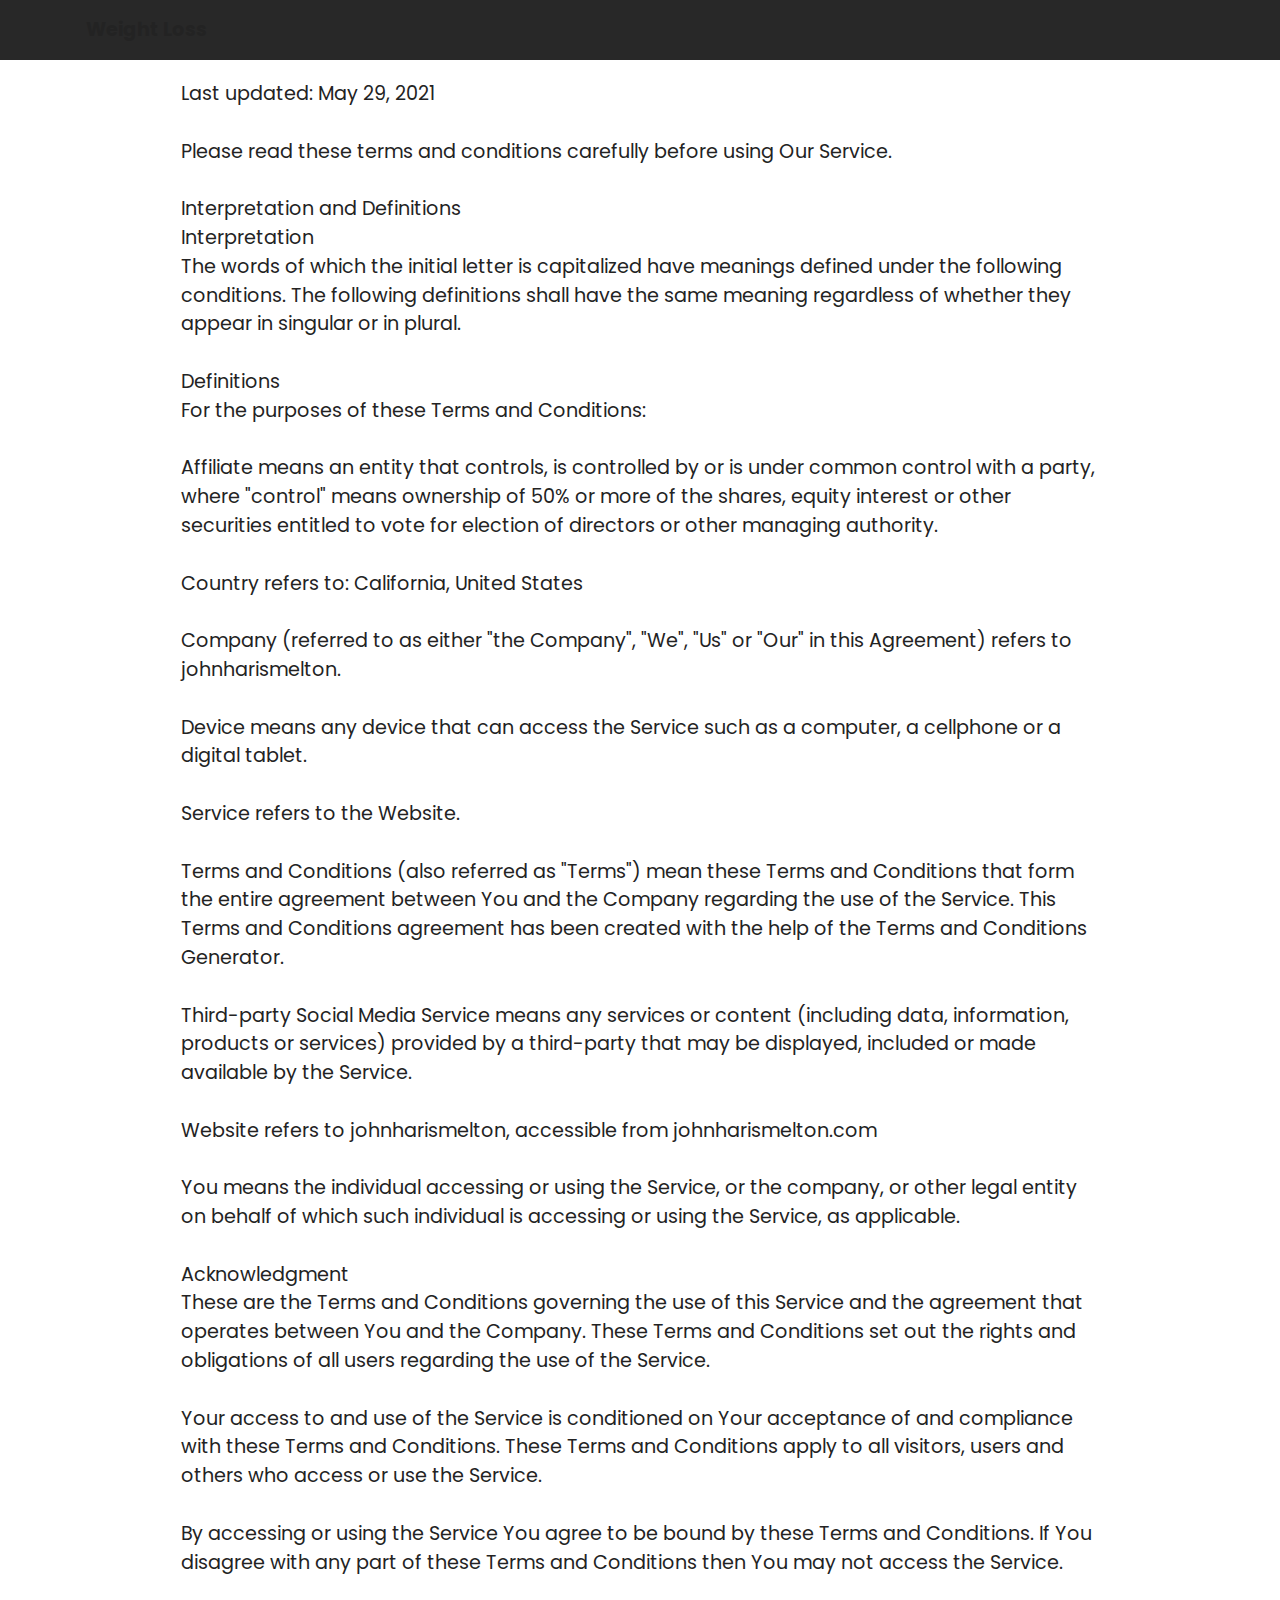
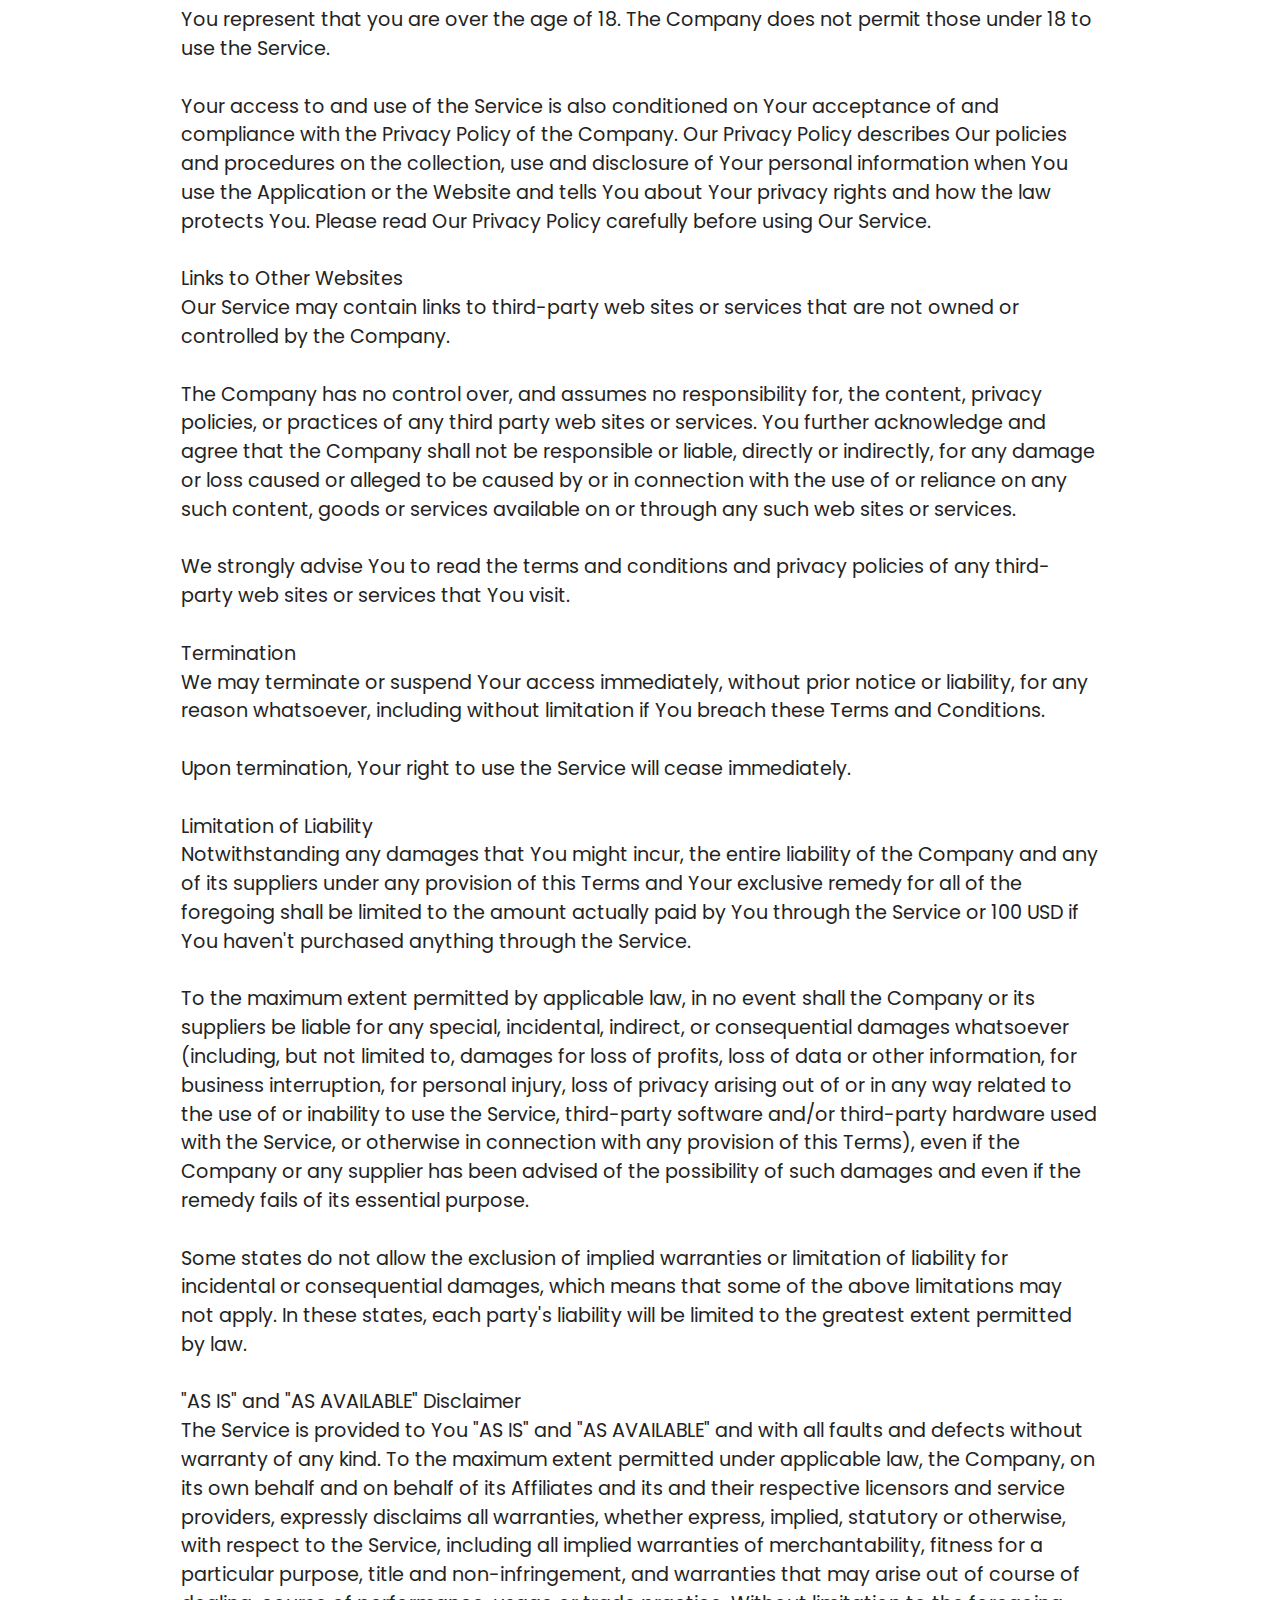
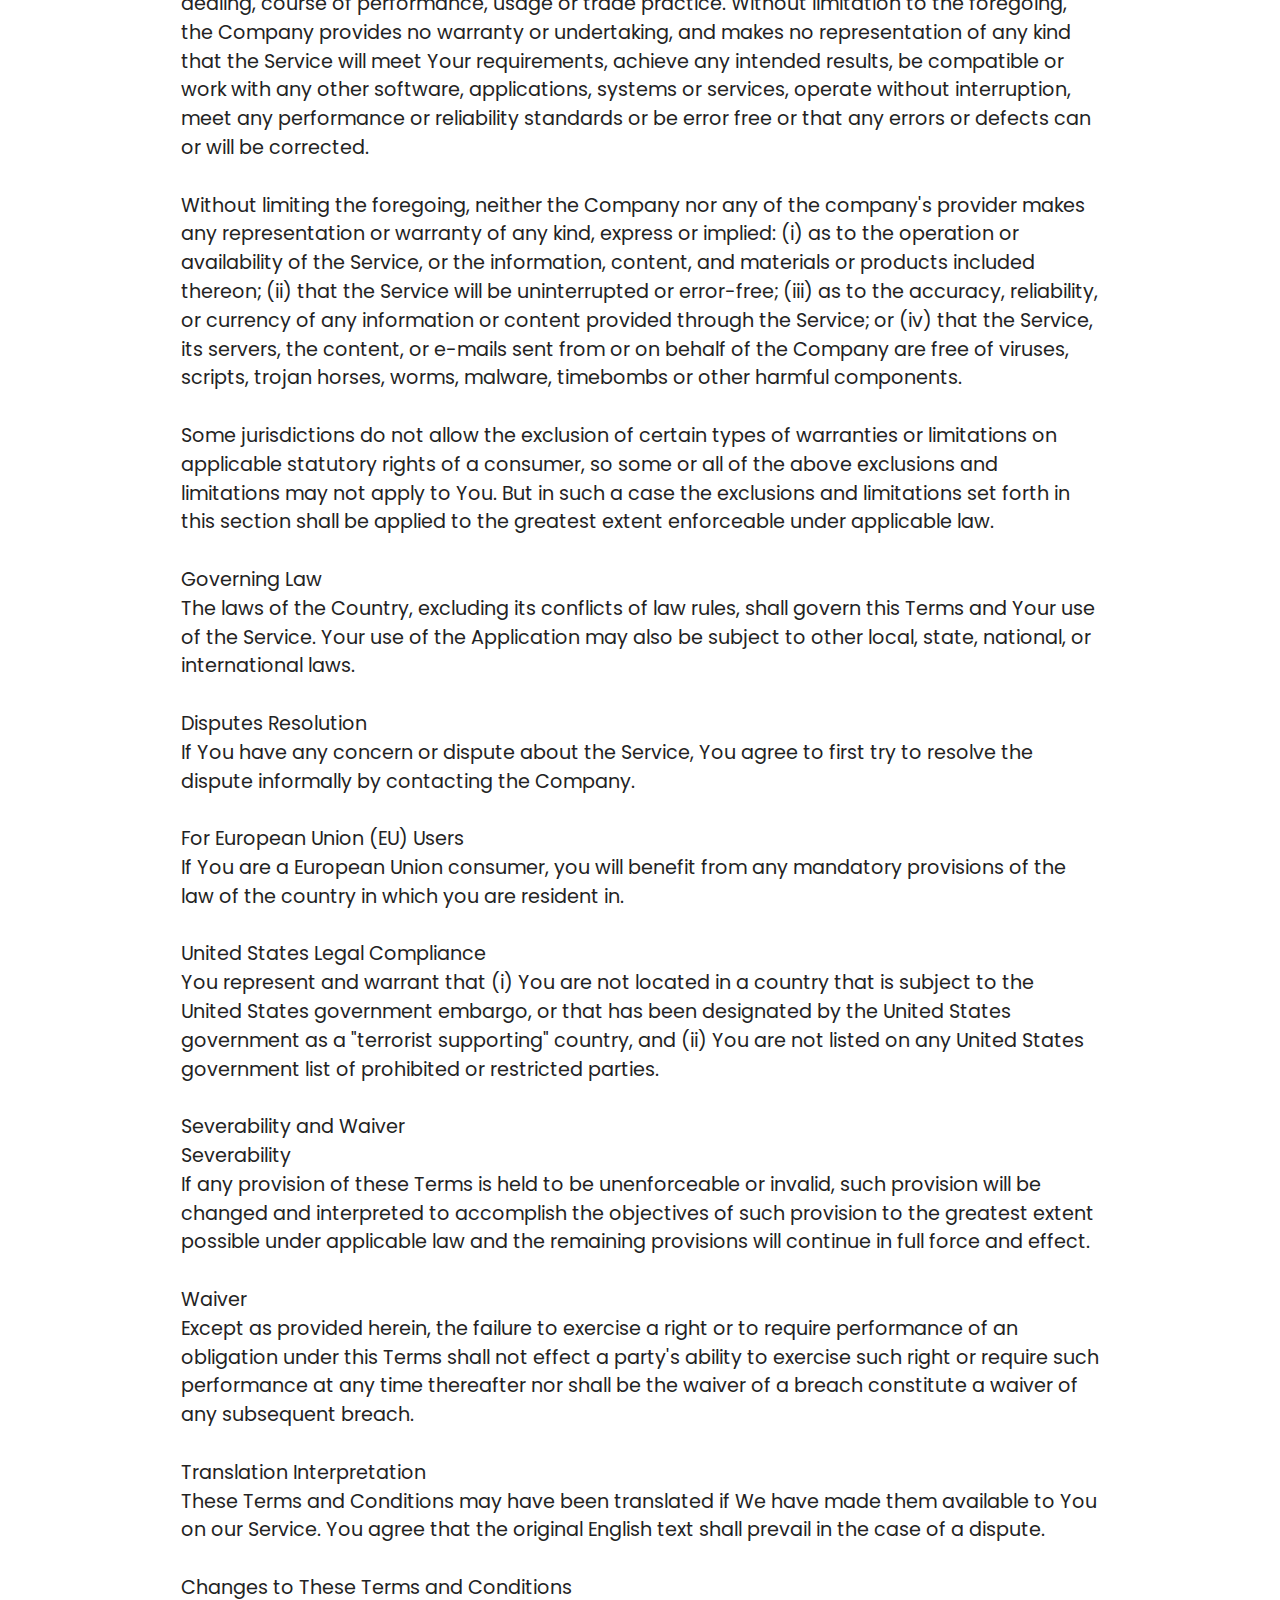
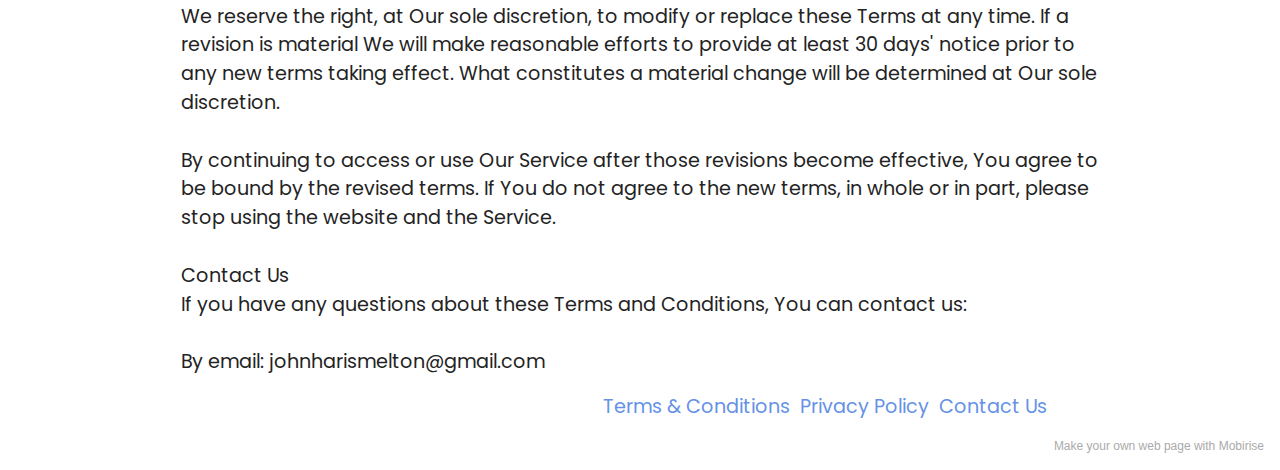
<file: terms&conditions.html>
<!DOCTYPE html>
<html  >
<head>
  <!-- Site made with Mobirise Website Builder v5.3.0, https://mobirise.com -->
  <meta charset="UTF-8">
  <meta http-equiv="X-UA-Compatible" content="IE=edge">
  <meta name="generator" content="Mobirise v5.3.0, mobirise.com">
  <meta name="viewport" content="width=device-width, initial-scale=1, minimum-scale=1">
  <link rel="shortcut icon" href="assets/images/mbr-2.jpg" type="image/x-icon">
  <meta name="description" content="">
  
  
  <title>Terms & Conditions</title>
  <link rel="stylesheet" href="assets/tether/tether.min.css">
  <link rel="stylesheet" href="assets/bootstrap/css/bootstrap.min.css">
  <link rel="stylesheet" href="assets/bootstrap/css/bootstrap-grid.min.css">
  <link rel="stylesheet" href="assets/bootstrap/css/bootstrap-reboot.min.css">
  <link rel="stylesheet" href="assets/dropdown/css/style.css">
  <link rel="stylesheet" href="assets/socicon/css/styles.css">
  <link rel="stylesheet" href="assets/theme/css/style.css">
  <link rel="preload" as="style" href="assets/mobirise/css/mbr-additional.css"><link rel="stylesheet" href="assets/mobirise/css/mbr-additional.css" type="text/css">
  
  
  
  
</head>
<body>
  
  <section class="menu menu2 cid-syPeLBeHLh" once="menu" id="menu2-5">
    
    <nav class="navbar navbar-dropdown navbar-fixed-top navbar-expand-lg">
        <div class="container">
            <div class="navbar-brand">
                
                <span class="navbar-caption-wrap"><a class="navbar-caption text-black display-7" href="https://mobiri.se">Weight Loss</a></span>
            </div>
            
            
        </div>
    </nav>
</section>

<section class="content5 cid-syPpK2YHhC" id="content5-7">
    
    <div class="container">
        <div class="row justify-content-center">
            <div class="col-md-12 col-lg-10">
                
                <h4 class="mbr-section-subtitle mbr-fonts-style mb-4 display-5">Terms and Conditions</h4>
                <p class="mbr-text mbr-fonts-style display-7">Last updated: May 29, 2021
<br>
<br>Please read these terms and conditions carefully before using Our Service.
<br>
<br>Interpretation and Definitions
<br>Interpretation
<br>The words of which the initial letter is capitalized have meanings defined under the following conditions. The following definitions shall have the same meaning regardless of whether they appear in singular or in plural.
<br>
<br>Definitions
<br>For the purposes of these Terms and Conditions:
<br>
<br>Affiliate means an entity that controls, is controlled by or is under common control with a party, where "control" means ownership of 50% or more of the shares, equity interest or other securities entitled to vote for election of directors or other managing authority.
<br>
<br>Country refers to: California, United States
<br>
<br>Company (referred to as either "the Company", "We", "Us" or "Our" in this Agreement) refers to johnharismelton.
<br>
<br>Device means any device that can access the Service such as a computer, a cellphone or a digital tablet.
<br>
<br>Service refers to the Website.
<br>
<br>Terms and Conditions (also referred as "Terms") mean these Terms and Conditions that form the entire agreement between You and the Company regarding the use of the Service. This Terms and Conditions agreement has been created with the help of the Terms and Conditions Generator.
<br>
<br>Third-party Social Media Service means any services or content (including data, information, products or services) provided by a third-party that may be displayed, included or made available by the Service.
<br>
<br>Website refers to johnharismelton, accessible from johnharismelton.com
<br>
<br>You means the individual accessing or using the Service, or the company, or other legal entity on behalf of which such individual is accessing or using the Service, as applicable.
<br>
<br>Acknowledgment
<br>These are the Terms and Conditions governing the use of this Service and the agreement that operates between You and the Company. These Terms and Conditions set out the rights and obligations of all users regarding the use of the Service.
<br>
<br>Your access to and use of the Service is conditioned on Your acceptance of and compliance with these Terms and Conditions. These Terms and Conditions apply to all visitors, users and others who access or use the Service.
<br>
<br>By accessing or using the Service You agree to be bound by these Terms and Conditions. If You disagree with any part of these Terms and Conditions then You may not access the Service.
<br>
<br>You represent that you are over the age of 18. The Company does not permit those under 18 to use the Service.
<br>
<br>Your access to and use of the Service is also conditioned on Your acceptance of and compliance with the Privacy Policy of the Company. Our Privacy Policy describes Our policies and procedures on the collection, use and disclosure of Your personal information when You use the Application or the Website and tells You about Your privacy rights and how the law protects You. Please read Our Privacy Policy carefully before using Our Service.
<br>
<br>Links to Other Websites
<br>Our Service may contain links to third-party web sites or services that are not owned or controlled by the Company.
<br>
<br>The Company has no control over, and assumes no responsibility for, the content, privacy policies, or practices of any third party web sites or services. You further acknowledge and agree that the Company shall not be responsible or liable, directly or indirectly, for any damage or loss caused or alleged to be caused by or in connection with the use of or reliance on any such content, goods or services available on or through any such web sites or services.
<br>
<br>We strongly advise You to read the terms and conditions and privacy policies of any third-party web sites or services that You visit.
<br>
<br>Termination
<br>We may terminate or suspend Your access immediately, without prior notice or liability, for any reason whatsoever, including without limitation if You breach these Terms and Conditions.
<br>
<br>Upon termination, Your right to use the Service will cease immediately.
<br>
<br>Limitation of Liability
<br>Notwithstanding any damages that You might incur, the entire liability of the Company and any of its suppliers under any provision of this Terms and Your exclusive remedy for all of the foregoing shall be limited to the amount actually paid by You through the Service or 100 USD if You haven't purchased anything through the Service.
<br>
<br>To the maximum extent permitted by applicable law, in no event shall the Company or its suppliers be liable for any special, incidental, indirect, or consequential damages whatsoever (including, but not limited to, damages for loss of profits, loss of data or other information, for business interruption, for personal injury, loss of privacy arising out of or in any way related to the use of or inability to use the Service, third-party software and/or third-party hardware used with the Service, or otherwise in connection with any provision of this Terms), even if the Company or any supplier has been advised of the possibility of such damages and even if the remedy fails of its essential purpose.
<br>
<br>Some states do not allow the exclusion of implied warranties or limitation of liability for incidental or consequential damages, which means that some of the above limitations may not apply. In these states, each party's liability will be limited to the greatest extent permitted by law.
<br>
<br>"AS IS" and "AS AVAILABLE" Disclaimer
<br>The Service is provided to You "AS IS" and "AS AVAILABLE" and with all faults and defects without warranty of any kind. To the maximum extent permitted under applicable law, the Company, on its own behalf and on behalf of its Affiliates and its and their respective licensors and service providers, expressly disclaims all warranties, whether express, implied, statutory or otherwise, with respect to the Service, including all implied warranties of merchantability, fitness for a particular purpose, title and non-infringement, and warranties that may arise out of course of dealing, course of performance, usage or trade practice. Without limitation to the foregoing, the Company provides no warranty or undertaking, and makes no representation of any kind that the Service will meet Your requirements, achieve any intended results, be compatible or work with any other software, applications, systems or services, operate without interruption, meet any performance or reliability standards or be error free or that any errors or defects can or will be corrected.
<br>
<br>Without limiting the foregoing, neither the Company nor any of the company's provider makes any representation or warranty of any kind, express or implied: (i) as to the operation or availability of the Service, or the information, content, and materials or products included thereon; (ii) that the Service will be uninterrupted or error-free; (iii) as to the accuracy, reliability, or currency of any information or content provided through the Service; or (iv) that the Service, its servers, the content, or e-mails sent from or on behalf of the Company are free of viruses, scripts, trojan horses, worms, malware, timebombs or other harmful components.
<br>
<br>Some jurisdictions do not allow the exclusion of certain types of warranties or limitations on applicable statutory rights of a consumer, so some or all of the above exclusions and limitations may not apply to You. But in such a case the exclusions and limitations set forth in this section shall be applied to the greatest extent enforceable under applicable law.
<br>
<br>Governing Law
<br>The laws of the Country, excluding its conflicts of law rules, shall govern this Terms and Your use of the Service. Your use of the Application may also be subject to other local, state, national, or international laws.
<br>
<br>Disputes Resolution
<br>If You have any concern or dispute about the Service, You agree to first try to resolve the dispute informally by contacting the Company.
<br>
<br>For European Union (EU) Users
<br>If You are a European Union consumer, you will benefit from any mandatory provisions of the law of the country in which you are resident in.
<br>
<br>United States Legal Compliance
<br>You represent and warrant that (i) You are not located in a country that is subject to the United States government embargo, or that has been designated by the United States government as a "terrorist supporting" country, and (ii) You are not listed on any United States government list of prohibited or restricted parties.
<br>
<br>Severability and Waiver
<br>Severability
<br>If any provision of these Terms is held to be unenforceable or invalid, such provision will be changed and interpreted to accomplish the objectives of such provision to the greatest extent possible under applicable law and the remaining provisions will continue in full force and effect.
<br>
<br>Waiver
<br>Except as provided herein, the failure to exercise a right or to require performance of an obligation under this Terms shall not effect a party's ability to exercise such right or require such performance at any time thereafter nor shall be the waiver of a breach constitute a waiver of any subsequent breach.
<br>
<br>Translation Interpretation
<br>These Terms and Conditions may have been translated if We have made them available to You on our Service. You agree that the original English text shall prevail in the case of a dispute.
<br>
<br>Changes to These Terms and Conditions
<br>We reserve the right, at Our sole discretion, to modify or replace these Terms at any time. If a revision is material We will make reasonable efforts to provide at least 30 days' notice prior to any new terms taking effect. What constitutes a material change will be determined at Our sole discretion.
<br>
<br>By continuing to access or use Our Service after those revisions become effective, You agree to be bound by the revised terms. If You do not agree to the new terms, in whole or in part, please stop using the website and the Service.
<br>
<br>Contact Us
<br>If you have any questions about these Terms and Conditions, You can contact us:
<br>
<br>By email: johnharismelton@gmail.com</p>
            </div>
        </div>
    </div>
</section>

<section class="footer7 cid-syPQbxsHvz" once="footers" id="footer7-e">

    

    

    <div class="container">
        <div class="media-container-row align-center mbr-white">
            <div class="col-12">
                <p class="mbr-text mb-0 mbr-fonts-style display-7">
                    © Copyright 2021 - All Rights Reserved&nbsp; <a href="terms&conditions.html" class="text-primary">Terms &amp; Conditions</a>&nbsp; <a href="privacypolicy.html" class="text-primary">Privacy Policy</a>&nbsp; <a href="contactus.html" class="text-primary">Contact Us</a></p>
            </div>
        </div>
    </div>
</section><section style="background-color: #fff; font-family: -apple-system, BlinkMacSystemFont, 'Segoe UI', 'Roboto', 'Helvetica Neue', Arial, sans-serif; color:#aaa; font-size:12px; padding: 0; align-items: center; display: flex;"><a href="https://mobirise.site/l" style="flex: 1 1; height: 3rem; padding-left: 1rem;"></a><p style="flex: 0 0 auto; margin:0; padding-right:1rem;">Make your own web page with <a href="https://mobirise.site/z" style="color:#aaa;">Mobirise</a></p></section><script src="assets/web/assets/jquery/jquery.min.js"></script>  <script src="assets/popper/popper.min.js"></script>  <script src="assets/tether/tether.min.js"></script>  <script src="assets/bootstrap/js/bootstrap.min.js"></script>  <script src="assets/smoothscroll/smooth-scroll.js"></script>  <script src="assets/dropdown/js/nav-dropdown.js"></script>  <script src="assets/dropdown/js/navbar-dropdown.js"></script>  <script src="assets/touchswipe/jquery.touch-swipe.min.js"></script>  <script src="assets/theme/js/script.js"></script>  
  
  
</body>
</html>
</file>
<file: assets/dropdown/css/style.css>
.navbar-dropdown {
  left: 0;
  padding: 0;
  position: absolute;
  right: 0;
  top: 0;
  transition: all 0.45s ease;
  z-index: 1030;
  background: #282828; }
  .navbar-dropdown .navbar-logo {
    margin-right: 0.8rem;
    transition: margin 0.3s ease-in-out;
    vertical-align: middle; }
    .navbar-dropdown .navbar-logo img {
      height: 3.125rem;
      transition: all 0.3s ease-in-out; }
    .navbar-dropdown .navbar-logo.mbr-iconfont {
      font-size: 3.125rem;
      line-height: 3.125rem; }
  .navbar-dropdown .navbar-caption {
    font-weight: 700;
    white-space: normal;
    vertical-align: -4px;
    line-height: 3.125rem !important; }
    .navbar-dropdown .navbar-caption, .navbar-dropdown .navbar-caption:hover {
      color: inherit;
      text-decoration: none; }
  .navbar-dropdown .mbr-iconfont + .navbar-caption {
    vertical-align: -1px; }
  .navbar-dropdown.navbar-fixed-top {
    position: fixed; }
  .navbar-dropdown .navbar-brand span {
    vertical-align: -4px; }
  .navbar-dropdown.bg-color.transparent {
    background: none; }
  .navbar-dropdown.navbar-short .navbar-brand {
    padding: 0.625rem 0; }
    .navbar-dropdown.navbar-short .navbar-brand span {
      vertical-align: -1px; }
  .navbar-dropdown.navbar-short .navbar-caption {
    line-height: 2.375rem !important;
    vertical-align: -2px; }
  .navbar-dropdown.navbar-short .navbar-logo {
    margin-right: 0.5rem; }
    .navbar-dropdown.navbar-short .navbar-logo img {
      height: 2.375rem; }
    .navbar-dropdown.navbar-short .navbar-logo.mbr-iconfont {
      font-size: 2.375rem;
      line-height: 2.375rem; }
  .navbar-dropdown.navbar-short .mbr-table-cell {
    height: 3.625rem; }
  .navbar-dropdown .navbar-close {
    left: 0.6875rem;
    position: fixed;
    top: 0.75rem;
    z-index: 1000; }
  .navbar-dropdown .hamburger-icon {
    content: "";
    display: inline-block;
    vertical-align: middle;
    width: 16px;
    -webkit-box-shadow: 0 -6px 0 1px #282828,0 0 0 1px #282828,0 6px 0 1px #282828;
    -moz-box-shadow: 0 -6px 0 1px #282828,0 0 0 1px #282828,0 6px 0 1px #282828;
    box-shadow: 0 -6px 0 1px #282828,0 0 0 1px #282828,0 6px 0 1px #282828; }

.dropdown-menu .dropdown-toggle[data-toggle="dropdown-submenu"]::after {
  border-bottom: 0.35em solid transparent;
  border-left: 0.35em solid;
  border-right: 0;
  border-top: 0.35em solid transparent;
  margin-left: 0.3rem; }

.dropdown-menu .dropdown-item:focus {
  outline: 0; }

.nav-dropdown {
  font-size: 0.75rem;
  font-weight: 500;
  height: auto !important; }
  .nav-dropdown .nav-btn {
    padding-left: 1rem; }
  .nav-dropdown .link {
    margin: .667em 1.667em;
    font-weight: 500;
    padding: 0;
    transition: color .2s ease-in-out; }
    .nav-dropdown .link.dropdown-toggle {
      margin-right: 2.583em; }
      .nav-dropdown .link.dropdown-toggle::after {
        margin-left: .25rem;
        border-top: 0.35em solid;
        border-right: 0.35em solid transparent;
        border-left: 0.35em solid transparent;
        border-bottom: 0; }
      .nav-dropdown .link.dropdown-toggle[aria-expanded="true"] {
        margin: 0;
        padding: 0.667em 3.263em  0.667em 1.667em; }
  .nav-dropdown .link::after,
  .nav-dropdown .dropdown-item::after {
    color: inherit; }
  .nav-dropdown .btn {
    font-size: 0.75rem;
    font-weight: 700;
    letter-spacing: 0;
    margin-bottom: 0;
    padding-left: 1.25rem;
    padding-right: 1.25rem; }
  .nav-dropdown .dropdown-menu {
    border-radius: 0;
    border: 0;
    left: 0;
    margin: 0;
    padding-bottom: 1.25rem;
    padding-top: 1.25rem;
    position: relative; }
  .nav-dropdown .dropdown-submenu {
    margin-left: 0.125rem;
    top: 0; }
  .nav-dropdown .dropdown-item {
    font-weight: 500;
    line-height: 2;
    padding: 0.3846em 4.615em 0.3846em 1.5385em;
    position: relative;
    transition: color .2s ease-in-out, background-color .2s ease-in-out; }
    .nav-dropdown .dropdown-item::after {
      margin-top: -0.3077em;
      position: absolute;
      right: 1.1538em;
      top: 50%; }
    .nav-dropdown .dropdown-item:focus, .nav-dropdown .dropdown-item:hover {
      background: none; }

@media (max-width: 767px) {
  .nav-dropdown.navbar-toggleable-sm {
    bottom: 0;
    display: none;
    left: 0;
    overflow-x: hidden;
    position: fixed;
    top: 0;
    transform: translateX(-100%);
    -ms-transform: translateX(-100%);
    -webkit-transform: translateX(-100%);
    width: 18.75rem;
    z-index: 999; } }
.nav-dropdown.navbar-toggleable-xl {
  bottom: 0;
  display: none;
  left: 0;
  overflow-x: hidden;
  position: fixed;
  top: 0;
  transform: translateX(-100%);
  -ms-transform: translateX(-100%);
  -webkit-transform: translateX(-100%);
  width: 18.75rem;
  z-index: 999; }

.nav-dropdown-sm {
  display: block !important;
  overflow-x: hidden;
  overflow: auto;
  padding-top: 3.875rem; }
  .nav-dropdown-sm::after {
    content: "";
    display: block;
    height: 3rem;
    width: 100%; }
  .nav-dropdown-sm.collapse.in ~ .navbar-close {
    display: block !important; }
  .nav-dropdown-sm.collapsing, .nav-dropdown-sm.collapse.in {
    transform: translateX(0);
    -ms-transform: translateX(0);
    -webkit-transform: translateX(0);
    transition: all 0.25s ease-out;
    -webkit-transition: all 0.25s ease-out;
    background: #282828; }
  .nav-dropdown-sm.collapsing[aria-expanded="false"] {
    transform: translateX(-100%);
    -ms-transform: translateX(-100%);
    -webkit-transform: translateX(-100%); }
  .nav-dropdown-sm .nav-item {
    display: block;
    margin-left: 0 !important;
    padding-left: 0; }
  .nav-dropdown-sm .link,
  .nav-dropdown-sm .dropdown-item {
    border-top: 1px dotted rgba(255, 255, 255, 0.1);
    font-size: 0.8125rem;
    line-height: 1.6;
    margin: 0 !important;
    padding: 0.875rem 2.4rem 0.875rem 1.5625rem !important;
    position: relative;
    white-space: normal; }
    .nav-dropdown-sm .link:focus, .nav-dropdown-sm .link:hover,
    .nav-dropdown-sm .dropdown-item:focus,
    .nav-dropdown-sm .dropdown-item:hover {
      background: rgba(0, 0, 0, 0.2) !important;
      color: #c0a375; }
  .nav-dropdown-sm .nav-btn {
    position: relative;
    padding: 1.5625rem 1.5625rem 0 1.5625rem; }
    .nav-dropdown-sm .nav-btn::before {
      border-top: 1px dotted rgba(255, 255, 255, 0.1);
      content: "";
      left: 0;
      position: absolute;
      top: 0;
      width: 100%; }
    .nav-dropdown-sm .nav-btn + .nav-btn {
      padding-top: 0.625rem; }
      .nav-dropdown-sm .nav-btn + .nav-btn::before {
        display: none; }
  .nav-dropdown-sm .btn {
    padding: 0.625rem 0; }
  .nav-dropdown-sm .dropdown-toggle[data-toggle="dropdown-submenu"]::after {
    margin-left: .25rem;
    border-top: 0.35em solid;
    border-right: 0.35em solid transparent;
    border-left: 0.35em solid transparent;
    border-bottom: 0; }
  .nav-dropdown-sm .dropdown-toggle[data-toggle="dropdown-submenu"][aria-expanded="true"]::after {
    border-top: 0;
    border-right: 0.35em solid transparent;
    border-left: 0.35em solid transparent;
    border-bottom: 0.35em solid; }
  .nav-dropdown-sm .dropdown-menu {
    margin: 0;
    padding: 0;
    position: relative;
    top: 0;
    left: 0;
    width: 100%;
    border: 0;
    float: none;
    border-radius: 0;
    background: none; }
  .nav-dropdown-sm .dropdown-submenu {
    left: 100%;
    margin-left: 0.125rem;
    margin-top: -1.25rem;
    top: 0; }

.navbar-toggleable-sm .nav-dropdown .dropdown-menu {
  position: absolute; }

.navbar-toggleable-sm .nav-dropdown .dropdown-submenu {
  left: 100%;
  margin-left: 0.125rem;
  margin-top: -1.25rem;
  top: 0; }

.navbar-toggleable-sm.opened .nav-dropdown .dropdown-menu {
  position: relative; }

.navbar-toggleable-sm.opened .nav-dropdown .dropdown-submenu {
  left: 0;
  margin-left: 00rem;
  margin-top: 0rem;
  top: 0; }

.is-builder .nav-dropdown.collapsing {
  transition: none !important; }

/*# sourceMappingURL=style.css.map */
</file>
<file: assets/socicon/css/styles.css>
@charset "UTF-8";

@font-face {
  font-family: 'Socicon';
  src:  url('../fonts/socicon.eot');
  src:  url('../fonts/socicon.eot?#iefix') format('embedded-opentype'),
    url('../fonts/socicon.woff2') format('woff2'),
    url('../fonts/socicon.ttf') format('truetype'),
    url('../fonts/socicon.woff') format('woff'),
    url('../fonts/socicon.svg#socicon') format('svg');
  font-weight: normal;
  font-style: normal;
  font-display: swap;
}

[data-icon]:before {
  font-family: "socicon" !important;
  content: attr(data-icon);
  font-style: normal !important;
  font-weight: normal !important;
  font-variant: normal !important;
  text-transform: none !important;
  speak: none;
  line-height: 1;
  -webkit-font-smoothing: antialiased;
  -moz-osx-font-smoothing: grayscale;
}

[class^="socicon-"], [class*=" socicon-"] {
  /* use !important to prevent issues with browser extensions that change fonts */
  font-family: 'Socicon' !important;
  speak: none;
  font-style: normal;
  font-weight: normal;
  font-variant: normal;
  text-transform: none;
  line-height: 1;

  /* Better Font Rendering =========== */
  -webkit-font-smoothing: antialiased;
  -moz-osx-font-smoothing: grayscale;
}

.socicon-eitaa:before {
  content: "\e97c";
}
.socicon-soroush:before {
  content: "\e97d";
}
.socicon-bale:before {
  content: "\e97e";
}
.socicon-zazzle:before {
  content: "\e97b";
}
.socicon-society6:before {
  content: "\e97a";
}
.socicon-redbubble:before {
  content: "\e979";
}
.socicon-avvo:before {
  content: "\e978";
}
.socicon-stitcher:before {
  content: "\e977";
}
.socicon-googlehangouts:before {
  content: "\e974";
}
.socicon-dlive:before {
  content: "\e975";
}
.socicon-vsco:before {
  content: "\e976";
}
.socicon-flipboard:before {
  content: "\e973";
}
.socicon-ubuntu:before {
  content: "\e958";
}
.socicon-artstation:before {
  content: "\e959";
}
.socicon-invision:before {
  content: "\e95a";
}
.socicon-torial:before {
  content: "\e95b";
}
.socicon-collectorz:before {
  content: "\e95c";
}
.socicon-seenthis:before {
  content: "\e95d";
}
.socicon-googleplaymusic:before {
  content: "\e95e";
}
.socicon-debian:before {
  content: "\e95f";
}
.socicon-filmfreeway:before {
  content: "\e960";
}
.socicon-gnome:before {
  content: "\e961";
}
.socicon-itchio:before {
  content: "\e962";
}
.socicon-jamendo:before {
  content: "\e963";
}
.socicon-mix:before {
  content: "\e964";
}
.socicon-sharepoint:before {
  content: "\e965";
}
.socicon-tinder:before {
  content: "\e966";
}
.socicon-windguru:before {
  content: "\e967";
}
.socicon-cdbaby:before {
  content: "\e968";
}
.socicon-elementaryos:before {
  content: "\e969";
}
.socicon-stage32:before {
  content: "\e96a";
}
.socicon-tiktok:before {
  content: "\e96b";
}
.socicon-gitter:before {
  content: "\e96c";
}
.socicon-letterboxd:before {
  content: "\e96d";
}
.socicon-threema:before {
  content: "\e96e";
}
.socicon-splice:before {
  content: "\e96f";
}
.socicon-metapop:before {
  content: "\e970";
}
.socicon-naver:before {
  content: "\e971";
}
.socicon-remote:before {
  content: "\e972";
}
.socicon-internet:before {
  content: "\e957";
}
.socicon-moddb:before {
  content: "\e94b";
}
.socicon-indiedb:before {
  content: "\e94c";
}
.socicon-traxsource:before {
  content: "\e94d";
}
.socicon-gamefor:before {
  content: "\e94e";
}
.socicon-pixiv:before {
  content: "\e94f";
}
.socicon-myanimelist:before {
  content: "\e950";
}
.socicon-blackberry:before {
  content: "\e951";
}
.socicon-wickr:before {
  content: "\e952";
}
.socicon-spip:before {
  content: "\e953";
}
.socicon-napster:before {
  content: "\e954";
}
.socicon-beatport:before {
  content: "\e955";
}
.socicon-hackerone:before {
  content: "\e956";
}
.socicon-hackernews:before {
  content: "\e946";
}
.socicon-smashwords:before {
  content: "\e947";
}
.socicon-kobo:before {
  content: "\e948";
}
.socicon-bookbub:before {
  content: "\e949";
}
.socicon-mailru:before {
  content: "\e94a";
}
.socicon-gitlab:before {
  content: "\e945";
}
.socicon-instructables:before {
  content: "\e944";
}
.socicon-portfolio:before {
  content: "\e943";
}
.socicon-codered:before {
  content: "\e940";
}
.socicon-origin:before {
  content: "\e941";
}
.socicon-nextdoor:before {
  content: "\e942";
}
.socicon-udemy:before {
  content: "\e93f";
}
.socicon-livemaster:before {
  content: "\e93e";
}
.socicon-crunchbase:before {
  content: "\e93b";
}
.socicon-homefy:before {
  content: "\e93c";
}
.socicon-calendly:before {
  content: "\e93d";
}
.socicon-realtor:before {
  content: "\e90f";
}
.socicon-tidal:before {
  content: "\e910";
}
.socicon-qobuz:before {
  content: "\e911";
}
.socicon-natgeo:before {
  content: "\e912";
}
.socicon-mastodon:before {
  content: "\e913";
}
.socicon-unsplash:before {
  content: "\e914";
}
.socicon-homeadvisor:before {
  content: "\e915";
}
.socicon-angieslist:before {
  content: "\e916";
}
.socicon-codepen:before {
  content: "\e917";
}
.socicon-slack:before {
  content: "\e918";
}
.socicon-openaigym:before {
  content: "\e919";
}
.socicon-logmein:before {
  content: "\e91a";
}
.socicon-fiverr:before {
  content: "\e91b";
}
.socicon-gotomeeting:before {
  content: "\e91c";
}
.socicon-aliexpress:before {
  content: "\e91d";
}
.socicon-guru:before {
  content: "\e91e";
}
.socicon-appstore:before {
  content: "\e91f";
}
.socicon-homes:before {
  content: "\e920";
}
.socicon-zoom:before {
  content: "\e921";
}
.socicon-alibaba:before {
  content: "\e922";
}
.socicon-craigslist:before {
  content: "\e923";
}
.socicon-wix:before {
  content: "\e924";
}
.socicon-redfin:before {
  content: "\e925";
}
.socicon-googlecalendar:before {
  content: "\e926";
}
.socicon-shopify:before {
  content: "\e927";
}
.socicon-freelancer:before {
  content: "\e928";
}
.socicon-seedrs:before {
  content: "\e929";
}
.socicon-bing:before {
  content: "\e92a";
}
.socicon-doodle:before {
  content: "\e92b";
}
.socicon-bonanza:before {
  content: "\e92c";
}
.socicon-squarespace:before {
  content: "\e92d";
}
.socicon-toptal:before {
  content: "\e92e";
}
.socicon-gust:before {
  content: "\e92f";
}
.socicon-ask:before {
  content: "\e930";
}
.socicon-trulia:before {
  content: "\e931";
}
.socicon-loomly:before {
  content: "\e932";
}
.socicon-ghost:before {
  content: "\e933";
}
.socicon-upwork:before {
  content: "\e934";
}
.socicon-fundable:before {
  content: "\e935";
}
.socicon-booking:before {
  content: "\e936";
}
.socicon-googlemaps:before {
  content: "\e937";
}
.socicon-zillow:before {
  content: "\e938";
}
.socicon-niconico:before {
  content: "\e939";
}
.socicon-toneden:before {
  content: "\e93a";
}
.socicon-augment:before {
  content: "\e908";
}
.socicon-bitbucket:before {
  content: "\e909";
}
.socicon-fyuse:before {
  content: "\e90a";
}
.socicon-yt-gaming:before {
  content: "\e90b";
}
.socicon-sketchfab:before {
  content: "\e90c";
}
.socicon-mobcrush:before {
  content: "\e90d";
}
.socicon-microsoft:before {
  content: "\e90e";
}
.socicon-pandora:before {
  content: "\e907";
}
.socicon-messenger:before {
  content: "\e906";
}
.socicon-gamewisp:before {
  content: "\e905";
}
.socicon-bloglovin:before {
  content: "\e904";
}
.socicon-tunein:before {
  content: "\e903";
}
.socicon-gamejolt:before {
  content: "\e901";
}
.socicon-trello:before {
  content: "\e902";
}
.socicon-spreadshirt:before {
  content: "\e900";
}
.socicon-500px:before {
  content: "\e000";
}
.socicon-8tracks:before {
  content: "\e001";
}
.socicon-airbnb:before {
  content: "\e002";
}
.socicon-alliance:before {
  content: "\e003";
}
.socicon-amazon:before {
  content: "\e004";
}
.socicon-amplement:before {
  content: "\e005";
}
.socicon-android:before {
  content: "\e006";
}
.socicon-angellist:before {
  content: "\e007";
}
.socicon-apple:before {
  content: "\e008";
}
.socicon-appnet:before {
  content: "\e009";
}
.socicon-baidu:before {
  content: "\e00a";
}
.socicon-bandcamp:before {
  content: "\e00b";
}
.socicon-battlenet:before {
  content: "\e00c";
}
.socicon-mixer:before {
  content: "\e00d";
}
.socicon-bebee:before {
  content: "\e00e";
}
.socicon-bebo:before {
  content: "\e00f";
}
.socicon-behance:before {
  content: "\e010";
}
.socicon-blizzard:before {
  content: "\e011";
}
.socicon-blogger:before {
  content: "\e012";
}
.socicon-buffer:before {
  content: "\e013";
}
.socicon-chrome:before {
  content: "\e014";
}
.socicon-coderwall:before {
  content: "\e015";
}
.socicon-curse:before {
  content: "\e016";
}
.socicon-dailymotion:before {
  content: "\e017";
}
.socicon-deezer:before {
  content: "\e018";
}
.socicon-delicious:before {
  content: "\e019";
}
.socicon-deviantart:before {
  content: "\e01a";
}
.socicon-diablo:before {
  content: "\e01b";
}
.socicon-digg:before {
  content: "\e01c";
}
.socicon-discord:before {
  content: "\e01d";
}
.socicon-disqus:before {
  content: "\e01e";
}
.socicon-douban:before {
  content: "\e01f";
}
.socicon-draugiem:before {
  content: "\e020";
}
.socicon-dribbble:before {
  content: "\e021";
}
.socicon-drupal:before {
  content: "\e022";
}
.socicon-ebay:before {
  content: "\e023";
}
.socicon-ello:before {
  content: "\e024";
}
.socicon-endomodo:before {
  content: "\e025";
}
.socicon-envato:before {
  content: "\e026";
}
.socicon-etsy:before {
  content: "\e027";
}
.socicon-facebook:before {
  content: "\e028";
}
.socicon-feedburner:before {
  content: "\e029";
}
.socicon-filmweb:before {
  content: "\e02a";
}
.socicon-firefox:before {
  content: "\e02b";
}
.socicon-flattr:before {
  content: "\e02c";
}
.socicon-flickr:before {
  content: "\e02d";
}
.socicon-formulr:before {
  content: "\e02e";
}
.socicon-forrst:before {
  content: "\e02f";
}
.socicon-foursquare:before {
  content: "\e030";
}
.socicon-friendfeed:before {
  content: "\e031";
}
.socicon-github:before {
  content: "\e032";
}
.socicon-goodreads:before {
  content: "\e033";
}
.socicon-google:before {
  content: "\e034";
}
.socicon-googlescholar:before {
  content: "\e035";
}
.socicon-googlegroups:before {
  content: "\e036";
}
.socicon-googlephotos:before {
  content: "\e037";
}
.socicon-googleplus:before {
  content: "\e038";
}
.socicon-grooveshark:before {
  content: "\e039";
}
.socicon-hackerrank:before {
  content: "\e03a";
}
.socicon-hearthstone:before {
  content: "\e03b";
}
.socicon-hellocoton:before {
  content: "\e03c";
}
.socicon-heroes:before {
  content: "\e03d";
}
.socicon-smashcast:before {
  content: "\e03e";
}
.socicon-horde:before {
  content: "\e03f";
}
.socicon-houzz:before {
  content: "\e040";
}
.socicon-icq:before {
  content: "\e041";
}
.socicon-identica:before {
  content: "\e042";
}
.socicon-imdb:before {
  content: "\e043";
}
.socicon-instagram:before {
  content: "\e044";
}
.socicon-issuu:before {
  content: "\e045";
}
.socicon-istock:before {
  content: "\e046";
}
.socicon-itunes:before {
  content: "\e047";
}
.socicon-keybase:before {
  content: "\e048";
}
.socicon-lanyrd:before {
  content: "\e049";
}
.socicon-lastfm:before {
  content: "\e04a";
}
.socicon-line:before {
  content: "\e04b";
}
.socicon-linkedin:before {
  content: "\e04c";
}
.socicon-livejournal:before {
  content: "\e04d";
}
.socicon-lyft:before {
  content: "\e04e";
}
.socicon-macos:before {
  content: "\e04f";
}
.socicon-mail:before {
  content: "\e050";
}
.socicon-medium:before {
  content: "\e051";
}
.socicon-meetup:before {
  content: "\e052";
}
.socicon-mixcloud:before {
  content: "\e053";
}
.socicon-modelmayhem:before {
  content: "\e054";
}
.socicon-mumble:before {
  content: "\e055";
}
.socicon-myspace:before {
  content: "\e056";
}
.socicon-newsvine:before {
  content: "\e057";
}
.socicon-nintendo:before {
  content: "\e058";
}
.socicon-npm:before {
  content: "\e059";
}
.socicon-odnoklassniki:before {
  content: "\e05a";
}
.socicon-openid:before {
  content: "\e05b";
}
.socicon-opera:before {
  content: "\e05c";
}
.socicon-outlook:before {
  content: "\e05d";
}
.socicon-overwatch:before {
  content: "\e05e";
}
.socicon-patreon:before {
  content: "\e05f";
}
.socicon-paypal:before {
  content: "\e060";
}
.socicon-periscope:before {
  content: "\e061";
}
.socicon-persona:before {
  content: "\e062";
}
.socicon-pinterest:before {
  content: "\e063";
}
.socicon-play:before {
  content: "\e064";
}
.socicon-player:before {
  content: "\e065";
}
.socicon-playstation:before {
  content: "\e066";
}
.socicon-pocket:before {
  content: "\e067";
}
.socicon-qq:before {
  content: "\e068";
}
.socicon-quora:before {
  content: "\e069";
}
.socicon-raidcall:before {
  content: "\e06a";
}
.socicon-ravelry:before {
  content: "\e06b";
}
.socicon-reddit:before {
  content: "\e06c";
}
.socicon-renren:before {
  content: "\e06d";
}
.socicon-researchgate:before {
  content: "\e06e";
}
.socicon-residentadvisor:before {
  content: "\e06f";
}
.socicon-reverbnation:before {
  content: "\e070";
}
.socicon-rss:before {
  content: "\e071";
}
.socicon-sharethis:before {
  content: "\e072";
}
.socicon-skype:before {
  content: "\e073";
}
.socicon-slideshare:before {
  content: "\e074";
}
.socicon-smugmug:before {
  content: "\e075";
}
.socicon-snapchat:before {
  content: "\e076";
}
.socicon-songkick:before {
  content: "\e077";
}
.socicon-soundcloud:before {
  content: "\e078";
}
.socicon-spotify:before {
  content: "\e079";
}
.socicon-stackexchange:before {
  content: "\e07a";
}
.socicon-stackoverflow:before {
  content: "\e07b";
}
.socicon-starcraft:before {
  content: "\e07c";
}
.socicon-stayfriends:before {
  content: "\e07d";
}
.socicon-steam:before {
  content: "\e07e";
}
.socicon-storehouse:before {
  content: "\e07f";
}
.socicon-strava:before {
  content: "\e080";
}
.socicon-streamjar:before {
  content: "\e081";
}
.socicon-stumbleupon:before {
  content: "\e082";
}
.socicon-swarm:before {
  content: "\e083";
}
.socicon-teamspeak:before {
  content: "\e084";
}
.socicon-teamviewer:before {
  content: "\e085";
}
.socicon-technorati:before {
  content: "\e086";
}
.socicon-telegram:before {
  content: "\e087";
}
.socicon-tripadvisor:before {
  content: "\e088";
}
.socicon-tripit:before {
  content: "\e089";
}
.socicon-triplej:before {
  content: "\e08a";
}
.socicon-tumblr:before {
  content: "\e08b";
}
.socicon-twitch:before {
  content: "\e08c";
}
.socicon-twitter:before {
  content: "\e08d";
}
.socicon-uber:before {
  content: "\e08e";
}
.socicon-ventrilo:before {
  content: "\e08f";
}
.socicon-viadeo:before {
  content: "\e090";
}
.socicon-viber:before {
  content: "\e091";
}
.socicon-viewbug:before {
  content: "\e092";
}
.socicon-vimeo:before {
  content: "\e093";
}
.socicon-vine:before {
  content: "\e094";
}
.socicon-vkontakte:before {
  content: "\e095";
}
.socicon-warcraft:before {
  content: "\e096";
}
.socicon-wechat:before {
  content: "\e097";
}
.socicon-weibo:before {
  content: "\e098";
}
.socicon-whatsapp:before {
  content: "\e099";
}
.socicon-wikipedia:before {
  content: "\e09a";
}
.socicon-windows:before {
  content: "\e09b";
}
.socicon-wordpress:before {
  content: "\e09c";
}
.socicon-wykop:before {
  content: "\e09d";
}
.socicon-xbox:before {
  content: "\e09e";
}
.socicon-xing:before {
  content: "\e09f";
}
.socicon-yahoo:before {
  content: "\e0a0";
}
.socicon-yammer:before {
  content: "\e0a1";
}
.socicon-yandex:before {
  content: "\e0a2";
}
.socicon-yelp:before {
  content: "\e0a3";
}
.socicon-younow:before {
  content: "\e0a4";
}
.socicon-youtube:before {
  content: "\e0a5";
}
.socicon-zapier:before {
  content: "\e0a6";
}
.socicon-zerply:before {
  content: "\e0a7";
}
.socicon-zomato:before {
  content: "\e0a8";
}
.socicon-zynga:before {
  content: "\e0a9";
}
</file>
<file: assets/theme/css/style.css>
@charset "UTF-8";
section {
  background-color: #ffffff;
}

body {
  font-style: normal;
  line-height: 1.5;
  font-weight: 400;
  color: #232323;
  position: relative;
}

section,
.container,
.container-fluid {
  position: relative;
  word-wrap: break-word;
}

a.mbr-iconfont:hover {
  text-decoration: none;
}

.article .lead p,
.article .lead ul,
.article .lead ol,
.article .lead pre,
.article .lead blockquote {
  margin-bottom: 0;
}

a {
  font-style: normal;
  font-weight: 400;
  cursor: pointer;
}
a, a:hover {
  text-decoration: none;
}

.mbr-section-title {
  font-style: normal;
  line-height: 1.3;
}

.mbr-section-subtitle {
  line-height: 1.3;
}

.mbr-text {
  font-style: normal;
  line-height: 1.7;
}

h1,
h2,
h3,
h4,
h5,
h6,
.display-1,
.display-2,
.display-4,
.display-5,
.display-7,
span,
p,
a {
  line-height: 1;
  word-break: break-word;
  word-wrap: break-word;
  font-weight: 400;
}

b,
strong {
  font-weight: bold;
}

input:-webkit-autofill, input:-webkit-autofill:hover, input:-webkit-autofill:focus, input:-webkit-autofill:active {
  transition-delay: 9999s;
  -webkit-transition-property: background-color, color;
  transition-property: background-color, color;
}

textarea[type=hidden] {
  display: none;
}

section {
  background-position: 50% 50%;
  background-repeat: no-repeat;
  background-size: cover;
}
section .mbr-background-video,
section .mbr-background-video-preview {
  position: absolute;
  bottom: 0;
  left: 0;
  right: 0;
  top: 0;
}

.hidden {
  visibility: hidden;
}

.mbr-z-index20 {
  z-index: 20;
}

/*! Base colors */
.mbr-white {
  color: #ffffff;
}

.mbr-black {
  color: #111111;
}

.mbr-bg-white {
  background-color: #ffffff;
}

.mbr-bg-black {
  background-color: #000000;
}

/*! Text-aligns */
.align-left {
  text-align: left;
}

.align-center {
  text-align: center;
}

.align-right {
  text-align: right;
}

/*! Font-weight  */
.mbr-light {
  font-weight: 300;
}

.mbr-regular {
  font-weight: 400;
}

.mbr-semibold {
  font-weight: 500;
}

.mbr-bold {
  font-weight: 700;
}

/*! Media  */
.media-content {
  flex-basis: 100%;
}

.media-container-row {
  display: flex;
  flex-direction: row;
  flex-wrap: wrap;
  justify-content: center;
  align-content: center;
  align-items: start;
}
.media-container-row .media-size-item {
  width: 400px;
}

.media-container-column {
  display: flex;
  flex-direction: column;
  flex-wrap: wrap;
  justify-content: center;
  align-content: center;
  align-items: stretch;
}
.media-container-column > * {
  width: 100%;
}

@media (min-width: 992px) {
  .media-container-row {
    flex-wrap: nowrap;
  }
}
figure {
  margin-bottom: 0;
  overflow: hidden;
}

figure[mbr-media-size] {
  transition: width 0.1s;
}

img,
iframe {
  display: block;
  width: 100%;
}

.card {
  background-color: transparent;
  border: none;
}

.card-box {
  width: 100%;
}

.card-img {
  text-align: center;
  flex-shrink: 0;
  -webkit-flex-shrink: 0;
}

.media {
  max-width: 100%;
  margin: 0 auto;
}

.mbr-figure {
  align-self: center;
}

.media-container > div {
  max-width: 100%;
}

.mbr-figure img,
.card-img img {
  width: 100%;
}

@media (max-width: 991px) {
  .media-size-item {
    width: auto !important;
  }

  .media {
    width: auto;
  }

  .mbr-figure {
    width: 100% !important;
  }
}
/*! Buttons */
.mbr-section-btn {
  margin-left: -0.6rem;
  margin-right: -0.6rem;
  font-size: 0;
}

.btn {
  font-weight: 600;
  border-width: 1px;
  font-style: normal;
  margin: 0.6rem 0.6rem;
  white-space: normal;
  transition: all 0.2s ease-in-out;
  display: inline-flex;
  align-items: center;
  justify-content: center;
  word-break: break-word;
}

.btn-sm {
  font-weight: 600;
  letter-spacing: 0px;
  transition: all 0.3s ease-in-out;
}

.btn-md {
  font-weight: 600;
  letter-spacing: 0px;
  transition: all 0.3s ease-in-out;
}

.btn-lg {
  font-weight: 600;
  letter-spacing: 0px;
  transition: all 0.3s ease-in-out;
}

.btn-form {
  margin: 0;
}
.btn-form:hover {
  cursor: pointer;
}

nav .mbr-section-btn {
  margin-left: 0rem;
  margin-right: 0rem;
}

/*! Btn icon margin */
.btn .mbr-iconfont,
.btn.btn-sm .mbr-iconfont {
  order: 1;
  cursor: pointer;
  margin-left: 0.5rem;
  vertical-align: sub;
}

.btn.btn-md .mbr-iconfont,
.btn.btn-md .mbr-iconfont {
  margin-left: 0.8rem;
}

.mbr-regular {
  font-weight: 400;
}

.mbr-semibold {
  font-weight: 500;
}

.mbr-bold {
  font-weight: 700;
}

[type=submit] {
  -webkit-appearance: none;
}

/*! Full-screen */
.mbr-fullscreen .mbr-overlay {
  min-height: 100vh;
}

.mbr-fullscreen {
  display: flex;
  display: -moz-flex;
  display: -ms-flex;
  display: -o-flex;
  align-items: center;
  min-height: 100vh;
  padding-top: 3rem;
  padding-bottom: 3rem;
}

/*! Map */
.map {
  height: 25rem;
  position: relative;
}
.map iframe {
  width: 100%;
  height: 100%;
}

/*! Scroll to top arrow */
.mbr-arrow-up {
  bottom: 25px;
  right: 90px;
  position: fixed;
  text-align: right;
  z-index: 5000;
  color: #ffffff;
  font-size: 22px;
}

.mbr-arrow-up a {
  background: rgba(0, 0, 0, 0.2);
  border-radius: 50%;
  color: #fff;
  display: inline-block;
  height: 60px;
  width: 60px;
  border: 2px solid #fff;
  outline-style: none !important;
  position: relative;
  text-decoration: none;
  transition: all 0.3s ease-in-out;
  cursor: pointer;
  text-align: center;
}
.mbr-arrow-up a:hover {
  background-color: rgba(0, 0, 0, 0.4);
}
.mbr-arrow-up a i {
  line-height: 60px;
}

.mbr-arrow-up-icon {
  display: block;
  color: #fff;
}

.mbr-arrow-up-icon::before {
  content: "›";
  display: inline-block;
  font-family: serif;
  font-size: 22px;
  line-height: 1;
  font-style: normal;
  position: relative;
  top: 6px;
  left: -4px;
  transform: rotate(-90deg);
}

/*! Arrow Down */
.mbr-arrow {
  position: absolute;
  bottom: 45px;
  left: 50%;
  width: 60px;
  height: 60px;
  cursor: pointer;
  background-color: rgba(80, 80, 80, 0.5);
  border-radius: 50%;
  transform: translateX(-50%);
}
@media (max-width: 767px) {
  .mbr-arrow {
    display: none;
  }
}
.mbr-arrow > a {
  display: inline-block;
  text-decoration: none;
  outline-style: none;
  -webkit-animation: arrowdown 1.7s ease-in-out infinite;
          animation: arrowdown 1.7s ease-in-out infinite;
  color: #ffffff;
}
.mbr-arrow > a > i {
  position: absolute;
  top: -2px;
  left: 15px;
  font-size: 2rem;
}

#scrollToTop a i::before {
  content: "";
  position: absolute;
  display: block;
  border-bottom: 2.5px solid #fff;
  border-left: 2.5px solid #fff;
  width: 27.8%;
  height: 27.8%;
  left: 50%;
  top: 51%;
  transform: translateY(-30%) translateX(-50%) rotate(135deg);
}

@keyframes arrowdown {
  0% {
    transform: translateY(0px);
  }
  50% {
    transform: translateY(-5px);
  }
  100% {
    transform: translateY(0px);
  }
}
@-webkit-keyframes arrowdown {
  0% {
    transform: translateY(0px);
  }
  50% {
    transform: translateY(-5px);
  }
  100% {
    transform: translateY(0px);
  }
}
@media (max-width: 500px) {
  .mbr-arrow-up {
    left: 0;
    right: 0;
    text-align: center;
  }
}
/*Gradients animation*/
@keyframes gradient-animation {
  from {
    background-position: 0% 100%;
    -webkit-animation-timing-function: ease-in-out;
            animation-timing-function: ease-in-out;
  }
  to {
    background-position: 100% 0%;
    -webkit-animation-timing-function: ease-in-out;
            animation-timing-function: ease-in-out;
  }
}
@-webkit-keyframes gradient-animation {
  from {
    background-position: 0% 100%;
    -webkit-animation-timing-function: ease-in-out;
            animation-timing-function: ease-in-out;
  }
  to {
    background-position: 100% 0%;
    -webkit-animation-timing-function: ease-in-out;
            animation-timing-function: ease-in-out;
  }
}
.bg-gradient {
  background-size: 200% 200%;
  animation: gradient-animation 5s infinite alternate;
  -webkit-animation: gradient-animation 5s infinite alternate;
}

.menu .navbar-brand {
  display: -webkit-flex;
}
.menu .navbar-brand span {
  display: flex;
  display: -webkit-flex;
}
.menu .navbar-brand .navbar-caption-wrap {
  display: -webkit-flex;
}
.menu .navbar-brand .navbar-logo img {
  display: -webkit-flex;
  width: auto;
}
@media (min-width: 768px) and (max-width: 991px) {
  .menu .navbar-toggleable-sm .navbar-nav {
    display: -ms-flexbox;
  }
}
@media (max-width: 991px) {
  .menu .navbar-collapse {
    max-height: 93.5vh;
  }
  .menu .navbar-collapse.show {
    overflow: auto;
  }
}
@media (min-width: 992px) {
  .menu .navbar-nav.nav-dropdown {
    display: -webkit-flex;
  }
  .menu .navbar-toggleable-sm .navbar-collapse {
    display: -webkit-flex !important;
  }
  .menu .collapsed .navbar-collapse {
    max-height: 93.5vh;
  }
  .menu .collapsed .navbar-collapse.show {
    overflow: auto;
  }
}
@media (max-width: 767px) {
  .menu .navbar-collapse {
    max-height: 80vh;
  }
}

.nav-link .mbr-iconfont {
  margin-right: 0.5rem;
}

.navbar {
  display: -webkit-flex;
  -webkit-flex-wrap: wrap;
  -webkit-align-items: center;
  -webkit-justify-content: space-between;
}

.navbar-collapse {
  -webkit-flex-basis: 100%;
  -webkit-flex-grow: 1;
  -webkit-align-items: center;
}

.nav-dropdown .link {
  padding: 0.667em 1.667em !important;
  margin: 0 !important;
}

.nav {
  display: -webkit-flex;
  -webkit-flex-wrap: wrap;
}

.row {
  display: -webkit-flex;
  -webkit-flex-wrap: wrap;
}

.justify-content-center {
  -webkit-justify-content: center;
}

.form-inline {
  display: -webkit-flex;
}

.card-wrapper {
  -webkit-flex: 1;
}

.carousel-control {
  z-index: 10;
  display: -webkit-flex;
}

.carousel-controls {
  display: -webkit-flex;
}

.media {
  display: -webkit-flex;
}

.form-group:focus {
  outline: none;
}

.jq-selectbox__select {
  padding: 7px 0;
  position: relative;
}

.jq-selectbox__dropdown {
  overflow: hidden;
  border-radius: 10px;
  position: absolute;
  top: 100%;
  left: 0 !important;
  width: 100% !important;
}

.jq-selectbox__trigger-arrow {
  right: 0;
  transform: translateY(-50%);
}

.jq-selectbox li {
  padding: 1.07em 0.5em;
}

input[type=range] {
  padding-left: 0 !important;
  padding-right: 0 !important;
}

.modal-dialog,
.modal-content {
  height: 100%;
}

.modal-dialog .carousel-inner {
  height: calc(100vh - 1.75rem);
}
@media (max-width: 575px) {
  .modal-dialog .carousel-inner {
    height: calc(100vh - 1rem);
  }
}

.carousel-item {
  text-align: center;
}

.carousel-item img {
  margin: auto;
}

.navbar-toggler {
  align-self: flex-start;
  padding: 0.25rem 0.75rem;
  font-size: 1.25rem;
  line-height: 1;
  background: transparent;
  border: 1px solid transparent;
  border-radius: 0.25rem;
}

.navbar-toggler:focus,
.navbar-toggler:hover {
  text-decoration: none;
}

.navbar-toggler-icon {
  display: inline-block;
  width: 1.5em;
  height: 1.5em;
  vertical-align: middle;
  content: "";
  background: no-repeat center center;
  background-size: 100% 100%;
}

.navbar-toggler-left {
  position: absolute;
  left: 1rem;
}

.navbar-toggler-right {
  position: absolute;
  right: 1rem;
}

.card-img {
  width: auto;
}

.menu .navbar.collapsed:not(.beta-menu) {
  flex-direction: column;
}

.carousel-item.active,
.carousel-item-next,
.carousel-item-prev {
  display: flex;
}

.note-air-layout .dropup .dropdown-menu,
.note-air-layout .navbar-fixed-bottom .dropdown .dropdown-menu {
  bottom: initial !important;
}

html,
body {
  height: auto;
  min-height: 100vh;
}

.dropup .dropdown-toggle::after {
  display: none;
}

.form-asterisk {
  font-family: initial;
  position: absolute;
  top: -2px;
  font-weight: normal;
}

.form-control-label {
  position: relative;
  cursor: pointer;
  margin-bottom: 0.357em;
  padding: 0;
}

.alert {
  color: #ffffff;
  border-radius: 0;
  border: 0;
  font-size: 1.1rem;
  line-height: 1.5;
  margin-bottom: 1.875rem;
  padding: 1.25rem;
  position: relative;
  text-align: center;
}
.alert.alert-form::after {
  background-color: inherit;
  bottom: -7px;
  content: "";
  display: block;
  height: 14px;
  left: 50%;
  margin-left: -7px;
  position: absolute;
  transform: rotate(45deg);
  width: 14px;
}

.form-control {
  background-color: #ffffff;
  background-clip: border-box;
  color: #232323;
  line-height: 1rem !important;
  height: auto;
  padding: 0.6rem 1.2rem;
  transition: border-color 0.25s ease 0s;
  border: 1px solid transparent !important;
  border-radius: 4px;
  box-shadow: rgba(0, 0, 0, 0.07) 0px 1px 1px 0px, rgba(0, 0, 0, 0.07) 0px 1px 3px 0px, rgba(0, 0, 0, 0.03) 0px 0px 0px 1px;
}
.form-active .form-control:invalid {
  border-color: red;
}

form .row {
  margin-left: -0.6rem;
  margin-right: -0.6rem;
}
form .row [class*=col] {
  padding-left: 0.6rem;
  padding-right: 0.6rem;
}

form .mbr-section-btn {
  margin: 0;
  padding-left: 0.6rem;
  padding-right: 0.6rem;
}

form .btn {
  display: flex;
  padding: 0.6rem 1.2rem;
  margin: 0;
}

form .form-check-input {
  margin-top: 0.5;
}

textarea.form-control {
  line-height: 1.5rem !important;
}

.form-group {
  margin-bottom: 1.2rem;
}

.form-control,
form .btn {
  min-height: 48px;
}

.gdpr-block label span.textGDPR input[name=gdpr] {
  top: 7px;
}

.form-control:focus {
  box-shadow: none;
}

:focus {
  outline: none;
}

.mbr-overlay {
  background-color: #000;
  bottom: 0;
  left: 0;
  opacity: 0.5;
  position: absolute;
  right: 0;
  top: 0;
  z-index: 0;
  pointer-events: none;
}

blockquote {
  font-style: italic;
  padding: 3rem;
  font-size: 1.09rem;
  position: relative;
  border-left: 3px solid;
}

ul,
ol,
pre,
blockquote {
  margin-bottom: 2.3125rem;
}

.mt-4 {
  margin-top: 2rem !important;
}

.mb-4 {
  margin-bottom: 2rem !important;
}

@media (min-width: 992px) {
  .container {
    padding-left: 16px;
    padding-right: 16px;
  }

  .row {
    margin-left: -16px;
    margin-right: -16px;
  }
  .row > [class*=col] {
    padding-left: 16px;
    padding-right: 16px;
  }
}
@media (min-width: 768px) {
  .container-fluid {
    padding-left: 32px;
    padding-right: 32px;
  }
}
@media (min-width: 768px) and (max-width: 991px) {
  .mbr-container {
    padding-left: 32px;
    padding-right: 32px;
  }
}
@media (max-width: 767px) {
  .mbr-container {
    padding-left: 16px;
    padding-right: 16px;
  }
}
.card-wrapper,
.item-wrapper {
  overflow: hidden;
}

.app-video-wrapper > img {
  opacity: 1;
}.engine {
	position: absolute;
	text-indent: -2400px;
	text-align: center;
	padding: 0;
	top: 0;
	left: -2400px;
}
</file>
<file: assets/mobirise/css/mbr-additional.css>
@import url(https://fonts.googleapis.com/css?family=Jost:100,200,300,400,500,600,700,800,900,100i,200i,300i,400i,500i,600i,700i,800i,900i&display=swap);
@import url(https://fonts.googleapis.com/css?family=Poppins:100,100i,200,200i,300,300i,400,400i,500,500i,600,600i,700,700i,800,800i,900,900i&display=swap);





body {
  font-family: Jost;
}
.display-1 {
  font-family: 'Jost', sans-serif;
  font-size: 4.6rem;
  line-height: 1.1;
}
.display-1 > .mbr-iconfont {
  font-size: 5.75rem;
}
.display-2 {
  font-family: 'Poppins', sans-serif;
  font-size: 3rem;
  line-height: 1.1;
}
.display-2 > .mbr-iconfont {
  font-size: 3.75rem;
}
.display-4 {
  font-family: 'Jost', sans-serif;
  font-size: 1.1rem;
  line-height: 1.5;
}
.display-4 > .mbr-iconfont {
  font-size: 1.375rem;
}
.display-5 {
  font-family: 'Jost', sans-serif;
  font-size: 2rem;
  line-height: 1.5;
}
.display-5 > .mbr-iconfont {
  font-size: 2.5rem;
}
.display-7 {
  font-family: 'Poppins', sans-serif;
  font-size: 1.2rem;
  line-height: 1.5;
}
.display-7 > .mbr-iconfont {
  font-size: 1.5rem;
}
/* ---- Fluid typography for mobile devices ---- */
/* 1.4 - font scale ratio ( bootstrap == 1.42857 ) */
/* 100vw - current viewport width */
/* (48 - 20)  48 == 48rem == 768px, 20 == 20rem == 320px(minimal supported viewport) */
/* 0.65 - min scale variable, may vary */
@media (max-width: 992px) {
  .display-1 {
    font-size: 3.68rem;
  }
}
@media (max-width: 768px) {
  .display-1 {
    font-size: 3.22rem;
    font-size: calc( 2.26rem + (4.6 - 2.26) * ((100vw - 20rem) / (48 - 20)));
    line-height: calc( 1.1 * (2.26rem + (4.6 - 2.26) * ((100vw - 20rem) / (48 - 20))));
  }
  .display-2 {
    font-size: 2.4rem;
    font-size: calc( 1.7rem + (3 - 1.7) * ((100vw - 20rem) / (48 - 20)));
    line-height: calc( 1.3 * (1.7rem + (3 - 1.7) * ((100vw - 20rem) / (48 - 20))));
  }
  .display-4 {
    font-size: 0.88rem;
    font-size: calc( 1.0350000000000001rem + (1.1 - 1.0350000000000001) * ((100vw - 20rem) / (48 - 20)));
    line-height: calc( 1.4 * (1.0350000000000001rem + (1.1 - 1.0350000000000001) * ((100vw - 20rem) / (48 - 20))));
  }
  .display-5 {
    font-size: 1.6rem;
    font-size: calc( 1.35rem + (2 - 1.35) * ((100vw - 20rem) / (48 - 20)));
    line-height: calc( 1.4 * (1.35rem + (2 - 1.35) * ((100vw - 20rem) / (48 - 20))));
  }
  .display-7 {
    font-size: 0.96rem;
    font-size: calc( 1.07rem + (1.2 - 1.07) * ((100vw - 20rem) / (48 - 20)));
    line-height: calc( 1.4 * (1.07rem + (1.2 - 1.07) * ((100vw - 20rem) / (48 - 20))));
  }
}
/* Buttons */
.btn {
  padding: 0.6rem 1.2rem;
  border-radius: 4px;
}
.btn-sm {
  padding: 0.6rem 1.2rem;
  border-radius: 4px;
}
.btn-md {
  padding: 0.6rem 1.2rem;
  border-radius: 4px;
}
.btn-lg {
  padding: 1rem 2.6rem;
  border-radius: 4px;
}
.bg-primary {
  background-color: #6592e6 !important;
}
.bg-success {
  background-color: #40b0bf !important;
}
.bg-info {
  background-color: #47b5ed !important;
}
.bg-warning {
  background-color: #ffe161 !important;
}
.bg-danger {
  background-color: #ff9966 !important;
}
.btn-primary,
.btn-primary:active {
  background-color: #6592e6 !important;
  border-color: #6592e6 !important;
  color: #ffffff !important;
  box-shadow: 0 2px 2px 0 rgba(0, 0, 0, 0.2);
}
.btn-primary:hover,
.btn-primary:focus,
.btn-primary.focus,
.btn-primary.active {
  color: #ffffff !important;
  background-color: #2260d2 !important;
  border-color: #2260d2 !important;
  box-shadow: 0 2px 5px 0 rgba(0, 0, 0, 0.2);
}
.btn-primary.disabled,
.btn-primary:disabled {
  color: #ffffff !important;
  background-color: #2260d2 !important;
  border-color: #2260d2 !important;
}
.btn-secondary,
.btn-secondary:active {
  background-color: #ff6666 !important;
  border-color: #ff6666 !important;
  color: #ffffff !important;
  box-shadow: 0 2px 2px 0 rgba(0, 0, 0, 0.2);
}
.btn-secondary:hover,
.btn-secondary:focus,
.btn-secondary.focus,
.btn-secondary.active {
  color: #ffffff !important;
  background-color: #ff0f0f !important;
  border-color: #ff0f0f !important;
  box-shadow: 0 2px 5px 0 rgba(0, 0, 0, 0.2);
}
.btn-secondary.disabled,
.btn-secondary:disabled {
  color: #ffffff !important;
  background-color: #ff0f0f !important;
  border-color: #ff0f0f !important;
}
.btn-info,
.btn-info:active {
  background-color: #47b5ed !important;
  border-color: #47b5ed !important;
  color: #ffffff !important;
  box-shadow: 0 2px 2px 0 rgba(0, 0, 0, 0.2);
}
.btn-info:hover,
.btn-info:focus,
.btn-info.focus,
.btn-info.active {
  color: #ffffff !important;
  background-color: #148cca !important;
  border-color: #148cca !important;
  box-shadow: 0 2px 5px 0 rgba(0, 0, 0, 0.2);
}
.btn-info.disabled,
.btn-info:disabled {
  color: #ffffff !important;
  background-color: #148cca !important;
  border-color: #148cca !important;
}
.btn-success,
.btn-success:active {
  background-color: #40b0bf !important;
  border-color: #40b0bf !important;
  color: #ffffff !important;
  box-shadow: 0 2px 2px 0 rgba(0, 0, 0, 0.2);
}
.btn-success:hover,
.btn-success:focus,
.btn-success.focus,
.btn-success.active {
  color: #ffffff !important;
  background-color: #2a747e !important;
  border-color: #2a747e !important;
  box-shadow: 0 2px 5px 0 rgba(0, 0, 0, 0.2);
}
.btn-success.disabled,
.btn-success:disabled {
  color: #ffffff !important;
  background-color: #2a747e !important;
  border-color: #2a747e !important;
}
.btn-warning,
.btn-warning:active {
  background-color: #ffe161 !important;
  border-color: #ffe161 !important;
  color: #614f00 !important;
  box-shadow: 0 2px 2px 0 rgba(0, 0, 0, 0.2);
}
.btn-warning:hover,
.btn-warning:focus,
.btn-warning.focus,
.btn-warning.active {
  color: #0a0800 !important;
  background-color: #ffd10a !important;
  border-color: #ffd10a !important;
  box-shadow: 0 2px 5px 0 rgba(0, 0, 0, 0.2);
}
.btn-warning.disabled,
.btn-warning:disabled {
  color: #614f00 !important;
  background-color: #ffd10a !important;
  border-color: #ffd10a !important;
}
.btn-danger,
.btn-danger:active {
  background-color: #ff9966 !important;
  border-color: #ff9966 !important;
  color: #ffffff !important;
  box-shadow: 0 2px 2px 0 rgba(0, 0, 0, 0.2);
}
.btn-danger:hover,
.btn-danger:focus,
.btn-danger.focus,
.btn-danger.active {
  color: #ffffff !important;
  background-color: #ff5f0f !important;
  border-color: #ff5f0f !important;
  box-shadow: 0 2px 5px 0 rgba(0, 0, 0, 0.2);
}
.btn-danger.disabled,
.btn-danger:disabled {
  color: #ffffff !important;
  background-color: #ff5f0f !important;
  border-color: #ff5f0f !important;
}
.btn-white,
.btn-white:active {
  background-color: #fafafa !important;
  border-color: #fafafa !important;
  color: #7a7a7a !important;
  box-shadow: 0 2px 2px 0 rgba(0, 0, 0, 0.2);
}
.btn-white:hover,
.btn-white:focus,
.btn-white.focus,
.btn-white.active {
  color: #4f4f4f !important;
  background-color: #cfcfcf !important;
  border-color: #cfcfcf !important;
  box-shadow: 0 2px 5px 0 rgba(0, 0, 0, 0.2);
}
.btn-white.disabled,
.btn-white:disabled {
  color: #7a7a7a !important;
  background-color: #cfcfcf !important;
  border-color: #cfcfcf !important;
}
.btn-black,
.btn-black:active {
  background-color: #232323 !important;
  border-color: #232323 !important;
  color: #ffffff !important;
  box-shadow: 0 2px 2px 0 rgba(0, 0, 0, 0.2);
}
.btn-black:hover,
.btn-black:focus,
.btn-black.focus,
.btn-black.active {
  color: #ffffff !important;
  background-color: #000000 !important;
  border-color: #000000 !important;
  box-shadow: 0 2px 5px 0 rgba(0, 0, 0, 0.2);
}
.btn-black.disabled,
.btn-black:disabled {
  color: #ffffff !important;
  background-color: #000000 !important;
  border-color: #000000 !important;
}
.btn-primary-outline,
.btn-primary-outline:active {
  background-color: transparent !important;
  border-color: transparent;
  color: #6592e6;
}
.btn-primary-outline:hover,
.btn-primary-outline:focus,
.btn-primary-outline.focus,
.btn-primary-outline.active {
  color: #2260d2 !important;
  background-color: transparent!important;
  border-color: transparent!important;
  box-shadow: none!important;
}
.btn-primary-outline.disabled,
.btn-primary-outline:disabled {
  color: #ffffff !important;
  background-color: #6592e6 !important;
  border-color: #6592e6 !important;
}
.btn-secondary-outline,
.btn-secondary-outline:active {
  background-color: transparent !important;
  border-color: transparent;
  color: #ff6666;
}
.btn-secondary-outline:hover,
.btn-secondary-outline:focus,
.btn-secondary-outline.focus,
.btn-secondary-outline.active {
  color: #ff0f0f !important;
  background-color: transparent!important;
  border-color: transparent!important;
  box-shadow: none!important;
}
.btn-secondary-outline.disabled,
.btn-secondary-outline:disabled {
  color: #ffffff !important;
  background-color: #ff6666 !important;
  border-color: #ff6666 !important;
}
.btn-info-outline,
.btn-info-outline:active {
  background-color: transparent !important;
  border-color: transparent;
  color: #47b5ed;
}
.btn-info-outline:hover,
.btn-info-outline:focus,
.btn-info-outline.focus,
.btn-info-outline.active {
  color: #148cca !important;
  background-color: transparent!important;
  border-color: transparent!important;
  box-shadow: none!important;
}
.btn-info-outline.disabled,
.btn-info-outline:disabled {
  color: #ffffff !important;
  background-color: #47b5ed !important;
  border-color: #47b5ed !important;
}
.btn-success-outline,
.btn-success-outline:active {
  background-color: transparent !important;
  border-color: transparent;
  color: #40b0bf;
}
.btn-success-outline:hover,
.btn-success-outline:focus,
.btn-success-outline.focus,
.btn-success-outline.active {
  color: #2a747e !important;
  background-color: transparent!important;
  border-color: transparent!important;
  box-shadow: none!important;
}
.btn-success-outline.disabled,
.btn-success-outline:disabled {
  color: #ffffff !important;
  background-color: #40b0bf !important;
  border-color: #40b0bf !important;
}
.btn-warning-outline,
.btn-warning-outline:active {
  background-color: transparent !important;
  border-color: transparent;
  color: #ffe161;
}
.btn-warning-outline:hover,
.btn-warning-outline:focus,
.btn-warning-outline.focus,
.btn-warning-outline.active {
  color: #ffd10a !important;
  background-color: transparent!important;
  border-color: transparent!important;
  box-shadow: none!important;
}
.btn-warning-outline.disabled,
.btn-warning-outline:disabled {
  color: #614f00 !important;
  background-color: #ffe161 !important;
  border-color: #ffe161 !important;
}
.btn-danger-outline,
.btn-danger-outline:active {
  background-color: transparent !important;
  border-color: transparent;
  color: #ff9966;
}
.btn-danger-outline:hover,
.btn-danger-outline:focus,
.btn-danger-outline.focus,
.btn-danger-outline.active {
  color: #ff5f0f !important;
  background-color: transparent!important;
  border-color: transparent!important;
  box-shadow: none!important;
}
.btn-danger-outline.disabled,
.btn-danger-outline:disabled {
  color: #ffffff !important;
  background-color: #ff9966 !important;
  border-color: #ff9966 !important;
}
.btn-black-outline,
.btn-black-outline:active {
  background-color: transparent !important;
  border-color: transparent;
  color: #232323;
}
.btn-black-outline:hover,
.btn-black-outline:focus,
.btn-black-outline.focus,
.btn-black-outline.active {
  color: #000000 !important;
  background-color: transparent!important;
  border-color: transparent!important;
  box-shadow: none!important;
}
.btn-black-outline.disabled,
.btn-black-outline:disabled {
  color: #ffffff !important;
  background-color: #232323 !important;
  border-color: #232323 !important;
}
.btn-white-outline,
.btn-white-outline:active {
  background-color: transparent !important;
  border-color: transparent;
  color: #fafafa;
}
.btn-white-outline:hover,
.btn-white-outline:focus,
.btn-white-outline.focus,
.btn-white-outline.active {
  color: #cfcfcf !important;
  background-color: transparent!important;
  border-color: transparent!important;
  box-shadow: none!important;
}
.btn-white-outline.disabled,
.btn-white-outline:disabled {
  color: #7a7a7a !important;
  background-color: #fafafa !important;
  border-color: #fafafa !important;
}
.text-primary {
  color: #6592e6 !important;
}
.text-secondary {
  color: #ff6666 !important;
}
.text-success {
  color: #40b0bf !important;
}
.text-info {
  color: #47b5ed !important;
}
.text-warning {
  color: #ffe161 !important;
}
.text-danger {
  color: #ff9966 !important;
}
.text-white {
  color: #fafafa !important;
}
.text-black {
  color: #232323 !important;
}
a.text-primary:hover,
a.text-primary:focus,
a.text-primary.active {
  color: #205ac5 !important;
}
a.text-secondary:hover,
a.text-secondary:focus,
a.text-secondary.active {
  color: #ff0000 !important;
}
a.text-success:hover,
a.text-success:focus,
a.text-success.active {
  color: #266a73 !important;
}
a.text-info:hover,
a.text-info:focus,
a.text-info.active {
  color: #1283bc !important;
}
a.text-warning:hover,
a.text-warning:focus,
a.text-warning.active {
  color: #facb00 !important;
}
a.text-danger:hover,
a.text-danger:focus,
a.text-danger.active {
  color: #ff5500 !important;
}
a.text-white:hover,
a.text-white:focus,
a.text-white.active {
  color: #c7c7c7 !important;
}
a.text-black:hover,
a.text-black:focus,
a.text-black.active {
  color: #000000 !important;
}
a[class*="text-"]:not(.nav-link):not(.dropdown-item):not([role]):not(.navbar-caption) {
  position: relative;
  background-image: transparent;
  background-size: 10000px 2px;
  background-repeat: no-repeat;
  background-position: 0px 1.2em;
  background-position: -10000px 1.2em;
}
a[class*="text-"]:not(.nav-link):not(.dropdown-item):not([role]):not(.navbar-caption):hover {
  transition: background-position 2s ease-in-out;
  background-image: linear-gradient(currentColor 50%, currentColor 50%);
  background-position: 0px 1.2em;
}
.nav-tabs .nav-link.active {
  color: #6592e6;
}
.nav-tabs .nav-link:not(.active) {
  color: #232323;
}
.alert-success {
  background-color: #70c770;
}
.alert-info {
  background-color: #47b5ed;
}
.alert-warning {
  background-color: #ffe161;
}
.alert-danger {
  background-color: #ff9966;
}
.mbr-section-btn a.btn:not(.btn-form) {
  border-radius: 100px;
}
.mbr-gallery-filter li a {
  border-radius: 100px !important;
}
.mbr-gallery-filter li.active .btn {
  background-color: #6592e6;
  border-color: #6592e6;
  color: #ffffff;
}
.mbr-gallery-filter li.active .btn:focus {
  box-shadow: none;
}
.nav-tabs .nav-link {
  border-radius: 100px !important;
}
a,
a:hover {
  color: #6592e6;
}
.mbr-plan-header.bg-primary .mbr-plan-subtitle,
.mbr-plan-header.bg-primary .mbr-plan-price-desc {
  color: #ffffff;
}
.mbr-plan-header.bg-success .mbr-plan-subtitle,
.mbr-plan-header.bg-success .mbr-plan-price-desc {
  color: #a0d8df;
}
.mbr-plan-header.bg-info .mbr-plan-subtitle,
.mbr-plan-header.bg-info .mbr-plan-price-desc {
  color: #ffffff;
}
.mbr-plan-header.bg-warning .mbr-plan-subtitle,
.mbr-plan-header.bg-warning .mbr-plan-price-desc {
  color: #ffffff;
}
.mbr-plan-header.bg-danger .mbr-plan-subtitle,
.mbr-plan-header.bg-danger .mbr-plan-price-desc {
  color: #ffffff;
}
/* Scroll to top button*/
.scrollToTop_wraper {
  display: none;
}
.form-control {
  font-family: 'Jost', sans-serif;
  font-size: 1.1rem;
  line-height: 1.5;
  font-weight: 400;
}
.form-control > .mbr-iconfont {
  font-size: 1.375rem;
}
.form-control:hover,
.form-control:focus {
  box-shadow: rgba(0, 0, 0, 0.07) 0px 1px 1px 0px, rgba(0, 0, 0, 0.07) 0px 1px 3px 0px, rgba(0, 0, 0, 0.03) 0px 0px 0px 1px;
  border-color: #6592e6 !important;
}
.form-control:-webkit-input-placeholder {
  font-family: 'Jost', sans-serif;
  font-size: 1.1rem;
  line-height: 1.5;
  font-weight: 400;
}
.form-control:-webkit-input-placeholder > .mbr-iconfont {
  font-size: 1.375rem;
}
blockquote {
  border-color: #6592e6;
}
/* Forms */
.mbr-form .input-group-btn a.btn {
  border-radius: 100px !important;
}
.mbr-form .input-group-btn a.btn:hover {
  box-shadow: 0 10px 40px 0 rgba(0, 0, 0, 0.2);
}
.mbr-form .input-group-btn button[type="submit"] {
  border-radius: 100px !important;
  padding: 1rem 3rem;
}
.mbr-form .input-group-btn button[type="submit"]:hover {
  box-shadow: 0 10px 40px 0 rgba(0, 0, 0, 0.2);
}
.jq-selectbox li:hover,
.jq-selectbox li.selected {
  background-color: #6592e6;
  color: #ffffff;
}
.jq-number__spin {
  transition: 0.25s ease;
}
.jq-number__spin:hover {
  border-color: #6592e6;
}
.jq-selectbox .jq-selectbox__trigger-arrow,
.jq-number__spin.minus:after,
.jq-number__spin.plus:after {
  transition: 0.4s;
  border-top-color: #353535;
  border-bottom-color: #353535;
}
.jq-selectbox:hover .jq-selectbox__trigger-arrow,
.jq-number__spin.minus:hover:after,
.jq-number__spin.plus:hover:after {
  border-top-color: #6592e6;
  border-bottom-color: #6592e6;
}
.xdsoft_datetimepicker .xdsoft_calendar td.xdsoft_default,
.xdsoft_datetimepicker .xdsoft_calendar td.xdsoft_current,
.xdsoft_datetimepicker .xdsoft_timepicker .xdsoft_time_box > div > div.xdsoft_current {
  color: #ffffff !important;
  background-color: #6592e6 !important;
  box-shadow: none !important;
}
.xdsoft_datetimepicker .xdsoft_calendar td:hover,
.xdsoft_datetimepicker .xdsoft_timepicker .xdsoft_time_box > div > div:hover {
  color: #000000 !important;
  background: #ff6666 !important;
  box-shadow: none !important;
}
.lazy-bg {
  background-image: none !important;
}
.lazy-placeholder:not(section),
.lazy-none {
  display: block;
  position: relative;
  padding-bottom: 56.25%;
  width: 100%;
  height: auto;
}
iframe.lazy-placeholder,
.lazy-placeholder:after {
  content: '';
  position: absolute;
  width: 200px;
  height: 200px;
  background: transparent no-repeat center;
  background-size: contain;
  top: 50%;
  left: 50%;
  transform: translateX(-50%) translateY(-50%);
  background-image: url("data:image/svg+xml;charset=UTF-8,%3csvg width='32' height='32' viewBox='0 0 64 64' xmlns='http://www.w3.org/2000/svg' stroke='%236592e6' %3e%3cg fill='none' fill-rule='evenodd'%3e%3cg transform='translate(16 16)' stroke-width='2'%3e%3ccircle stroke-opacity='.5' cx='16' cy='16' r='16'/%3e%3cpath d='M32 16c0-9.94-8.06-16-16-16'%3e%3canimateTransform attributeName='transform' type='rotate' from='0 16 16' to='360 16 16' dur='1s' repeatCount='indefinite'/%3e%3c/path%3e%3c/g%3e%3c/g%3e%3c/svg%3e");
}
section.lazy-placeholder:after {
  opacity: 0.5;
}
body {
  overflow-x: hidden;
}
a {
  transition: color 0.6s;
}
.cid-sLnIg8w67k .navbar-dropdown {
  position: relative !important;
}
.cid-sLnIg8w67k .dropdown-item:before {
  font-family: Moririse2 !important;
  content: "\e966";
  display: inline-block;
  width: 0;
  position: absolute;
  left: 1rem;
  top: 0.5rem;
  margin-right: 0.5rem;
  line-height: 1;
  font-size: inherit;
  vertical-align: middle;
  text-align: center;
  overflow: hidden;
  transform: scale(0, 1);
  transition: all 0.25s ease-in-out;
}
.cid-sLnIg8w67k .dropdown-menu {
  padding: 0;
  border-radius: 4px;
  box-shadow: 0 1px 3px 0 rgba(0, 0, 0, 0.1);
}
.cid-sLnIg8w67k .dropdown-item {
  border-bottom: 1px solid #e6e6e6;
}
.cid-sLnIg8w67k .dropdown-item:hover,
.cid-sLnIg8w67k .dropdown-item:focus {
  background: #6592e6 !important;
  color: white !important;
}
.cid-sLnIg8w67k .dropdown-item:first-child {
  border-top-left-radius: 4px;
  border-top-right-radius: 4px;
}
.cid-sLnIg8w67k .dropdown-item:last-child {
  border-bottom: none;
  border-bottom-left-radius: 4px;
  border-bottom-right-radius: 4px;
}
.cid-sLnIg8w67k .nav-dropdown .link {
  padding: 0 0.3em !important;
  margin: 0.667em 1em !important;
}
.cid-sLnIg8w67k .nav-dropdown .link.dropdown-toggle::after {
  margin-left: 0.5rem;
  margin-top: 0.2rem;
}
.cid-sLnIg8w67k .nav-link {
  position: relative;
}
.cid-sLnIg8w67k .container {
  display: flex;
  margin: auto;
}
.cid-sLnIg8w67k .iconfont-wrapper {
  color: #000000 !important;
  font-size: 1.5rem;
  padding-right: 0.5rem;
}
.cid-sLnIg8w67k .dropdown-menu,
.cid-sLnIg8w67k .navbar.opened {
  background: #ffffff !important;
}
.cid-sLnIg8w67k .nav-item:focus,
.cid-sLnIg8w67k .nav-link:focus {
  outline: none;
}
.cid-sLnIg8w67k .dropdown .dropdown-menu .dropdown-item {
  width: auto;
  transition: all 0.25s ease-in-out;
}
.cid-sLnIg8w67k .dropdown .dropdown-menu .dropdown-item::after {
  right: 0.5rem;
}
.cid-sLnIg8w67k .dropdown .dropdown-menu .dropdown-item .mbr-iconfont {
  margin-right: 0.5rem;
  vertical-align: sub;
}
.cid-sLnIg8w67k .dropdown .dropdown-menu .dropdown-item .mbr-iconfont:before {
  display: inline-block;
  transform: scale(1, 1);
  transition: all 0.25s ease-in-out;
}
.cid-sLnIg8w67k .collapsed .dropdown-menu .dropdown-item:before {
  display: none;
}
.cid-sLnIg8w67k .collapsed .dropdown .dropdown-menu .dropdown-item {
  padding: 0.235em 1.5em 0.235em 1.5em !important;
  transition: none;
  margin: 0 !important;
}
.cid-sLnIg8w67k .navbar {
  min-height: 70px;
  transition: all 0.3s;
  border-bottom: 1px solid transparent;
  box-shadow: 0 1px 3px 0 rgba(0, 0, 0, 0.1);
  background: #ffffff;
}
.cid-sLnIg8w67k .navbar.opened {
  transition: all 0.3s;
}
.cid-sLnIg8w67k .navbar .dropdown-item {
  padding: 0.5rem 1.8rem;
}
.cid-sLnIg8w67k .navbar .navbar-logo img {
  width: auto;
}
.cid-sLnIg8w67k .navbar .navbar-collapse {
  justify-content: flex-end;
  z-index: 1;
}
.cid-sLnIg8w67k .navbar.collapsed {
  justify-content: center;
}
.cid-sLnIg8w67k .navbar.collapsed .nav-item .nav-link::before {
  display: none;
}
.cid-sLnIg8w67k .navbar.collapsed.opened .dropdown-menu {
  top: 0;
}
.cid-sLnIg8w67k .navbar.collapsed .dropdown-menu .dropdown-submenu {
  left: 0 !important;
}
.cid-sLnIg8w67k .navbar.collapsed .dropdown-menu .dropdown-item:after {
  right: auto;
}
.cid-sLnIg8w67k .navbar.collapsed .dropdown-menu .dropdown-toggle[data-toggle="dropdown-submenu"]:after {
  margin-left: 0.5rem;
  margin-top: 0.2rem;
  border-top: 0.35em solid;
  border-right: 0.35em solid transparent;
  border-left: 0.35em solid transparent;
  border-bottom: 0;
  top: 41%;
}
.cid-sLnIg8w67k .navbar.collapsed ul.navbar-nav li {
  margin: auto;
}
.cid-sLnIg8w67k .navbar.collapsed .dropdown-menu .dropdown-item {
  padding: 0.25rem 1.5rem;
  text-align: center;
}
.cid-sLnIg8w67k .navbar.collapsed .icons-menu {
  padding-left: 0;
  padding-right: 0;
  padding-top: 0.5rem;
  padding-bottom: 0.5rem;
}
@media (max-width: 991px) {
  .cid-sLnIg8w67k .navbar .nav-item .nav-link::before {
    display: none;
  }
  .cid-sLnIg8w67k .navbar.opened .dropdown-menu {
    top: 0;
  }
  .cid-sLnIg8w67k .navbar .dropdown-menu .dropdown-submenu {
    left: 0 !important;
  }
  .cid-sLnIg8w67k .navbar .dropdown-menu .dropdown-item:after {
    right: auto;
  }
  .cid-sLnIg8w67k .navbar .dropdown-menu .dropdown-toggle[data-toggle="dropdown-submenu"]:after {
    margin-left: 0.5rem;
    margin-top: 0.2rem;
    border-top: 0.35em solid;
    border-right: 0.35em solid transparent;
    border-left: 0.35em solid transparent;
    border-bottom: 0;
    top: 40%;
  }
  .cid-sLnIg8w67k .navbar .navbar-logo img {
    height: 3rem !important;
  }
  .cid-sLnIg8w67k .navbar ul.navbar-nav li {
    margin: auto;
  }
  .cid-sLnIg8w67k .navbar .dropdown-menu .dropdown-item {
    padding: 0.25rem 1.5rem !important;
    text-align: center;
  }
  .cid-sLnIg8w67k .navbar .navbar-brand {
    flex-shrink: initial;
    flex-basis: auto;
    word-break: break-word;
    padding-right: 2rem;
  }
  .cid-sLnIg8w67k .navbar .navbar-toggler {
    flex-basis: auto;
  }
  .cid-sLnIg8w67k .navbar .icons-menu {
    padding-left: 0;
    padding-top: 0.5rem;
    padding-bottom: 0.5rem;
  }
}
.cid-sLnIg8w67k .navbar.navbar-short {
  min-height: 60px;
}
.cid-sLnIg8w67k .navbar.navbar-short .navbar-logo img {
  height: 2.5rem !important;
}
.cid-sLnIg8w67k .navbar.navbar-short .navbar-brand {
  min-height: 60px;
  padding: 0;
}
.cid-sLnIg8w67k .navbar-brand {
  min-height: 70px;
  flex-shrink: 0;
  align-items: center;
  margin-right: 0;
  padding: 10px 0;
  transition: all 0.3s;
  word-break: break-word;
  z-index: 1;
}
.cid-sLnIg8w67k .navbar-brand .navbar-caption {
  line-height: inherit !important;
}
.cid-sLnIg8w67k .navbar-brand .navbar-logo a {
  outline: none;
}
.cid-sLnIg8w67k .dropdown-item.active,
.cid-sLnIg8w67k .dropdown-item:active {
  background-color: transparent;
}
.cid-sLnIg8w67k .navbar-expand-lg .navbar-nav .nav-link {
  padding: 0;
}
.cid-sLnIg8w67k .nav-dropdown .link.dropdown-toggle {
  margin-right: 1.667em;
}
.cid-sLnIg8w67k .nav-dropdown .link.dropdown-toggle[aria-expanded="true"] {
  margin-right: 0;
  padding: 0.667em 1.667em;
}
.cid-sLnIg8w67k .navbar.navbar-expand-lg .dropdown .dropdown-menu {
  background: #ffffff;
}
.cid-sLnIg8w67k .navbar.navbar-expand-lg .dropdown .dropdown-menu .dropdown-submenu {
  margin: 0;
  left: 100%;
}
.cid-sLnIg8w67k .navbar .dropdown.open > .dropdown-menu {
  display: block;
}
.cid-sLnIg8w67k ul.navbar-nav {
  flex-wrap: wrap;
}
.cid-sLnIg8w67k .navbar-buttons {
  text-align: center;
  min-width: 170px;
}
.cid-sLnIg8w67k button.navbar-toggler {
  outline: none;
  width: 31px;
  height: 20px;
  cursor: pointer;
  transition: all 0.2s;
  position: relative;
  align-self: center;
}
.cid-sLnIg8w67k button.navbar-toggler .hamburger span {
  position: absolute;
  right: 0;
  width: 30px;
  height: 2px;
  border-right: 5px;
  background-color: #000000;
}
.cid-sLnIg8w67k button.navbar-toggler .hamburger span:nth-child(1) {
  top: 0;
  transition: all 0.2s;
}
.cid-sLnIg8w67k button.navbar-toggler .hamburger span:nth-child(2) {
  top: 8px;
  transition: all 0.15s;
}
.cid-sLnIg8w67k button.navbar-toggler .hamburger span:nth-child(3) {
  top: 8px;
  transition: all 0.15s;
}
.cid-sLnIg8w67k button.navbar-toggler .hamburger span:nth-child(4) {
  top: 16px;
  transition: all 0.2s;
}
.cid-sLnIg8w67k nav.opened .hamburger span:nth-child(1) {
  top: 8px;
  width: 0;
  opacity: 0;
  right: 50%;
  transition: all 0.2s;
}
.cid-sLnIg8w67k nav.opened .hamburger span:nth-child(2) {
  transform: rotate(45deg);
  transition: all 0.25s;
}
.cid-sLnIg8w67k nav.opened .hamburger span:nth-child(3) {
  transform: rotate(-45deg);
  transition: all 0.25s;
}
.cid-sLnIg8w67k nav.opened .hamburger span:nth-child(4) {
  top: 8px;
  width: 0;
  opacity: 0;
  right: 50%;
  transition: all 0.2s;
}
.cid-sLnIg8w67k .navbar-dropdown {
  padding: 0 1rem;
}
.cid-sLnIg8w67k a.nav-link {
  display: flex;
  align-items: center;
  justify-content: center;
}
.cid-sLnIg8w67k .icons-menu {
  flex-wrap: nowrap;
  display: flex;
  justify-content: center;
  padding-left: 1rem;
  padding-right: 1rem;
  padding-top: 0.3rem;
  text-align: center;
}
@media screen and (-ms-high-contrast: active), (-ms-high-contrast: none) {
  .cid-sLnIg8w67k .navbar {
    height: 70px;
  }
  .cid-sLnIg8w67k .navbar.opened {
    height: auto;
  }
  .cid-sLnIg8w67k .nav-item .nav-link:hover::before {
    width: 175%;
    max-width: calc(100% + 2rem);
    left: -1rem;
  }
}
.cid-sNDH5h001V {
  padding-top: 5rem;
  padding-bottom: 5rem;
  background-color: #ffffff;
}
.cid-sNDH5h001V .mbr-section-title {
  color: #ff6666;
}
.cid-sNDH5h001V .mbr-section-subtitle DIV {
  text-align: left;
}
.cid-sLnUy8c4Lm {
  padding-top: 15px;
  padding-bottom: 15px;
  background-color: #e43f3f;
  overflow: hidden;
}
.cid-sLnIg8w67k .navbar-dropdown {
  position: relative !important;
}
.cid-sLnIg8w67k .dropdown-item:before {
  font-family: Moririse2 !important;
  content: "\e966";
  display: inline-block;
  width: 0;
  position: absolute;
  left: 1rem;
  top: 0.5rem;
  margin-right: 0.5rem;
  line-height: 1;
  font-size: inherit;
  vertical-align: middle;
  text-align: center;
  overflow: hidden;
  transform: scale(0, 1);
  transition: all 0.25s ease-in-out;
}
.cid-sLnIg8w67k .dropdown-menu {
  padding: 0;
  border-radius: 4px;
  box-shadow: 0 1px 3px 0 rgba(0, 0, 0, 0.1);
}
.cid-sLnIg8w67k .dropdown-item {
  border-bottom: 1px solid #e6e6e6;
}
.cid-sLnIg8w67k .dropdown-item:hover,
.cid-sLnIg8w67k .dropdown-item:focus {
  background: #6592e6 !important;
  color: white !important;
}
.cid-sLnIg8w67k .dropdown-item:first-child {
  border-top-left-radius: 4px;
  border-top-right-radius: 4px;
}
.cid-sLnIg8w67k .dropdown-item:last-child {
  border-bottom: none;
  border-bottom-left-radius: 4px;
  border-bottom-right-radius: 4px;
}
.cid-sLnIg8w67k .nav-dropdown .link {
  padding: 0 0.3em !important;
  margin: 0.667em 1em !important;
}
.cid-sLnIg8w67k .nav-dropdown .link.dropdown-toggle::after {
  margin-left: 0.5rem;
  margin-top: 0.2rem;
}
.cid-sLnIg8w67k .nav-link {
  position: relative;
}
.cid-sLnIg8w67k .container {
  display: flex;
  margin: auto;
}
.cid-sLnIg8w67k .iconfont-wrapper {
  color: #000000 !important;
  font-size: 1.5rem;
  padding-right: 0.5rem;
}
.cid-sLnIg8w67k .dropdown-menu,
.cid-sLnIg8w67k .navbar.opened {
  background: #ffffff !important;
}
.cid-sLnIg8w67k .nav-item:focus,
.cid-sLnIg8w67k .nav-link:focus {
  outline: none;
}
.cid-sLnIg8w67k .dropdown .dropdown-menu .dropdown-item {
  width: auto;
  transition: all 0.25s ease-in-out;
}
.cid-sLnIg8w67k .dropdown .dropdown-menu .dropdown-item::after {
  right: 0.5rem;
}
.cid-sLnIg8w67k .dropdown .dropdown-menu .dropdown-item .mbr-iconfont {
  margin-right: 0.5rem;
  vertical-align: sub;
}
.cid-sLnIg8w67k .dropdown .dropdown-menu .dropdown-item .mbr-iconfont:before {
  display: inline-block;
  transform: scale(1, 1);
  transition: all 0.25s ease-in-out;
}
.cid-sLnIg8w67k .collapsed .dropdown-menu .dropdown-item:before {
  display: none;
}
.cid-sLnIg8w67k .collapsed .dropdown .dropdown-menu .dropdown-item {
  padding: 0.235em 1.5em 0.235em 1.5em !important;
  transition: none;
  margin: 0 !important;
}
.cid-sLnIg8w67k .navbar {
  min-height: 70px;
  transition: all 0.3s;
  border-bottom: 1px solid transparent;
  box-shadow: 0 1px 3px 0 rgba(0, 0, 0, 0.1);
  background: #ffffff;
}
.cid-sLnIg8w67k .navbar.opened {
  transition: all 0.3s;
}
.cid-sLnIg8w67k .navbar .dropdown-item {
  padding: 0.5rem 1.8rem;
}
.cid-sLnIg8w67k .navbar .navbar-logo img {
  width: auto;
}
.cid-sLnIg8w67k .navbar .navbar-collapse {
  justify-content: flex-end;
  z-index: 1;
}
.cid-sLnIg8w67k .navbar.collapsed {
  justify-content: center;
}
.cid-sLnIg8w67k .navbar.collapsed .nav-item .nav-link::before {
  display: none;
}
.cid-sLnIg8w67k .navbar.collapsed.opened .dropdown-menu {
  top: 0;
}
.cid-sLnIg8w67k .navbar.collapsed .dropdown-menu .dropdown-submenu {
  left: 0 !important;
}
.cid-sLnIg8w67k .navbar.collapsed .dropdown-menu .dropdown-item:after {
  right: auto;
}
.cid-sLnIg8w67k .navbar.collapsed .dropdown-menu .dropdown-toggle[data-toggle="dropdown-submenu"]:after {
  margin-left: 0.5rem;
  margin-top: 0.2rem;
  border-top: 0.35em solid;
  border-right: 0.35em solid transparent;
  border-left: 0.35em solid transparent;
  border-bottom: 0;
  top: 41%;
}
.cid-sLnIg8w67k .navbar.collapsed ul.navbar-nav li {
  margin: auto;
}
.cid-sLnIg8w67k .navbar.collapsed .dropdown-menu .dropdown-item {
  padding: 0.25rem 1.5rem;
  text-align: center;
}
.cid-sLnIg8w67k .navbar.collapsed .icons-menu {
  padding-left: 0;
  padding-right: 0;
  padding-top: 0.5rem;
  padding-bottom: 0.5rem;
}
@media (max-width: 991px) {
  .cid-sLnIg8w67k .navbar .nav-item .nav-link::before {
    display: none;
  }
  .cid-sLnIg8w67k .navbar.opened .dropdown-menu {
    top: 0;
  }
  .cid-sLnIg8w67k .navbar .dropdown-menu .dropdown-submenu {
    left: 0 !important;
  }
  .cid-sLnIg8w67k .navbar .dropdown-menu .dropdown-item:after {
    right: auto;
  }
  .cid-sLnIg8w67k .navbar .dropdown-menu .dropdown-toggle[data-toggle="dropdown-submenu"]:after {
    margin-left: 0.5rem;
    margin-top: 0.2rem;
    border-top: 0.35em solid;
    border-right: 0.35em solid transparent;
    border-left: 0.35em solid transparent;
    border-bottom: 0;
    top: 40%;
  }
  .cid-sLnIg8w67k .navbar .navbar-logo img {
    height: 3rem !important;
  }
  .cid-sLnIg8w67k .navbar ul.navbar-nav li {
    margin: auto;
  }
  .cid-sLnIg8w67k .navbar .dropdown-menu .dropdown-item {
    padding: 0.25rem 1.5rem !important;
    text-align: center;
  }
  .cid-sLnIg8w67k .navbar .navbar-brand {
    flex-shrink: initial;
    flex-basis: auto;
    word-break: break-word;
    padding-right: 2rem;
  }
  .cid-sLnIg8w67k .navbar .navbar-toggler {
    flex-basis: auto;
  }
  .cid-sLnIg8w67k .navbar .icons-menu {
    padding-left: 0;
    padding-top: 0.5rem;
    padding-bottom: 0.5rem;
  }
}
.cid-sLnIg8w67k .navbar.navbar-short {
  min-height: 60px;
}
.cid-sLnIg8w67k .navbar.navbar-short .navbar-logo img {
  height: 2.5rem !important;
}
.cid-sLnIg8w67k .navbar.navbar-short .navbar-brand {
  min-height: 60px;
  padding: 0;
}
.cid-sLnIg8w67k .navbar-brand {
  min-height: 70px;
  flex-shrink: 0;
  align-items: center;
  margin-right: 0;
  padding: 10px 0;
  transition: all 0.3s;
  word-break: break-word;
  z-index: 1;
}
.cid-sLnIg8w67k .navbar-brand .navbar-caption {
  line-height: inherit !important;
}
.cid-sLnIg8w67k .navbar-brand .navbar-logo a {
  outline: none;
}
.cid-sLnIg8w67k .dropdown-item.active,
.cid-sLnIg8w67k .dropdown-item:active {
  background-color: transparent;
}
.cid-sLnIg8w67k .navbar-expand-lg .navbar-nav .nav-link {
  padding: 0;
}
.cid-sLnIg8w67k .nav-dropdown .link.dropdown-toggle {
  margin-right: 1.667em;
}
.cid-sLnIg8w67k .nav-dropdown .link.dropdown-toggle[aria-expanded="true"] {
  margin-right: 0;
  padding: 0.667em 1.667em;
}
.cid-sLnIg8w67k .navbar.navbar-expand-lg .dropdown .dropdown-menu {
  background: #ffffff;
}
.cid-sLnIg8w67k .navbar.navbar-expand-lg .dropdown .dropdown-menu .dropdown-submenu {
  margin: 0;
  left: 100%;
}
.cid-sLnIg8w67k .navbar .dropdown.open > .dropdown-menu {
  display: block;
}
.cid-sLnIg8w67k ul.navbar-nav {
  flex-wrap: wrap;
}
.cid-sLnIg8w67k .navbar-buttons {
  text-align: center;
  min-width: 170px;
}
.cid-sLnIg8w67k button.navbar-toggler {
  outline: none;
  width: 31px;
  height: 20px;
  cursor: pointer;
  transition: all 0.2s;
  position: relative;
  align-self: center;
}
.cid-sLnIg8w67k button.navbar-toggler .hamburger span {
  position: absolute;
  right: 0;
  width: 30px;
  height: 2px;
  border-right: 5px;
  background-color: #000000;
}
.cid-sLnIg8w67k button.navbar-toggler .hamburger span:nth-child(1) {
  top: 0;
  transition: all 0.2s;
}
.cid-sLnIg8w67k button.navbar-toggler .hamburger span:nth-child(2) {
  top: 8px;
  transition: all 0.15s;
}
.cid-sLnIg8w67k button.navbar-toggler .hamburger span:nth-child(3) {
  top: 8px;
  transition: all 0.15s;
}
.cid-sLnIg8w67k button.navbar-toggler .hamburger span:nth-child(4) {
  top: 16px;
  transition: all 0.2s;
}
.cid-sLnIg8w67k nav.opened .hamburger span:nth-child(1) {
  top: 8px;
  width: 0;
  opacity: 0;
  right: 50%;
  transition: all 0.2s;
}
.cid-sLnIg8w67k nav.opened .hamburger span:nth-child(2) {
  transform: rotate(45deg);
  transition: all 0.25s;
}
.cid-sLnIg8w67k nav.opened .hamburger span:nth-child(3) {
  transform: rotate(-45deg);
  transition: all 0.25s;
}
.cid-sLnIg8w67k nav.opened .hamburger span:nth-child(4) {
  top: 8px;
  width: 0;
  opacity: 0;
  right: 50%;
  transition: all 0.2s;
}
.cid-sLnIg8w67k .navbar-dropdown {
  padding: 0 1rem;
}
.cid-sLnIg8w67k a.nav-link {
  display: flex;
  align-items: center;
  justify-content: center;
}
.cid-sLnIg8w67k .icons-menu {
  flex-wrap: nowrap;
  display: flex;
  justify-content: center;
  padding-left: 1rem;
  padding-right: 1rem;
  padding-top: 0.3rem;
  text-align: center;
}
@media screen and (-ms-high-contrast: active), (-ms-high-contrast: none) {
  .cid-sLnIg8w67k .navbar {
    height: 70px;
  }
  .cid-sLnIg8w67k .navbar.opened {
    height: auto;
  }
  .cid-sLnIg8w67k .nav-item .nav-link:hover::before {
    width: 175%;
    max-width: calc(100% + 2rem);
    left: -1rem;
  }
}
.cid-sLnTCGP4ar {
  padding-top: 5rem;
  padding-bottom: 5rem;
  background-color: #ffffff;
}
.cid-sLnUy8c4Lm {
  padding-top: 15px;
  padding-bottom: 15px;
  background-color: #e43f3f;
  overflow: hidden;
}
.cid-sLnIg8w67k .navbar-dropdown {
  position: relative !important;
}
.cid-sLnIg8w67k .dropdown-item:before {
  font-family: Moririse2 !important;
  content: "\e966";
  display: inline-block;
  width: 0;
  position: absolute;
  left: 1rem;
  top: 0.5rem;
  margin-right: 0.5rem;
  line-height: 1;
  font-size: inherit;
  vertical-align: middle;
  text-align: center;
  overflow: hidden;
  transform: scale(0, 1);
  transition: all 0.25s ease-in-out;
}
.cid-sLnIg8w67k .dropdown-menu {
  padding: 0;
  border-radius: 4px;
  box-shadow: 0 1px 3px 0 rgba(0, 0, 0, 0.1);
}
.cid-sLnIg8w67k .dropdown-item {
  border-bottom: 1px solid #e6e6e6;
}
.cid-sLnIg8w67k .dropdown-item:hover,
.cid-sLnIg8w67k .dropdown-item:focus {
  background: #6592e6 !important;
  color: white !important;
}
.cid-sLnIg8w67k .dropdown-item:first-child {
  border-top-left-radius: 4px;
  border-top-right-radius: 4px;
}
.cid-sLnIg8w67k .dropdown-item:last-child {
  border-bottom: none;
  border-bottom-left-radius: 4px;
  border-bottom-right-radius: 4px;
}
.cid-sLnIg8w67k .nav-dropdown .link {
  padding: 0 0.3em !important;
  margin: 0.667em 1em !important;
}
.cid-sLnIg8w67k .nav-dropdown .link.dropdown-toggle::after {
  margin-left: 0.5rem;
  margin-top: 0.2rem;
}
.cid-sLnIg8w67k .nav-link {
  position: relative;
}
.cid-sLnIg8w67k .container {
  display: flex;
  margin: auto;
}
.cid-sLnIg8w67k .iconfont-wrapper {
  color: #000000 !important;
  font-size: 1.5rem;
  padding-right: 0.5rem;
}
.cid-sLnIg8w67k .dropdown-menu,
.cid-sLnIg8w67k .navbar.opened {
  background: #ffffff !important;
}
.cid-sLnIg8w67k .nav-item:focus,
.cid-sLnIg8w67k .nav-link:focus {
  outline: none;
}
.cid-sLnIg8w67k .dropdown .dropdown-menu .dropdown-item {
  width: auto;
  transition: all 0.25s ease-in-out;
}
.cid-sLnIg8w67k .dropdown .dropdown-menu .dropdown-item::after {
  right: 0.5rem;
}
.cid-sLnIg8w67k .dropdown .dropdown-menu .dropdown-item .mbr-iconfont {
  margin-right: 0.5rem;
  vertical-align: sub;
}
.cid-sLnIg8w67k .dropdown .dropdown-menu .dropdown-item .mbr-iconfont:before {
  display: inline-block;
  transform: scale(1, 1);
  transition: all 0.25s ease-in-out;
}
.cid-sLnIg8w67k .collapsed .dropdown-menu .dropdown-item:before {
  display: none;
}
.cid-sLnIg8w67k .collapsed .dropdown .dropdown-menu .dropdown-item {
  padding: 0.235em 1.5em 0.235em 1.5em !important;
  transition: none;
  margin: 0 !important;
}
.cid-sLnIg8w67k .navbar {
  min-height: 70px;
  transition: all 0.3s;
  border-bottom: 1px solid transparent;
  box-shadow: 0 1px 3px 0 rgba(0, 0, 0, 0.1);
  background: #ffffff;
}
.cid-sLnIg8w67k .navbar.opened {
  transition: all 0.3s;
}
.cid-sLnIg8w67k .navbar .dropdown-item {
  padding: 0.5rem 1.8rem;
}
.cid-sLnIg8w67k .navbar .navbar-logo img {
  width: auto;
}
.cid-sLnIg8w67k .navbar .navbar-collapse {
  justify-content: flex-end;
  z-index: 1;
}
.cid-sLnIg8w67k .navbar.collapsed {
  justify-content: center;
}
.cid-sLnIg8w67k .navbar.collapsed .nav-item .nav-link::before {
  display: none;
}
.cid-sLnIg8w67k .navbar.collapsed.opened .dropdown-menu {
  top: 0;
}
.cid-sLnIg8w67k .navbar.collapsed .dropdown-menu .dropdown-submenu {
  left: 0 !important;
}
.cid-sLnIg8w67k .navbar.collapsed .dropdown-menu .dropdown-item:after {
  right: auto;
}
.cid-sLnIg8w67k .navbar.collapsed .dropdown-menu .dropdown-toggle[data-toggle="dropdown-submenu"]:after {
  margin-left: 0.5rem;
  margin-top: 0.2rem;
  border-top: 0.35em solid;
  border-right: 0.35em solid transparent;
  border-left: 0.35em solid transparent;
  border-bottom: 0;
  top: 41%;
}
.cid-sLnIg8w67k .navbar.collapsed ul.navbar-nav li {
  margin: auto;
}
.cid-sLnIg8w67k .navbar.collapsed .dropdown-menu .dropdown-item {
  padding: 0.25rem 1.5rem;
  text-align: center;
}
.cid-sLnIg8w67k .navbar.collapsed .icons-menu {
  padding-left: 0;
  padding-right: 0;
  padding-top: 0.5rem;
  padding-bottom: 0.5rem;
}
@media (max-width: 991px) {
  .cid-sLnIg8w67k .navbar .nav-item .nav-link::before {
    display: none;
  }
  .cid-sLnIg8w67k .navbar.opened .dropdown-menu {
    top: 0;
  }
  .cid-sLnIg8w67k .navbar .dropdown-menu .dropdown-submenu {
    left: 0 !important;
  }
  .cid-sLnIg8w67k .navbar .dropdown-menu .dropdown-item:after {
    right: auto;
  }
  .cid-sLnIg8w67k .navbar .dropdown-menu .dropdown-toggle[data-toggle="dropdown-submenu"]:after {
    margin-left: 0.5rem;
    margin-top: 0.2rem;
    border-top: 0.35em solid;
    border-right: 0.35em solid transparent;
    border-left: 0.35em solid transparent;
    border-bottom: 0;
    top: 40%;
  }
  .cid-sLnIg8w67k .navbar .navbar-logo img {
    height: 3rem !important;
  }
  .cid-sLnIg8w67k .navbar ul.navbar-nav li {
    margin: auto;
  }
  .cid-sLnIg8w67k .navbar .dropdown-menu .dropdown-item {
    padding: 0.25rem 1.5rem !important;
    text-align: center;
  }
  .cid-sLnIg8w67k .navbar .navbar-brand {
    flex-shrink: initial;
    flex-basis: auto;
    word-break: break-word;
    padding-right: 2rem;
  }
  .cid-sLnIg8w67k .navbar .navbar-toggler {
    flex-basis: auto;
  }
  .cid-sLnIg8w67k .navbar .icons-menu {
    padding-left: 0;
    padding-top: 0.5rem;
    padding-bottom: 0.5rem;
  }
}
.cid-sLnIg8w67k .navbar.navbar-short {
  min-height: 60px;
}
.cid-sLnIg8w67k .navbar.navbar-short .navbar-logo img {
  height: 2.5rem !important;
}
.cid-sLnIg8w67k .navbar.navbar-short .navbar-brand {
  min-height: 60px;
  padding: 0;
}
.cid-sLnIg8w67k .navbar-brand {
  min-height: 70px;
  flex-shrink: 0;
  align-items: center;
  margin-right: 0;
  padding: 10px 0;
  transition: all 0.3s;
  word-break: break-word;
  z-index: 1;
}
.cid-sLnIg8w67k .navbar-brand .navbar-caption {
  line-height: inherit !important;
}
.cid-sLnIg8w67k .navbar-brand .navbar-logo a {
  outline: none;
}
.cid-sLnIg8w67k .dropdown-item.active,
.cid-sLnIg8w67k .dropdown-item:active {
  background-color: transparent;
}
.cid-sLnIg8w67k .navbar-expand-lg .navbar-nav .nav-link {
  padding: 0;
}
.cid-sLnIg8w67k .nav-dropdown .link.dropdown-toggle {
  margin-right: 1.667em;
}
.cid-sLnIg8w67k .nav-dropdown .link.dropdown-toggle[aria-expanded="true"] {
  margin-right: 0;
  padding: 0.667em 1.667em;
}
.cid-sLnIg8w67k .navbar.navbar-expand-lg .dropdown .dropdown-menu {
  background: #ffffff;
}
.cid-sLnIg8w67k .navbar.navbar-expand-lg .dropdown .dropdown-menu .dropdown-submenu {
  margin: 0;
  left: 100%;
}
.cid-sLnIg8w67k .navbar .dropdown.open > .dropdown-menu {
  display: block;
}
.cid-sLnIg8w67k ul.navbar-nav {
  flex-wrap: wrap;
}
.cid-sLnIg8w67k .navbar-buttons {
  text-align: center;
  min-width: 170px;
}
.cid-sLnIg8w67k button.navbar-toggler {
  outline: none;
  width: 31px;
  height: 20px;
  cursor: pointer;
  transition: all 0.2s;
  position: relative;
  align-self: center;
}
.cid-sLnIg8w67k button.navbar-toggler .hamburger span {
  position: absolute;
  right: 0;
  width: 30px;
  height: 2px;
  border-right: 5px;
  background-color: #000000;
}
.cid-sLnIg8w67k button.navbar-toggler .hamburger span:nth-child(1) {
  top: 0;
  transition: all 0.2s;
}
.cid-sLnIg8w67k button.navbar-toggler .hamburger span:nth-child(2) {
  top: 8px;
  transition: all 0.15s;
}
.cid-sLnIg8w67k button.navbar-toggler .hamburger span:nth-child(3) {
  top: 8px;
  transition: all 0.15s;
}
.cid-sLnIg8w67k button.navbar-toggler .hamburger span:nth-child(4) {
  top: 16px;
  transition: all 0.2s;
}
.cid-sLnIg8w67k nav.opened .hamburger span:nth-child(1) {
  top: 8px;
  width: 0;
  opacity: 0;
  right: 50%;
  transition: all 0.2s;
}
.cid-sLnIg8w67k nav.opened .hamburger span:nth-child(2) {
  transform: rotate(45deg);
  transition: all 0.25s;
}
.cid-sLnIg8w67k nav.opened .hamburger span:nth-child(3) {
  transform: rotate(-45deg);
  transition: all 0.25s;
}
.cid-sLnIg8w67k nav.opened .hamburger span:nth-child(4) {
  top: 8px;
  width: 0;
  opacity: 0;
  right: 50%;
  transition: all 0.2s;
}
.cid-sLnIg8w67k .navbar-dropdown {
  padding: 0 1rem;
}
.cid-sLnIg8w67k a.nav-link {
  display: flex;
  align-items: center;
  justify-content: center;
}
.cid-sLnIg8w67k .icons-menu {
  flex-wrap: nowrap;
  display: flex;
  justify-content: center;
  padding-left: 1rem;
  padding-right: 1rem;
  padding-top: 0.3rem;
  text-align: center;
}
@media screen and (-ms-high-contrast: active), (-ms-high-contrast: none) {
  .cid-sLnIg8w67k .navbar {
    height: 70px;
  }
  .cid-sLnIg8w67k .navbar.opened {
    height: auto;
  }
  .cid-sLnIg8w67k .nav-item .nav-link:hover::before {
    width: 175%;
    max-width: calc(100% + 2rem);
    left: -1rem;
  }
}
.cid-sLnU3lOPd7 {
  padding-top: 5rem;
  padding-bottom: 5rem;
  background-color: #ffffff;
}
.cid-sLnUy8c4Lm {
  padding-top: 15px;
  padding-bottom: 15px;
  background-color: #e43f3f;
  overflow: hidden;
}
</file>
<file: assets/web/assets/mobirise-icons2/mobirise2.css>
@font-face {
  font-family: 'Moririse2';
  font-display: swap;
  src:  url('mobirise2.eot?f2bix4');
  src:  url('mobirise2.eot?f2bix4#iefix') format('embedded-opentype'),
    url('mobirise2.ttf?f2bix4') format('truetype'),
    url('mobirise2.woff?f2bix4') format('woff'),
    url('mobirise2.svg?f2bix4#mobirise2') format('svg');
  font-weight: normal;
  font-style: normal;
}

[class^="mobi-"], [class*=" mobi-"] {
  /* use !important to prevent issues with browser extensions that change fonts */
  font-family: 'Moririse2' !important;
  speak: none;
  font-style: normal;
  font-weight: normal;
  font-variant: normal;
  text-transform: none;
  line-height: 1;

  /* Better Font Rendering =========== */
  -webkit-font-smoothing: antialiased;
  -moz-osx-font-smoothing: grayscale;
}

.mobi-mbri-add-submenu:before {
  content: "\e900";
}
.mobi-mbri-alert:before {
  content: "\e901";
}
.mobi-mbri-align-center:before {
  content: "\e902";
}
.mobi-mbri-align-justify:before {
  content: "\e903";
}
.mobi-mbri-align-left:before {
  content: "\e904";
}
.mobi-mbri-align-right:before {
  content: "\e905";
}
.mobi-mbri-android:before {
  content: "\e906";
}
.mobi-mbri-apple:before {
  content: "\e907";
}
.mobi-mbri-arrow-down:before {
  content: "\e908";
}
.mobi-mbri-arrow-next:before {
  content: "\e909";
}
.mobi-mbri-arrow-prev:before {
  content: "\e90a";
}
.mobi-mbri-arrow-up:before {
  content: "\e90b";
}
.mobi-mbri-bold:before {
  content: "\e90c";
}
.mobi-mbri-bookmark:before {
  content: "\e90d";
}
.mobi-mbri-bootstrap:before {
  content: "\e90e";
}
.mobi-mbri-briefcase:before {
  content: "\e90f";
}
.mobi-mbri-browse:before {
  content: "\e910";
}
.mobi-mbri-bulleted-list:before {
  content: "\e911";
}
.mobi-mbri-calendar:before {
  content: "\e912";
}
.mobi-mbri-camera:before {
  content: "\e913";
}
.mobi-mbri-cart-add:before {
  content: "\e914";
}
.mobi-mbri-cart-full:before {
  content: "\e915";
}
.mobi-mbri-cash:before {
  content: "\e916";
}
.mobi-mbri-change-style:before {
  content: "\e917";
}
.mobi-mbri-chat:before {
  content: "\e918";
}
.mobi-mbri-clock:before {
  content: "\e919";
}
.mobi-mbri-close:before {
  content: "\e91a";
}
.mobi-mbri-cloud:before {
  content: "\e91b";
}
.mobi-mbri-code:before {
  content: "\e91c";
}
.mobi-mbri-contact-form:before {
  content: "\e91d";
}
.mobi-mbri-credit-card:before {
  content: "\e91e";
}
.mobi-mbri-cursor-click:before {
  content: "\e91f";
}
.mobi-mbri-cust-feedback:before {
  content: "\e920";
}
.mobi-mbri-database:before {
  content: "\e921";
}
.mobi-mbri-delivery:before {
  content: "\e922";
}
.mobi-mbri-desktop:before {
  content: "\e923";
}
.mobi-mbri-devices:before {
  content: "\e924";
}
.mobi-mbri-down:before {
  content: "\e925";
}
.mobi-mbri-download-2:before {
  content: "\e926";
}
.mobi-mbri-download:before {
  content: "\e927";
}
.mobi-mbri-drag-n-drop-2:before {
  content: "\e928";
}
.mobi-mbri-drag-n-drop:before {
  content: "\e929";
}
.mobi-mbri-edit-2:before {
  content: "\e92a";
}
.mobi-mbri-edit:before {
  content: "\e92b";
}
.mobi-mbri-error:before {
  content: "\e92c";
}
.mobi-mbri-extension:before {
  content: "\e92d";
}
.mobi-mbri-features:before {
  content: "\e92e";
}
.mobi-mbri-file:before {
  content: "\e92f";
}
.mobi-mbri-flag:before {
  content: "\e930";
}
.mobi-mbri-folder:before {
  content: "\e931";
}
.mobi-mbri-gift:before {
  content: "\e932";
}
.mobi-mbri-github:before {
  content: "\e933";
}
.mobi-mbri-globe-2:before {
  content: "\e934";
}
.mobi-mbri-globe:before {
  content: "\e935";
}
.mobi-mbri-growing-chart:before {
  content: "\e936";
}
.mobi-mbri-hearth:before {
  content: "\e937";
}
.mobi-mbri-help:before {
  content: "\e938";
}
.mobi-mbri-home:before {
  content: "\e939";
}
.mobi-mbri-hot-cup:before {
  content: "\e93a";
}
.mobi-mbri-idea:before {
  content: "\e93b";
}
.mobi-mbri-image-gallery:before {
  content: "\e93c";
}
.mobi-mbri-image-slider:before {
  content: "\e93d";
}
.mobi-mbri-info:before {
  content: "\e93e";
}
.mobi-mbri-italic:before {
  content: "\e93f";
}
.mobi-mbri-key:before {
  content: "\e940";
}
.mobi-mbri-laptop:before {
  content: "\e941";
}
.mobi-mbri-layers:before {
  content: "\e942";
}
.mobi-mbri-left-right:before {
  content: "\e943";
}
.mobi-mbri-left:before {
  content: "\e944";
}
.mobi-mbri-letter:before {
  content: "\e945";
}
.mobi-mbri-like:before {
  content: "\e946";
}
.mobi-mbri-link:before {
  content: "\e947";
}
.mobi-mbri-lock:before {
  content: "\e948";
}
.mobi-mbri-login:before {
  content: "\e949";
}
.mobi-mbri-logout:before {
  content: "\e94a";
}
.mobi-mbri-magic-stick:before {
  content: "\e94b";
}
.mobi-mbri-map-pin:before {
  content: "\e94c";
}
.mobi-mbri-menu:before {
  content: "\e94d";
}
.mobi-mbri-mobile-2:before {
  content: "\e94e";
}
.mobi-mbri-mobile-horizontal:before {
  content: "\e94f";
}
.mobi-mbri-mobile:before {
  content: "\e950";
}
.mobi-mbri-mobirise:before {
  content: "\e951";
}
.mobi-mbri-more-horizontal:before {
  content: "\e952";
}
.mobi-mbri-more-vertical:before {
  content: "\e953";
}
.mobi-mbri-music:before {
  content: "\e954";
}
.mobi-mbri-new-file:before {
  content: "\e955";
}
.mobi-mbri-numbered-list:before {
  content: "\e956";
}
.mobi-mbri-opened-folder:before {
  content: "\e957";
}
.mobi-mbri-pages:before {
  content: "\e958";
}
.mobi-mbri-paper-plane:before {
  content: "\e959";
}
.mobi-mbri-paperclip:before {
  content: "\e95a";
}
.mobi-mbri-phone:before {
  content: "\e95b";
}
.mobi-mbri-photo:before {
  content: "\e95c";
}
.mobi-mbri-photos:before {
  content: "\e95d";
}
.mobi-mbri-pin:before {
  content: "\e95e";
}
.mobi-mbri-play:before {
  content: "\e95f";
}
.mobi-mbri-plus:before {
  content: "\e960";
}
.mobi-mbri-preview:before {
  content: "\e961";
}
.mobi-mbri-print:before {
  content: "\e962";
}
.mobi-mbri-protect:before {
  content: "\e963";
}
.mobi-mbri-question:before {
  content: "\e964";
}
.mobi-mbri-quote-left:before {
  content: "\e965";
}
.mobi-mbri-quote-right:before {
  content: "\e966";
}
.mobi-mbri-redo:before {
  content: "\e967";
}
.mobi-mbri-refresh:before {
  content: "\e968";
}
.mobi-mbri-responsive-2:before {
  content: "\e969";
}
.mobi-mbri-responsive:before {
  content: "\e96a";
}
.mobi-mbri-right:before {
  content: "\e96b";
}
.mobi-mbri-rocket:before {
  content: "\e96c";
}
.mobi-mbri-sad-face:before {
  content: "\e96d";
}
.mobi-mbri-sale:before {
  content: "\e96e";
}
.mobi-mbri-save:before {
  content: "\e96f";
}
.mobi-mbri-search:before {
  content: "\e970";
}
.mobi-mbri-setting-2:before {
  content: "\e971";
}
.mobi-mbri-setting-3:before {
  content: "\e972";
}
.mobi-mbri-setting:before {
  content: "\e973";
}
.mobi-mbri-share:before {
  content: "\e974";
}
.mobi-mbri-shopping-bag:before {
  content: "\e975";
}
.mobi-mbri-shopping-basket:before {
  content: "\e976";
}
.mobi-mbri-shopping-cart:before {
  content: "\e977";
}
.mobi-mbri-sites:before {
  content: "\e978";
}
.mobi-mbri-smile-face:before {
  content: "\e979";
}
.mobi-mbri-speed:before {
  content: "\e97a";
}
.mobi-mbri-star:before {
  content: "\e97b";
}
.mobi-mbri-success:before {
  content: "\e97c";
}
.mobi-mbri-sun:before {
  content: "\e97d";
}
.mobi-mbri-sun2:before {
  content: "\e97e";
}
.mobi-mbri-tablet-vertical:before {
  content: "\e97f";
}
.mobi-mbri-tablet:before {
  content: "\e980";
}
.mobi-mbri-target:before {
  content: "\e981";
}
.mobi-mbri-timer:before {
  content: "\e982";
}
.mobi-mbri-to-ftp:before {
  content: "\e983";
}
.mobi-mbri-to-local-drive:before {
  content: "\e984";
}
.mobi-mbri-touch-swipe:before {
  content: "\e985";
}
.mobi-mbri-touch:before {
  content: "\e986";
}
.mobi-mbri-trash:before {
  content: "\e987";
}
.mobi-mbri-underline:before {
  content: "\e988";
}
.mobi-mbri-undo:before {
  content: "\e989";
}
.mobi-mbri-unlink:before {
  content: "\e98a";
}
.mobi-mbri-unlock:before {
  content: "\e98b";
}
.mobi-mbri-up-down:before {
  content: "\e98c";
}
.mobi-mbri-up:before {
  content: "\e98d";
}
.mobi-mbri-update:before {
  content: "\e98e";
}
.mobi-mbri-upload-2:before {
  content: "\e98f";
}
.mobi-mbri-upload:before {
  content: "\e990";
}
.mobi-mbri-user-2:before {
  content: "\e991";
}
.mobi-mbri-user:before {
  content: "\e992";
}
.mobi-mbri-users:before {
  content: "\e993";
}
.mobi-mbri-video-play:before {
  content: "\e994";
}
.mobi-mbri-video:before {
  content: "\e995";
}
.mobi-mbri-watch:before {
  content: "\e996";
}
.mobi-mbri-website-theme-2:before {
  content: "\e997";
}
.mobi-mbri-website-theme:before {
  content: "\e998";
}
.mobi-mbri-wifi:before {
  content: "\e999";
}
.mobi-mbri-windows:before {
  content: "\e99a";
}
.mobi-mbri-zoom-in:before {
  content: "\e99b";
}
.mobi-mbri-zoom-out:before {
  content: "\e99c";
}
</file>
